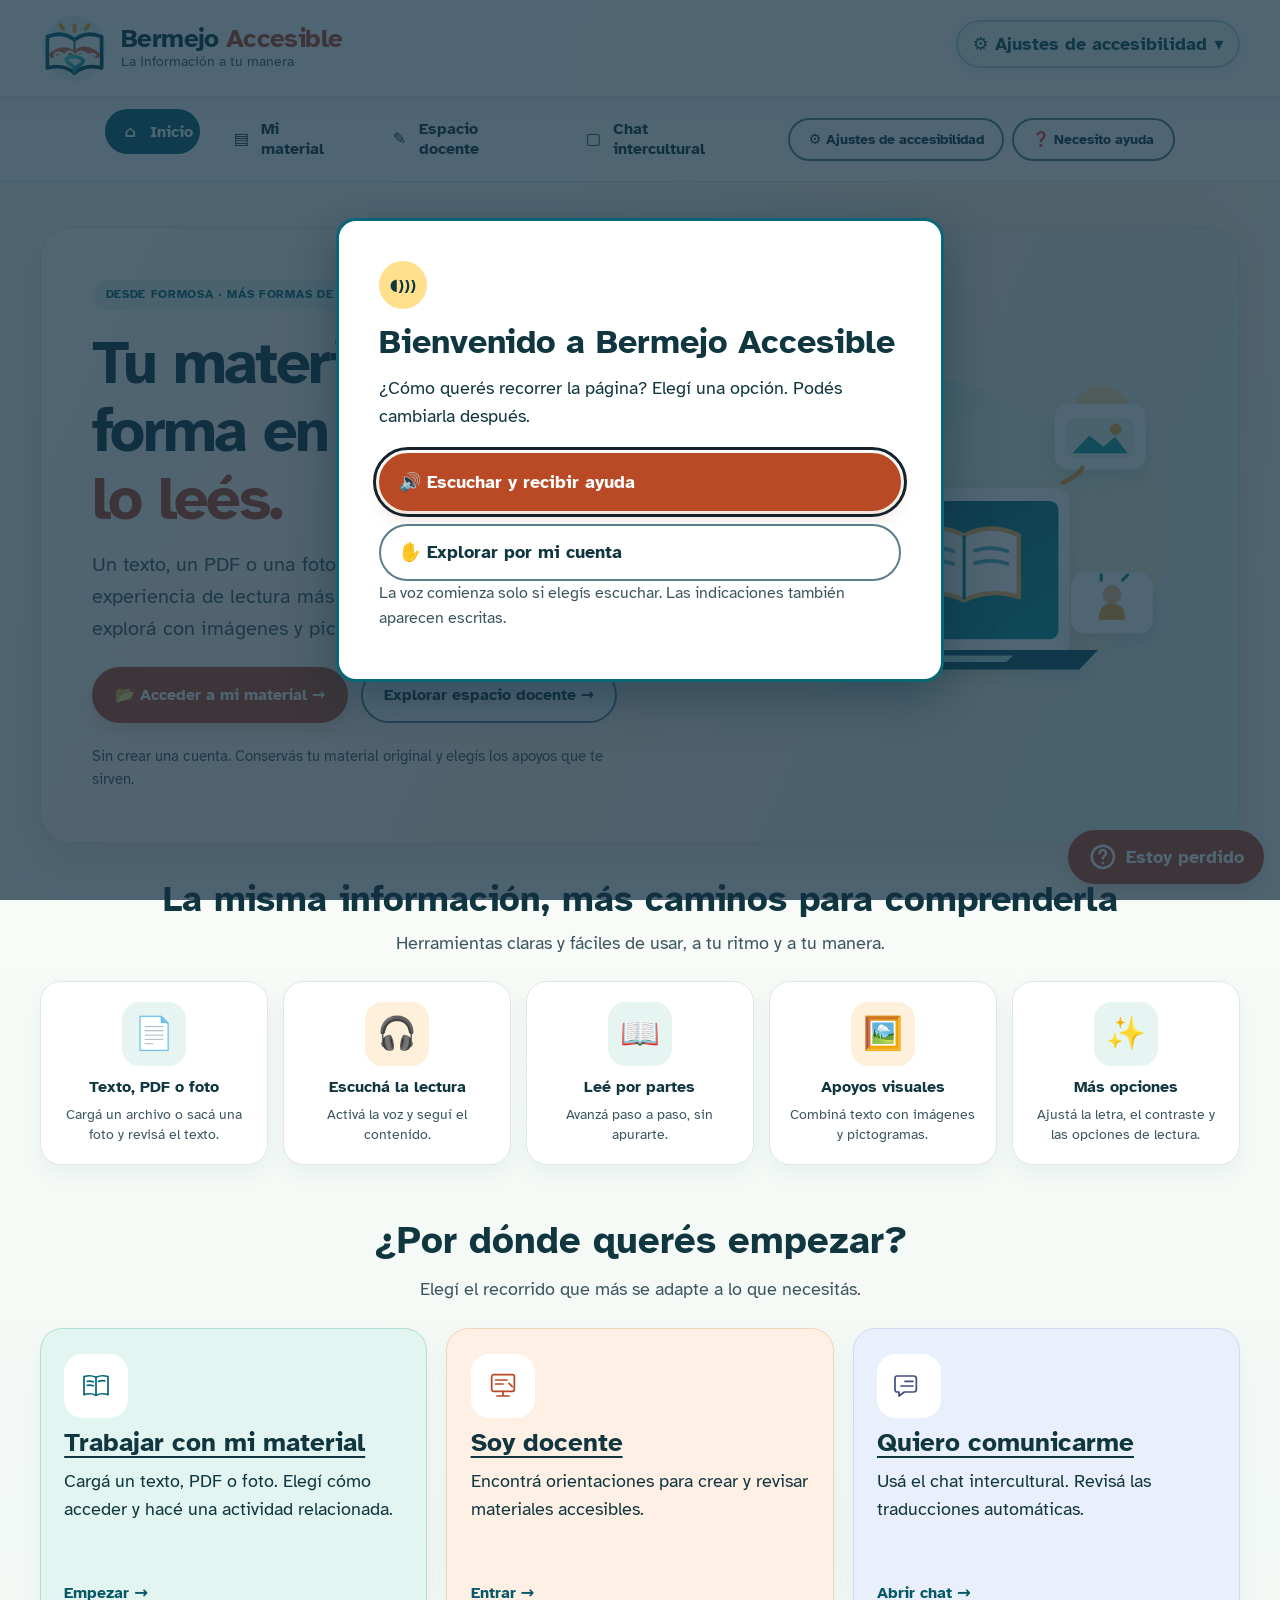
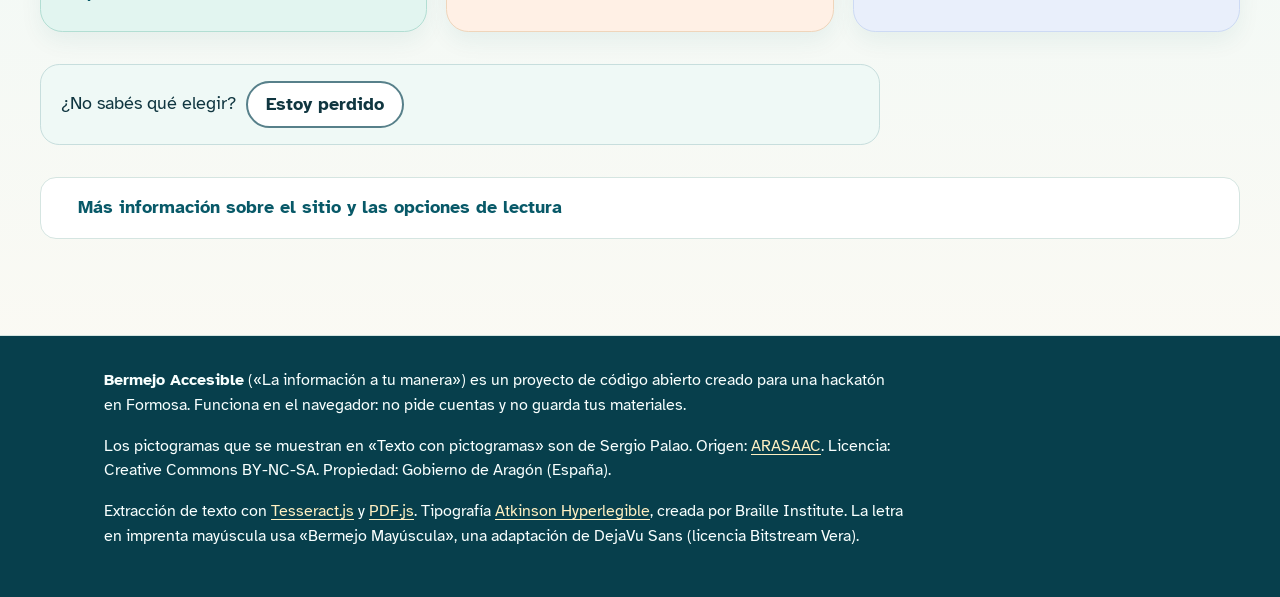
<file: index.html>
<!doctype html>
<html lang="es-AR">
<head>
  <meta charset="utf-8">
  <meta name="viewport" content="width=device-width, initial-scale=1">
  <title>Bermejo Accesible: la información a tu manera</title>
  <meta name="description" content="Convertí tu material en un texto accesible: letra ajustable, alto contraste, lectura en voz alta, partes, imágenes y pictogramas. Con un espacio para docentes.">
  <link rel="preconnect" href="https://fonts.googleapis.com">
  <link rel="preconnect" href="https://fonts.gstatic.com" crossorigin>
  <link rel="stylesheet" href="https://fonts.googleapis.com/css2?family=Atkinson+Hyperlegible:ital,wght@0,400;0,700;1,400&amp;display=swap">
  <link rel="icon" href="icono.svg" type="image/svg+xml">
  <link rel="stylesheet" href="css/estilos.css">
  <link rel="stylesheet" href="css/renovacion.css">
  <script src="js/navegacion.js" defer></script>
  <script src="js/preferencias.js"></script>
  <script src="js/asistente-global.js" defer></script>
</head>
<body class="pagina-inicio">
  <a class="saltar" href="#contenido">Ir al contenido</a>
  <header class="cabecera">
    <div class="contenedor cabecera__fila">
      <a class="marca" href="index.html">
        <img class="marca__logo" src="img/simbolo-bermejo.svg" alt="" width="112" height="112">
        <span class="marca__textos">
          <span class="marca__nombre">Bermejo <span class="marca__acento">Accesible</span></span>
          <span class="marca__lema">La información a tu manera</span>
        </span>
      </a>
      <div class="cabecera__acciones">
        <button class="boton menu-abrir" type="button" aria-controls="menu-principal" aria-expanded="false">☰ Menú</button>
        <details class="ajustes" id="ajustes">
          <summary class="boton">⚙ Ajustes de accesibilidad</summary>
          <div class="ajustes__fila">
            <p class="ajustes__titulo" id="ajustes-titulo">Ajustes de lectura</p>
            <div class="ajustes__grupo" role="group" aria-labelledby="letra-etiqueta">
              <span class="ajustes__etiqueta" id="letra-etiqueta">Letra:</span>
              <button type="button" class="boton boton--letra-mayuscula" data-letra-opcion="mayuscula" aria-pressed="false">Imprenta mayúscula</button>
              <button type="button" class="boton boton--letra-habitual" data-letra-opcion="habitual" aria-pressed="true">Texto habitual</button>
            </div>
            <div class="ajustes__grupo" role="group" aria-labelledby="tam-etiqueta">
              <span class="ajustes__etiqueta" id="tam-etiqueta">Tamaño del texto:</span>
              <button type="button" class="boton" data-ajuste="achicar">Más chico</button>
              <span class="ajustes__valor" id="tam-valor">100 %</span>
              <button type="button" class="boton" data-ajuste="agrandar">Más grande</button>
            </div>
            <div class="ajustes__grupo" role="group" aria-labelledby="con-etiqueta">
              <span class="ajustes__etiqueta" id="con-etiqueta">Contraste:</span>
              <button type="button" class="boton" data-contraste-opcion="normal" aria-pressed="true">Normal</button>
              <button type="button" class="boton" data-contraste-opcion="alto" aria-pressed="false">Alto</button>
            </div>
            <button type="button" class="boton" data-ajuste="restablecer">Restablecer ajustes</button>
            <p class="visualmente-oculto" id="ajustes-anuncio" role="status" aria-live="polite"></p>
          </div>
        </details>
      </div>
    </div>
  </header>
  <div class="sitio-grid">
      <nav class="nav-principal" id="menu-principal" aria-label="Secciones principales">
        <p class="nav-principal__titulo">Secciones</p>
        <ul>
          <li><a href="index.html" aria-current="page"><span aria-hidden="true">⌂</span> Inicio</a></li>
          <li><a href="material.html"><span aria-hidden="true">▤</span> Mi material</a></li>
          <li><a href="docente.html"><span aria-hidden="true">✎</span> Espacio docente</a></li>
          <li><a href="qom.html"><span aria-hidden="true">▢</span> Chat intercultural</a></li>
        </ul>
        <div class="nav-principal__atajos">
          <button type="button" class="boton" data-abrir-ajustes>⚙ Ajustes de accesibilidad</button>
          <button type="button" class="boton" data-abrir-ayuda>❓ Necesito ayuda</button>
        </div>
      </nav>

  <dialog id="bienvenida" class="bienvenida" aria-labelledby="bienvenida-titulo" aria-describedby="bienvenida-descripcion">
    <div class="bienvenida__contenido">
      <p class="bienvenida__simbolo" aria-hidden="true">◖)))</p>
      <h2 id="bienvenida-titulo">Bienvenido a Bermejo Accesible</h2>
      <p id="bienvenida-descripcion">¿Cómo querés recorrer la página? Elegí una opción. Podés cambiarla después.</p>
      <div class="bienvenida__opciones">
        <button type="button" class="boton boton--principal" id="bienvenida-guiada">🔊 Escuchar y recibir ayuda</button>
        <button type="button" class="boton" id="bienvenida-manual">✋ Explorar por mi cuenta</button>
      </div>
      <p class="ayuda">La voz comienza solo si elegís escuchar. Las indicaciones también aparecen escritas.</p>
    </div>
  </dialog>
  <main id="contenido" tabindex="-1" class="portada">
    <div class="contenedor">
      <div class="portada__hero">
        <div class="hero__texto">
          <p class="portada__ceja">DESDE FORMOSA · MÁS FORMAS DE APRENDER</p>
          <h1>Tu material, en la forma en que mejor <em>lo leés.</em></h1>
          <p class="intro">Un texto, un PDF o una foto pueden convertirse en una experiencia de lectura más clara: escuchá, leé por partes o explorá con imágenes y pictogramas.</p>
          <div class="hero__acciones">
            <a class="boton boton--principal" href="material.html">📂 Acceder a mi material →</a>
            <a class="boton" href="docente.html">Explorar espacio docente →</a>
          </div>
          <p class="hero__nota">Sin crear una cuenta. Conservás tu material original y elegís los apoyos que te sirven.</p>
        </div>
        <div class="hero__visual">
          <img src="img/hero-inclusion.svg" alt="Ilustración de lectura accesible con un libro, audio, imágenes y distintas formas de ver el texto" width="760" height="590">
        </div>
      </div>
      <section aria-labelledby="beneficios-titulo" class="seccion-beneficios">
        <div class="feature-intro">
          <h2 id="beneficios-titulo">La misma información, más caminos para comprenderla</h2>
          <p>Herramientas claras y fáciles de usar, a tu ritmo y a tu manera.</p>
        </div>
        <ul class="beneficios">
          <li><span class="beneficio__icono" aria-hidden="true">📄</span><strong>Texto, PDF o foto</strong><p>Cargá un archivo o sacá una foto y revisá el texto.</p></li>
          <li><span class="beneficio__icono" aria-hidden="true">🎧</span><strong>Escuchá la lectura</strong><p>Activá la voz y seguí el contenido.</p></li>
          <li><span class="beneficio__icono" aria-hidden="true">📖</span><strong>Leé por partes</strong><p>Avanzá paso a paso, sin apurarte.</p></li>
          <li><span class="beneficio__icono" aria-hidden="true">🖼️</span><strong>Apoyos visuales</strong><p>Combiná texto con imágenes y pictogramas.</p></li>
          <li><span class="beneficio__icono" aria-hidden="true">✨</span><strong>Más opciones</strong><p>Ajustá la letra, el contraste y las opciones de lectura.</p></li>
        </ul>
      </section>
      <div class="caminos-encabezado"><h2>¿Por dónde querés empezar?</h2><p>Elegí el recorrido que más se adapte a lo que necesitás.</p></div>
      <ul class="caminos caminos--inicio">
        <li><section class="camino" aria-labelledby="camino-material">
          <p class="camino__icono" aria-hidden="true"><svg viewBox="0 0 48 48" role="presentation" focusable="false"><path d="M24 11c-6-3-12-3-18-1v27c6-2 12-2 18 1 6-3 12-3 18-1V10c-6-2-12-2-18 1Z"/><path d="M24 11v27M11 17c3-.7 6-.4 9 .7M28 17c3-1.1 6-1.4 9-.7M11 23c3-.7 6-.4 9 .7"/></svg></p>
          <h2 id="camino-material"><a href="material.html">Trabajar con mi material</a></h2>
          <p>Cargá un texto, PDF o foto. Elegí cómo acceder y hacé una actividad relacionada.</p>
          <span class="camino__accion" aria-hidden="true">Empezar →</span>
        </section></li>
        <li><section class="camino camino--docente" aria-labelledby="camino-docente">
          <p class="camino__icono" aria-hidden="true"><svg viewBox="0 0 48 48" role="presentation" focusable="false"><rect x="7" y="7" width="34" height="25" rx="3"/><path d="M15 39h18M24 32v7M13 15h17M13 21h11M33 20l5 5"/></svg></p>
          <h2 id="camino-docente"><a href="docente.html">Soy docente</a></h2>
          <p>Encontrá orientaciones para crear y revisar materiales accesibles.</p>
          <span class="camino__accion" aria-hidden="true">Entrar →</span>
        </section></li>
        <li><section class="camino camino--chat" aria-labelledby="camino-chat">
          <p class="camino__icono" aria-hidden="true"><svg viewBox="0 0 48 48" role="presentation" focusable="false"><path d="M6 9h25a4 4 0 0 1 4 4v16a4 4 0 0 1-4 4H17l-8 6v-6H6a3 3 0 0 1-3-3V12a3 3 0 0 1 3-3Z"/><path d="M18 17h12M12 24h18"/></svg></p>
          <h2 id="camino-chat"><a href="qom.html">Quiero comunicarme</a></h2>
          <p>Usá el chat intercultural. Revisá las traducciones automáticas.</p>
          <span class="camino__accion" aria-hidden="true">Abrir chat →</span>
        </section></li>
      </ul>
      <p class="inicio-ayuda">¿No sabés qué elegir? <button type="button" class="boton" data-abrir-ayuda>Estoy perdido</button></p>
      <details class="inicio-informacion" id="informacion">
        <summary>Más información sobre el sitio y las opciones de lectura</summary>
        <div class="inicio-informacion__contenido">
      <section class="lector-ayuda" aria-labelledby="lector-titulo">
        <h2 id="lector-titulo">¿Usás un lector de pantalla?</h2>
        <p>Podés usar el lector que ya trae tu dispositivo. No hace falta instalar nada ni activarlo desde esta web.</p>
        <ul>
          <li><strong>Computadora con Windows:</strong> Narrador viene incluido y se activa con la tecla de Windows + Ctrl + Enter. También funciona con NVDA, que es gratuito.</li>
          <li><strong>Celular Android:</strong> TalkBack, en Ajustes › Accesibilidad.</li>
          <li><strong>iPhone:</strong> VoiceOver, en Ajustes › Accesibilidad.</li>
        </ul>
        <p>Cada página empieza con el enlace «Ir al contenido» y está ordenada con títulos. Con NVDA o Narrador, la tecla H salta de título en título; con TalkBack o VoiceOver, elegí «Encabezados» en el menú de lectura o en el rotor.</p>
        <p>La opción «Imprenta mayúscula» solo cambia cómo se ven las letras: tu lector recibe el texto tal como está escrito. La «Lectura en voz alta» de Acceder a mi material es para quien no usa lector de pantalla; si ya usás uno, leé el texto directamente con él.</p>
      </section>

      <section aria-labelledby="formas-titulo">
        <h2 id="formas-titulo">Seis formas de leer el mismo texto</h2>
        <ul class="formas">
          <li><h3>Lectura ajustable</h3><p>Cambiá el tamaño de la letra, el espacio entre líneas, letras y palabras.</p></li>
          <li><h3>Alto contraste</h3><p>Elegí colores de fondo y de letra que te cansen menos la vista.</p></li>
          <li><h3>Lectura en voz alta</h3><p>Escuchá el texto cuando quieras, con botones para pausar, volver o avanzar.</p></li>
          <li><h3>Por partes</h3><p>El texto dividido en partes cortas, con un índice y marcas de lo que ya leíste.</p></li>
          <li><h3>Texto con imágenes</h3><p>Dibujos simples junto a las ideas principales, siempre con el texto escrito.</p></li>
          <li><h3>Texto con pictogramas</h3><p>Pictogramas de ARASAAC acompañando las palabras clave de cada parte.</p></li>
        </ul>
      </section>

      <section aria-labelledby="como-titulo">
        <h2 id="como-titulo">Cómo funciona</h2>
        <ol class="pasos-lista">
          <li><h3>Cargá tu material</h3><p>Texto pegado, archivo PDF o foto. También podés probar con ejemplos.</p></li>
          <li><h3>Revisá el texto</h3><p>La lectura automática puede equivocarse. Corregí lo necesario. El original sigue disponible.</p></li>
          <li><h3>Elegí cómo leer</h3><p>Cambiá de forma cuando quieras. Tus ajustes se mantienen.</p></li>
        </ol>
      </section>

      <section class="nota-privacidad" aria-labelledby="privacidad-titulo">
        <h2 id="privacidad-titulo">Tus archivos se quedan en tu dispositivo</h2>
        <p>El texto de tus fotos y PDF se lee dentro de tu navegador. No hace falta crear una cuenta y la web no guarda tus materiales: al cerrar la pestaña, se borran.</p>
        <p>La primera vez, el navegador descarga las herramientas de lectura (PDF.js y Tesseract.js) y el idioma español. Si elegís «Texto con pictogramas», se envían a ARASAAC solo algunas palabras sueltas para buscar cada pictograma, y te avisamos antes.</p>
      </section>
        </div>
      </details>
    </div>
  </main>
  </div>
  <footer class="pie">
    <div class="contenedor">
      <p><strong>Bermejo Accesible</strong> («La información a tu manera») es un proyecto de código abierto creado para una hackatón en Formosa. Funciona en el navegador: no pide cuentas y no guarda tus materiales.</p>
      <p>Los pictogramas que se muestran en «Texto con pictogramas» son de Sergio Palao. Origen: <a href="https://arasaac.org">ARASAAC</a>. Licencia: Creative Commons BY-NC-SA. Propiedad: Gobierno de Aragón (España).</p>
      <p>Extracción de texto con <a href="https://tesseract.projectnaptha.com/">Tesseract.js</a> y <a href="https://mozilla.github.io/pdf.js/">PDF.js</a>. Tipografía <a href="https://www.brailleinstitute.org/freefont/">Atkinson Hyperlegible</a>, creada por Braille Institute. La letra en imprenta mayúscula usa «Bermejo Mayúscula», una adaptación de DejaVu Sans (licencia Bitstream Vera).</p>
    </div>
  </footer>

</body>
</html>
</file>
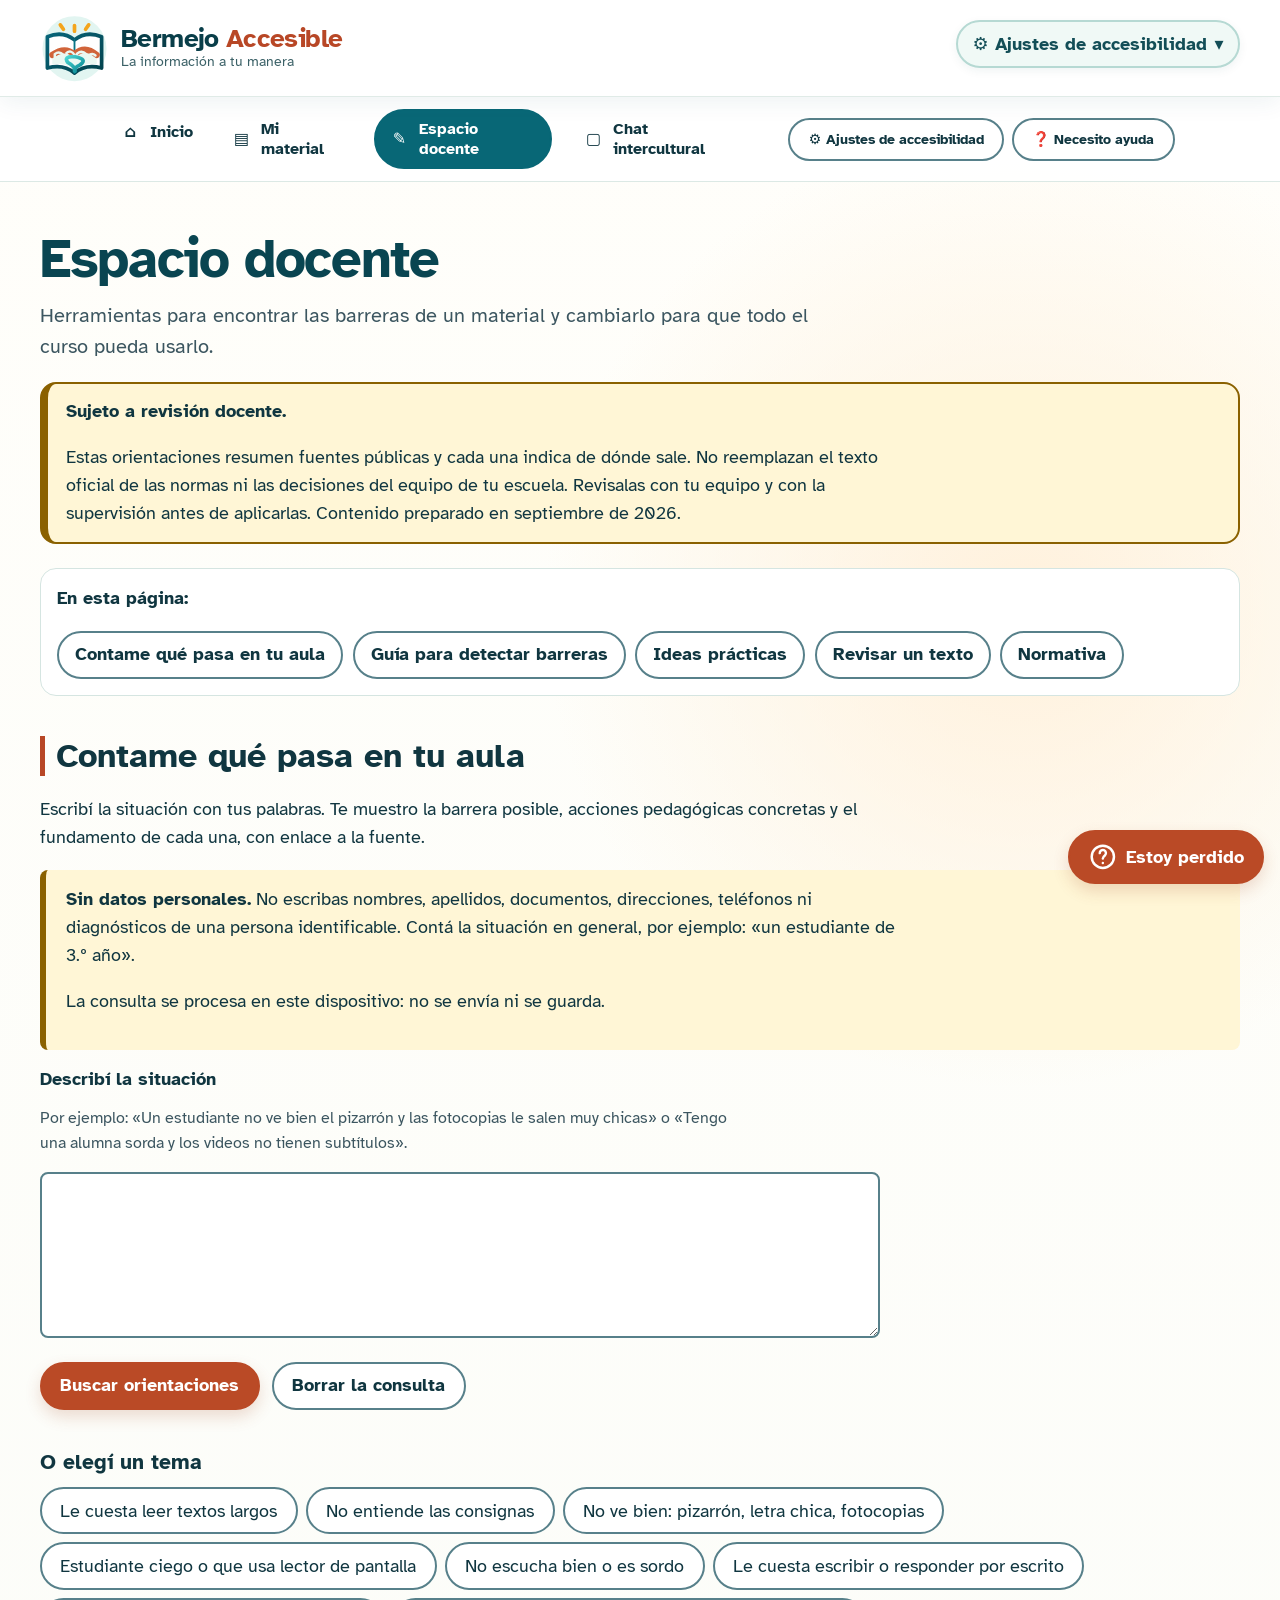
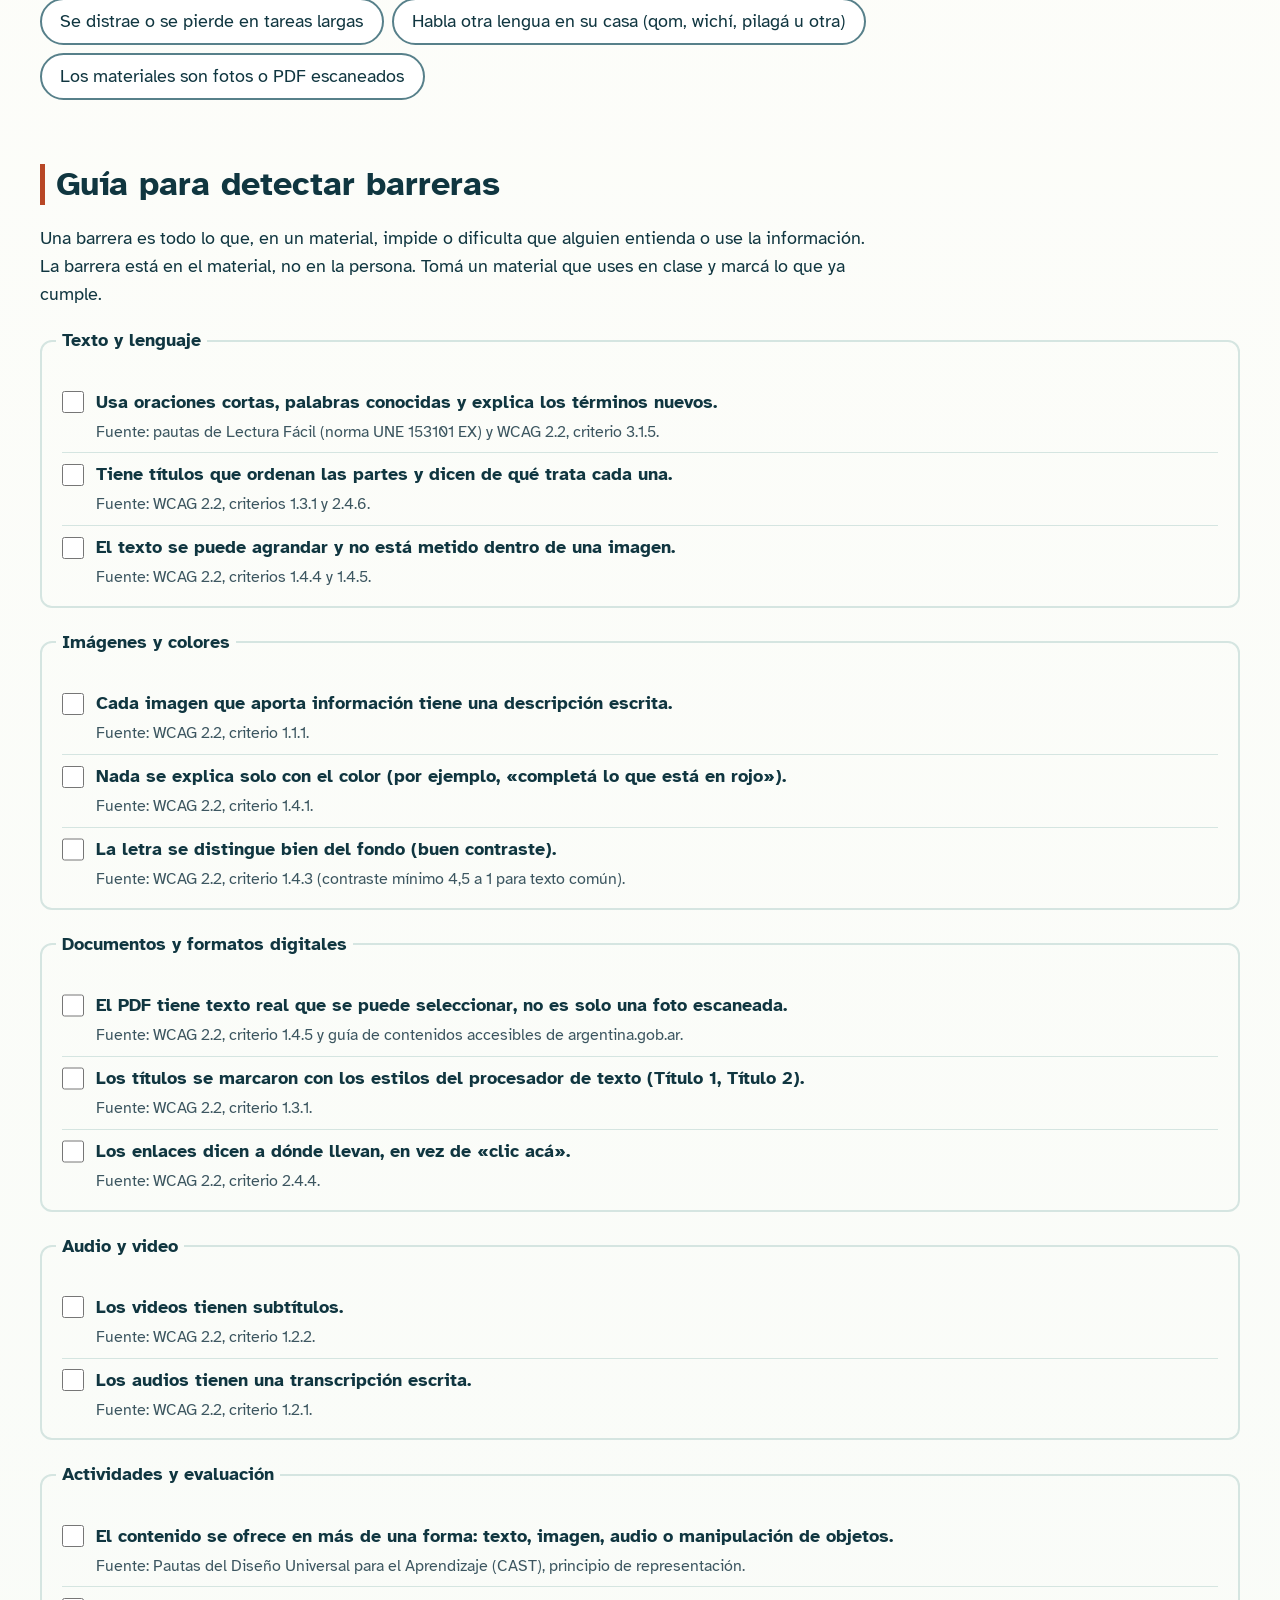
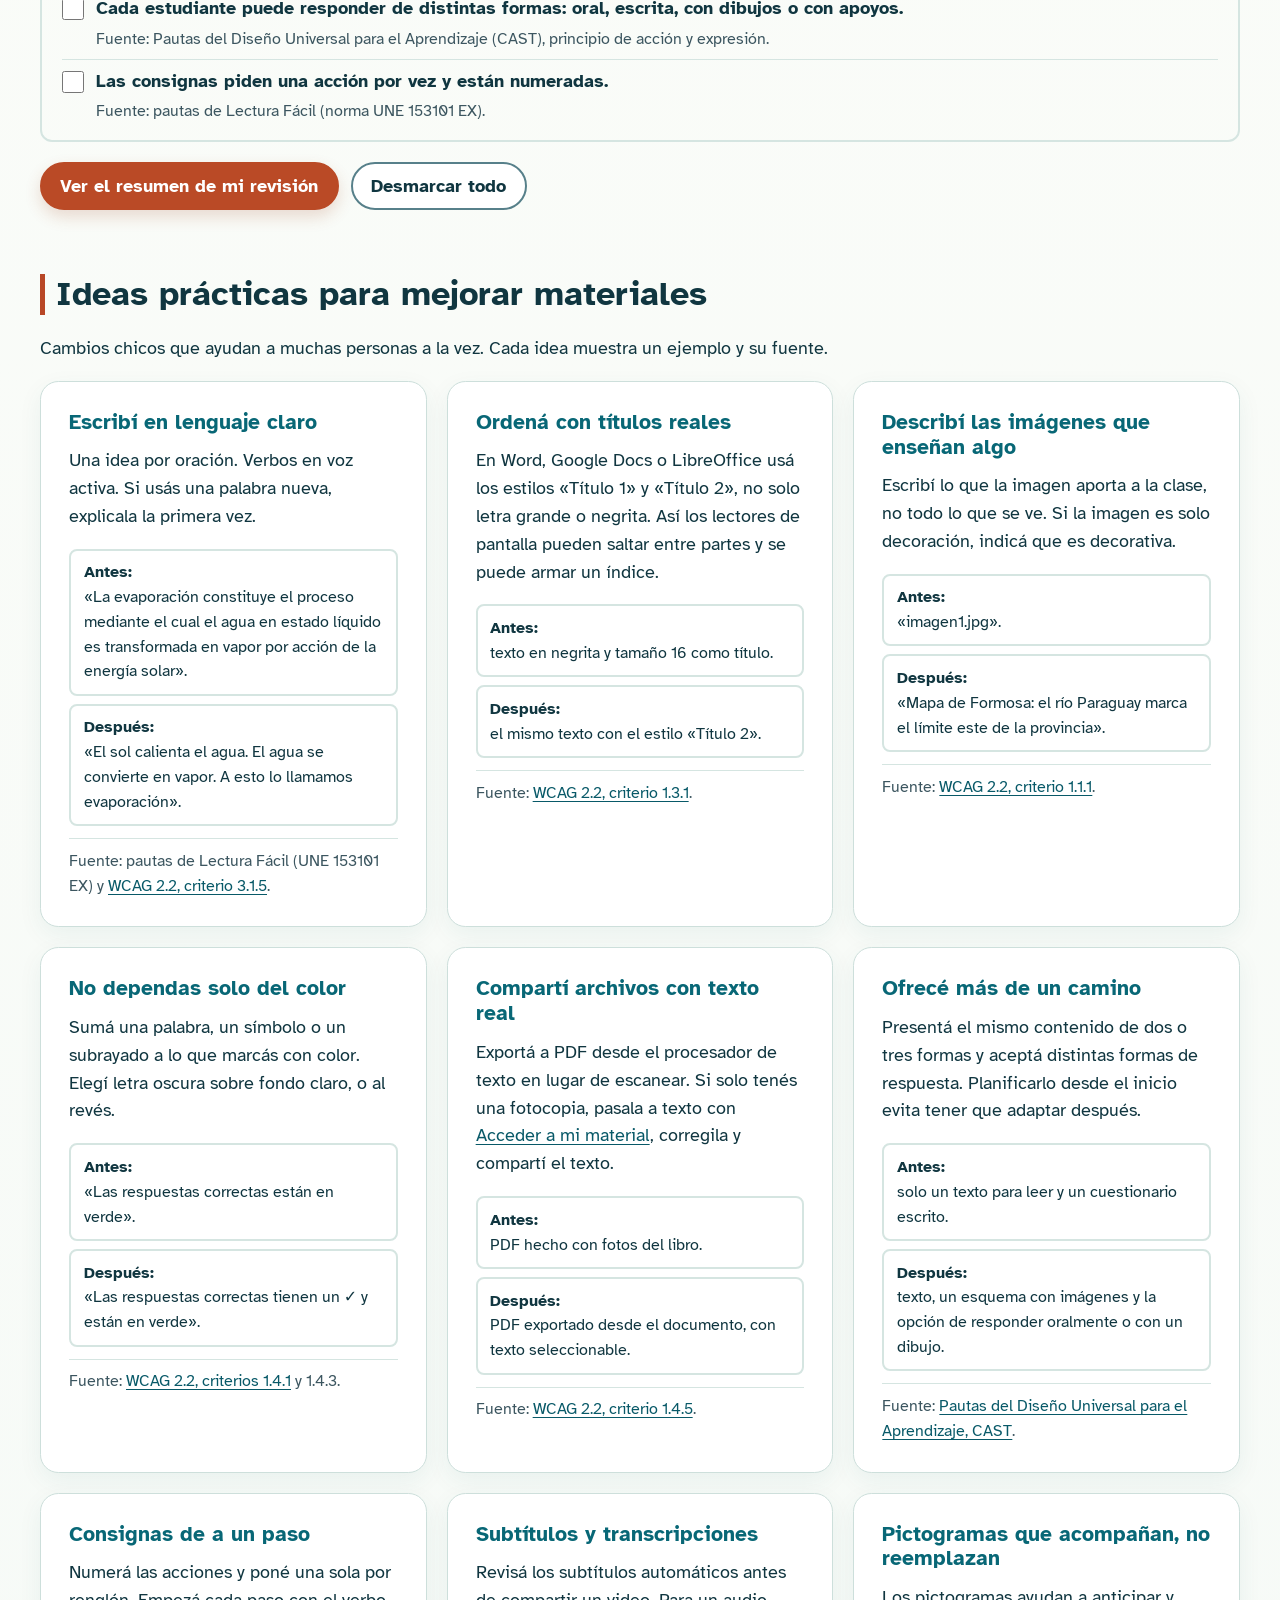
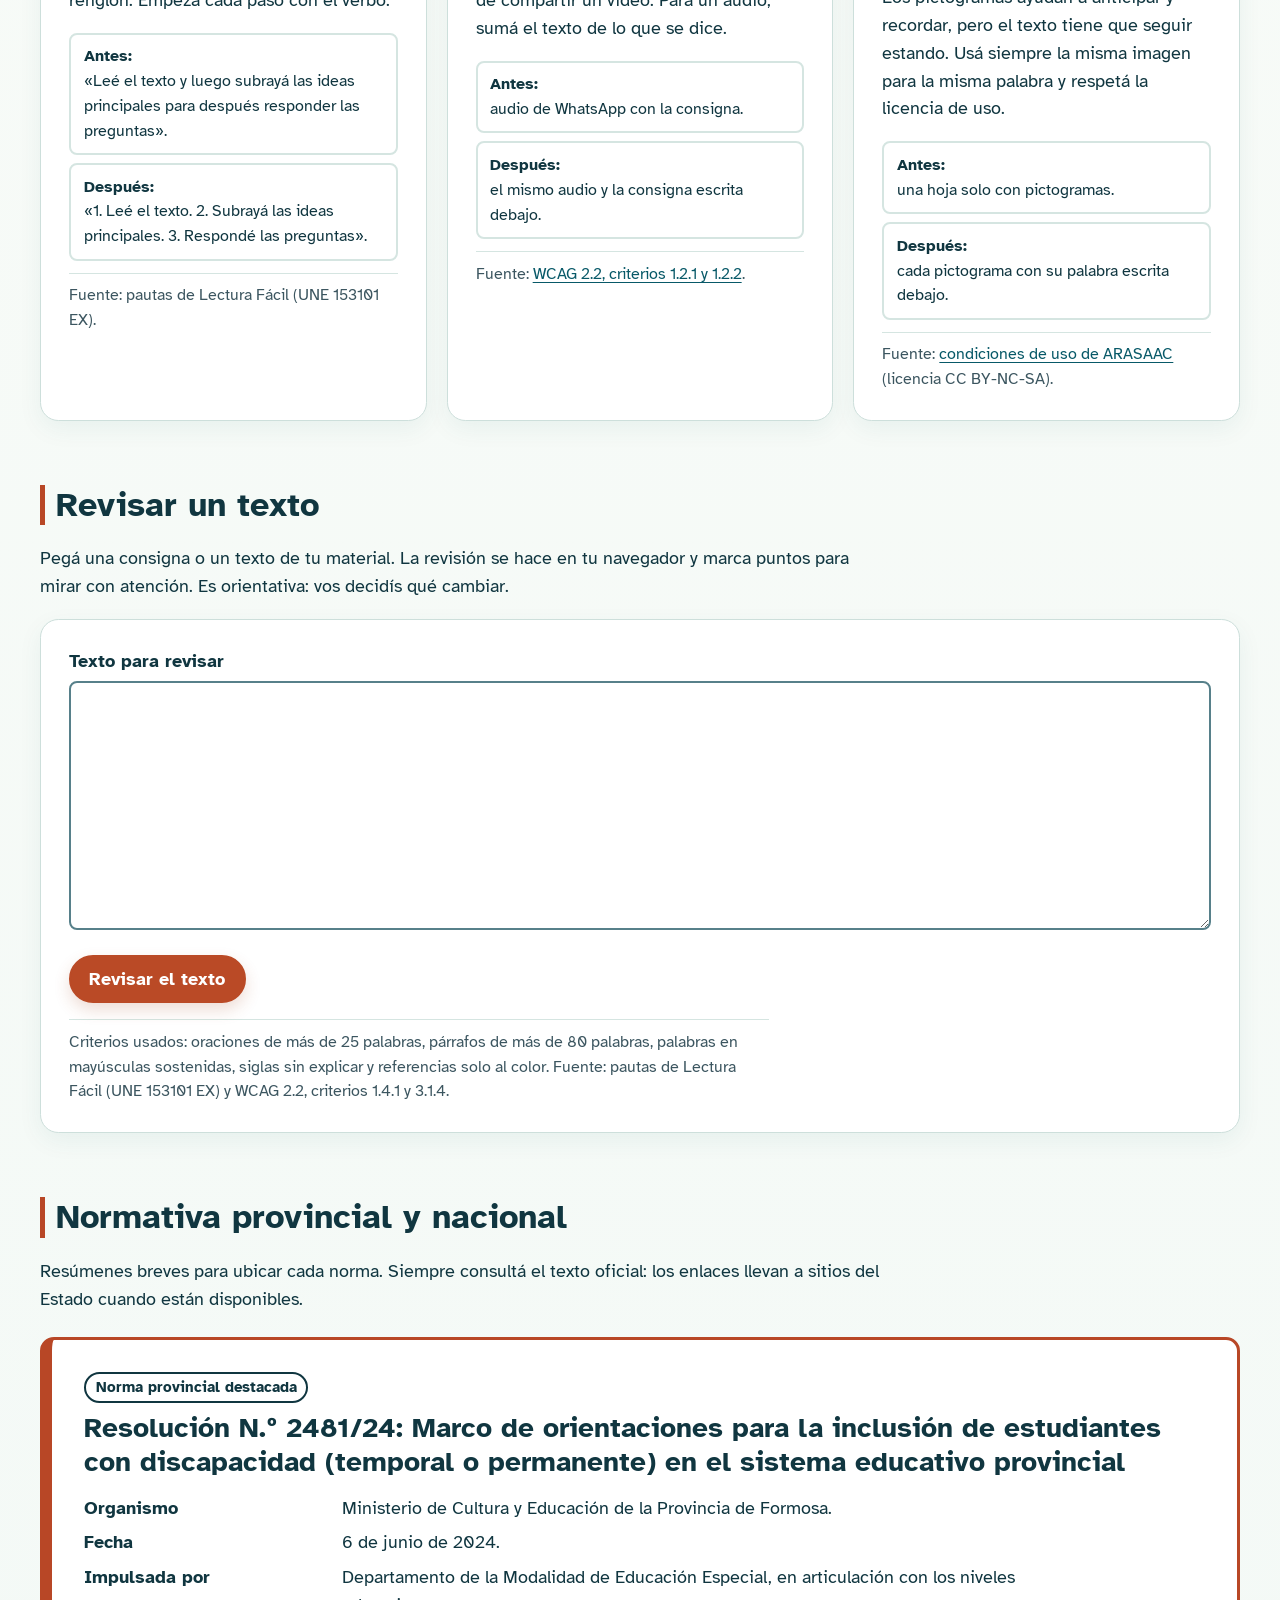
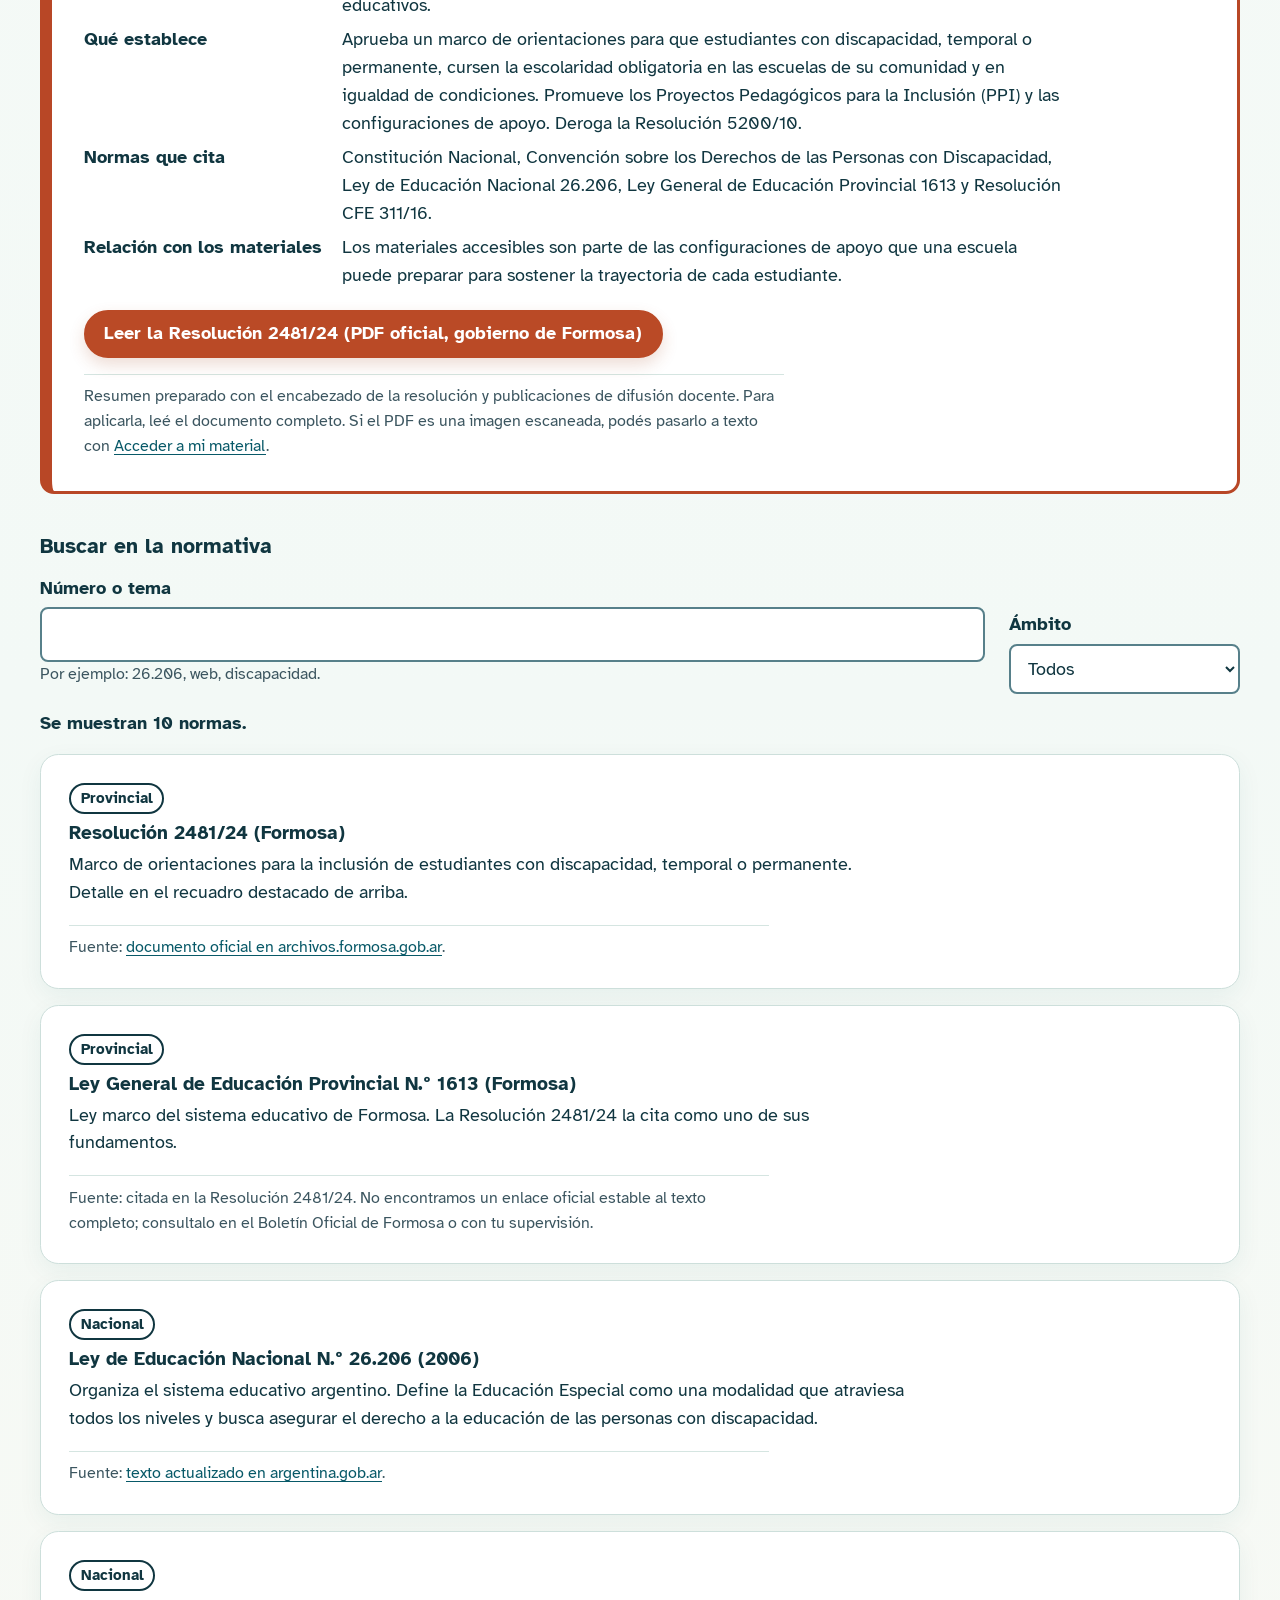
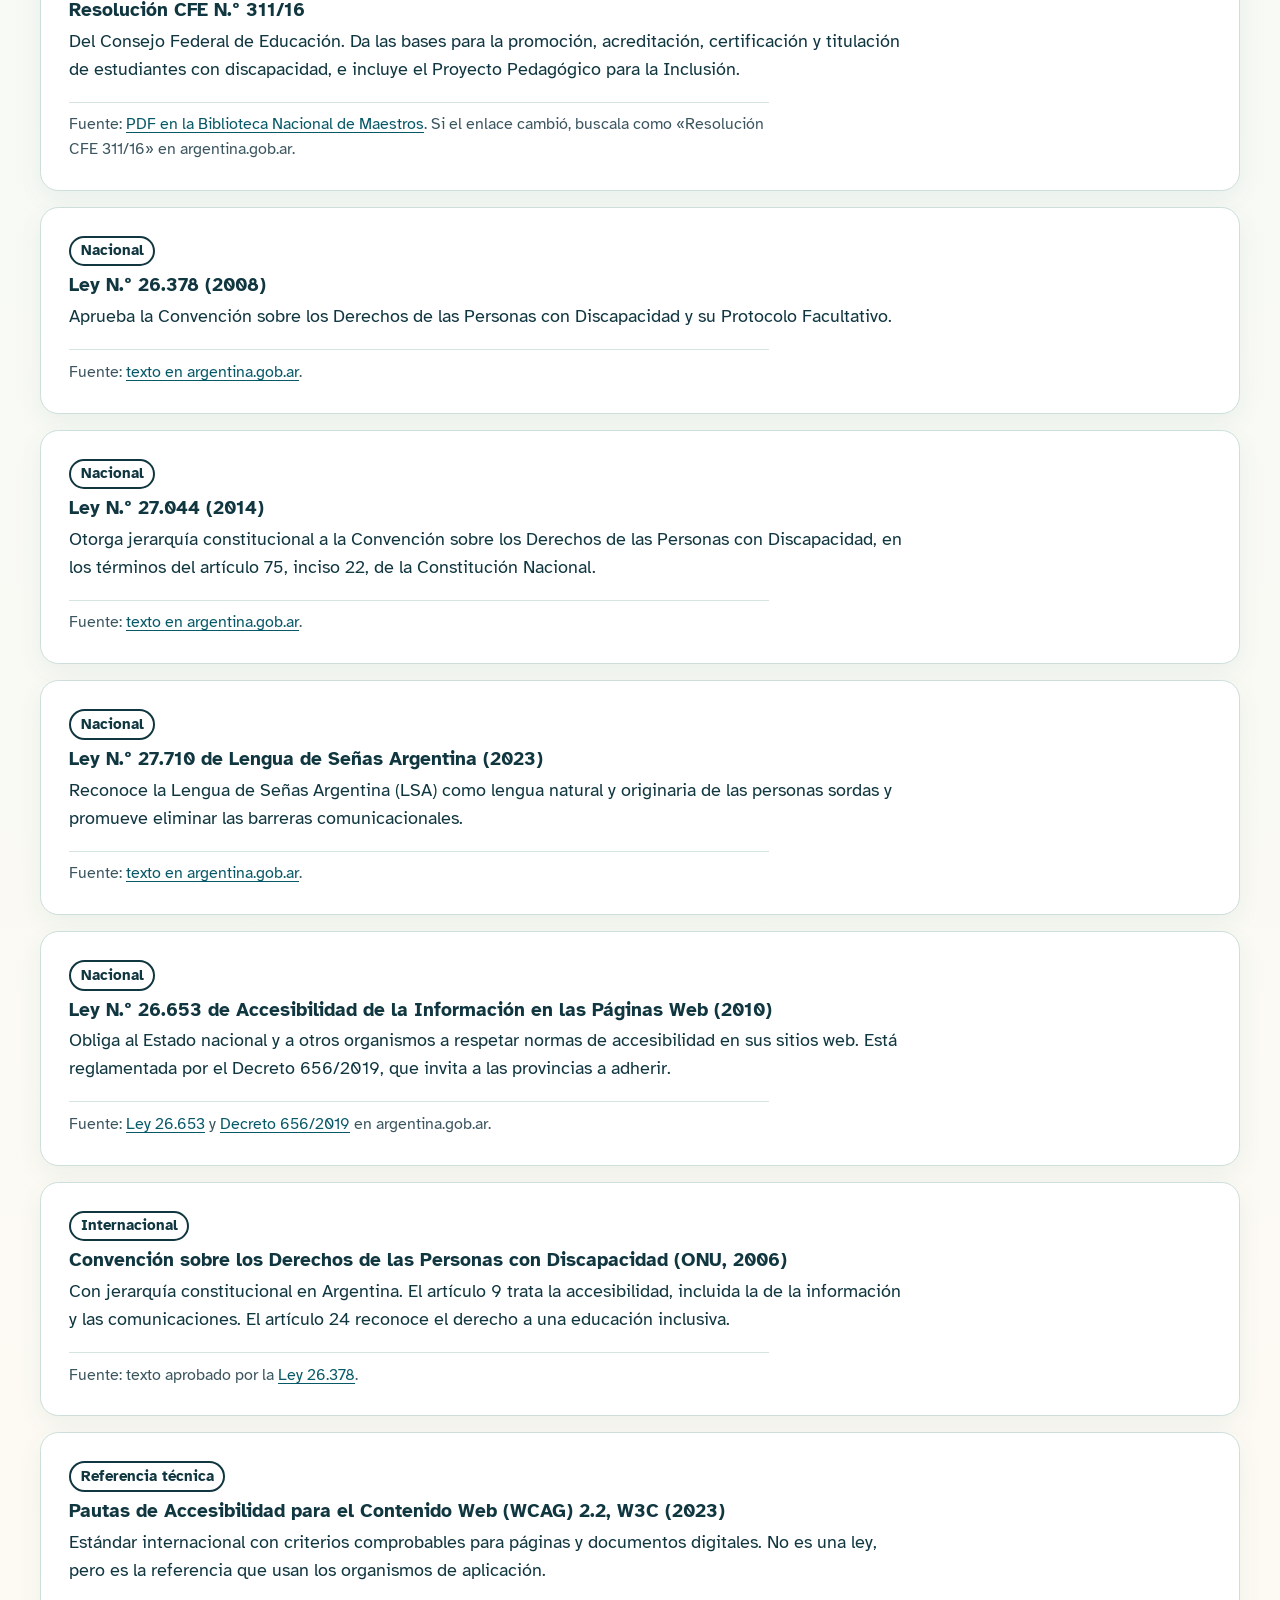
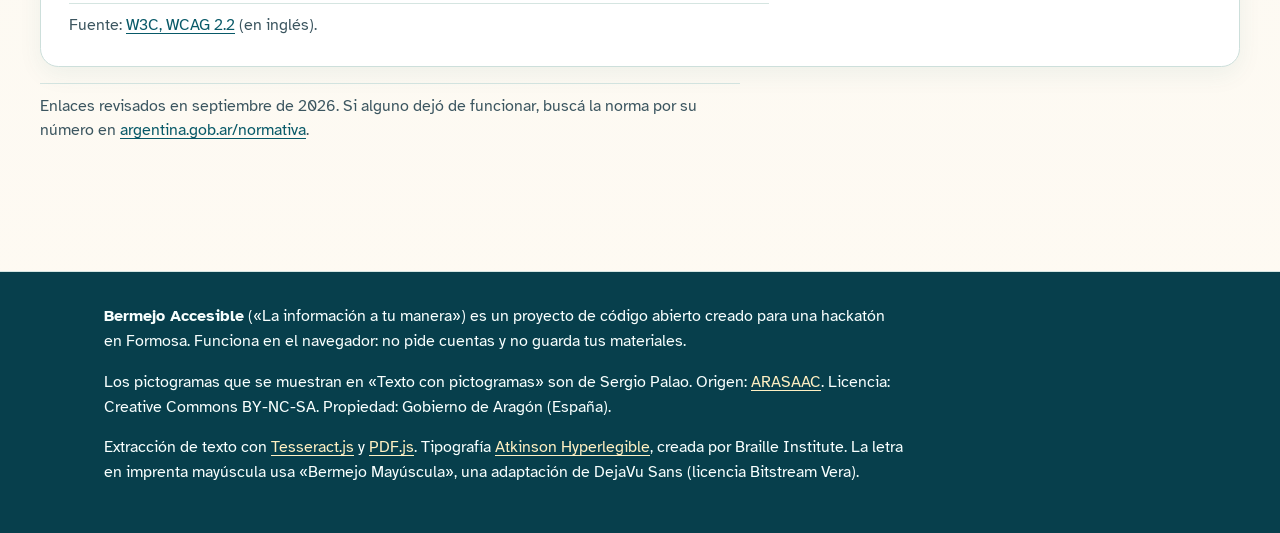
<file: docente.html>
<!doctype html>
<html lang="es-AR">
<head>
  <meta charset="utf-8">
  <meta name="viewport" content="width=device-width, initial-scale=1">
  <title>Espacio docente | Bermejo Accesible</title>
  <meta name="description" content="Guía para detectar barreras en materiales educativos, ideas prácticas, revisor de textos y normativa de Formosa y Argentina, con la Resolución 2481/24.">
  <link rel="preconnect" href="https://fonts.googleapis.com">
  <link rel="preconnect" href="https://fonts.gstatic.com" crossorigin>
  <link rel="stylesheet" href="https://fonts.googleapis.com/css2?family=Atkinson+Hyperlegible:ital,wght@0,400;0,700;1,400&amp;display=swap">
  <link rel="icon" href="icono.svg" type="image/svg+xml">
  <link rel="stylesheet" href="css/estilos.css">
  <link rel="stylesheet" href="css/renovacion.css">
  <script src="js/navegacion.js" defer></script>
  <script src="js/preferencias.js"></script>
  <script src="js/asistente-global.js" defer></script>
  <script src="js/docente.js" defer></script>
  <script src="js/consulta.js" defer></script>
</head>
<body>
  <a class="saltar" href="#contenido">Ir al contenido</a>
  <header class="cabecera">
    <div class="contenedor cabecera__fila">
      <a class="marca" href="index.html">
        <img class="marca__logo" src="img/simbolo-bermejo.svg" alt="" width="112" height="112">
        <span class="marca__textos">
          <span class="marca__nombre">Bermejo <span class="marca__acento">Accesible</span></span>
          <span class="marca__lema">La información a tu manera</span>
        </span>
      </a>
      <div class="cabecera__acciones">
        <button class="boton menu-abrir" type="button" aria-controls="menu-principal" aria-expanded="false">☰ Menú</button>
        <details class="ajustes" id="ajustes">
          <summary class="boton">⚙ Ajustes de accesibilidad</summary>
          <div class="ajustes__fila">
            <p class="ajustes__titulo" id="ajustes-titulo">Ajustes de lectura</p>
            <div class="ajustes__grupo" role="group" aria-labelledby="letra-etiqueta">
              <span class="ajustes__etiqueta" id="letra-etiqueta">Letra:</span>
              <button type="button" class="boton boton--letra-mayuscula" data-letra-opcion="mayuscula" aria-pressed="false">Imprenta mayúscula</button>
              <button type="button" class="boton boton--letra-habitual" data-letra-opcion="habitual" aria-pressed="true">Texto habitual</button>
            </div>
            <div class="ajustes__grupo" role="group" aria-labelledby="tam-etiqueta">
              <span class="ajustes__etiqueta" id="tam-etiqueta">Tamaño del texto:</span>
              <button type="button" class="boton" data-ajuste="achicar">Más chico</button>
              <span class="ajustes__valor" id="tam-valor">100 %</span>
              <button type="button" class="boton" data-ajuste="agrandar">Más grande</button>
            </div>
            <div class="ajustes__grupo" role="group" aria-labelledby="con-etiqueta">
              <span class="ajustes__etiqueta" id="con-etiqueta">Contraste:</span>
              <button type="button" class="boton" data-contraste-opcion="normal" aria-pressed="true">Normal</button>
              <button type="button" class="boton" data-contraste-opcion="alto" aria-pressed="false">Alto</button>
            </div>
            <button type="button" class="boton" data-ajuste="restablecer">Restablecer ajustes</button>
            <p class="visualmente-oculto" id="ajustes-anuncio" role="status" aria-live="polite"></p>
          </div>
        </details>
      </div>
    </div>
  </header>
  <div class="sitio-grid">
      <nav class="nav-principal" id="menu-principal" aria-label="Secciones principales">
        <p class="nav-principal__titulo">Secciones</p>
        <ul>
          <li><a href="index.html"><span aria-hidden="true">⌂</span> Inicio</a></li>
          <li><a href="material.html"><span aria-hidden="true">▤</span> Mi material</a></li>
          <li><a href="docente.html" aria-current="page"><span aria-hidden="true">✎</span> Espacio docente</a></li>
          <li><a href="qom.html"><span aria-hidden="true">▢</span> Chat intercultural</a></li>
        </ul>
        <div class="nav-principal__atajos">
          <button type="button" class="boton" data-abrir-ajustes>⚙ Ajustes de accesibilidad</button>
          <button type="button" class="boton" data-abrir-ayuda>❓ Necesito ayuda</button>
        </div>
      </nav>

  <main id="contenido" tabindex="-1">
    <div class="contenedor">
      <h1>Espacio docente</h1>
      <p class="intro">Herramientas para encontrar las barreras de un material y cambiarlo para que todo el curso pueda usarlo.</p>

      <div class="aviso" role="note" aria-labelledby="revision-titulo">
        <p id="revision-titulo"><strong>Sujeto a revisión docente.</strong></p>
        <p>Estas orientaciones resumen fuentes públicas y cada una indica de dónde sale. No reemplazan el texto oficial de las normas ni las decisiones del equipo de tu escuela. Revisalas con tu equipo y con la supervisión antes de aplicarlas. Contenido preparado en septiembre de 2026.</p>
      </div>

      <nav class="indice-pagina" aria-labelledby="en-esta-pagina">
        <p id="en-esta-pagina"><strong>En esta página:</strong></p>
        <ul>
          <li><a href="#consulta">Contame qué pasa en tu aula</a></li>
          <li><a href="#guia">Guía para detectar barreras</a></li>
          <li><a href="#ideas">Ideas prácticas</a></li>
          <li><a href="#revisor">Revisar un texto</a></li>
          <li><a href="#normativa">Normativa</a></li>
        </ul>
      </nav>

      <!-- ================= CONSULTA POR SITUACIÓN ================= -->
      <section class="seccion-docente" id="consulta" aria-labelledby="consulta-titulo" tabindex="-1">
        <h2 id="consulta-titulo">Contame qué pasa en tu aula</h2>
        <p>Escribí la situación con tus palabras. Te muestro la barrera posible, acciones pedagógicas concretas y el fundamento de cada una, con enlace a la fuente.</p>
        <div class="consulta__aviso-datos" role="note">
          <p><strong>Sin datos personales.</strong> No escribas nombres, apellidos, documentos, direcciones, teléfonos ni diagnósticos de una persona identificable. Contá la situación en general, por ejemplo: «un estudiante de 3.º año».</p>
          <p>La consulta se procesa en este dispositivo: no se envía ni se guarda.</p>
        </div>
        <noscript><p class="aviso">La consulta necesita JavaScript. Mientras tanto, podés usar la guía y la normativa de esta página.</p></noscript>
        <form class="consulta__form" id="consulta-form" novalidate>
          <label class="etiqueta" for="consulta-texto">Describí la situación</label>
          <p class="ayuda" id="consulta-ayuda">Por ejemplo: «Un estudiante no ve bien el pizarrón y las fotocopias le salen muy chicas» o «Tengo una alumna sorda y los videos no tienen subtítulos».</p>
          <textarea id="consulta-texto" rows="5" aria-describedby="consulta-ayuda"></textarea>
          <p class="error-campo" id="consulta-error" hidden></p>
          <div class="fila-botones">
            <button type="submit" class="boton boton--principal">Buscar orientaciones</button>
            <button type="button" class="boton" id="consulta-borrar">Borrar la consulta</button>
          </div>
        </form>
        <div class="consulta__resultado" id="consulta-resultado" aria-live="off"></div>
        <h3 id="temas-titulo">O elegí un tema</h3>
        <ul class="consulta__temas" id="consulta-temas" aria-labelledby="temas-titulo"></ul>
      </section>

      <!-- ================= GUÍA ================= -->
      <section class="seccion-docente" id="guia" aria-labelledby="guia-titulo" tabindex="-1">
        <h2 id="guia-titulo">Guía para detectar barreras</h2>
        <p>Una barrera es todo lo que, en un material, impide o dificulta que alguien entienda o use la información. La barrera está en el material, no en la persona. Tomá un material que uses en clase y marcá lo que ya cumple.</p>

        <form class="chequeo" id="form-chequeo" novalidate>
          <fieldset>
            <legend>Texto y lenguaje</legend>
            <div class="item-chequeo">
              <input type="checkbox" id="ch-1" data-idea="idea-lenguaje" aria-describedby="f-1">
              <div><label for="ch-1">Usa oraciones cortas, palabras conocidas y explica los términos nuevos.</label><span class="fuente" id="f-1">Fuente: pautas de Lectura Fácil (norma UNE 153101 EX) y WCAG 2.2, criterio 3.1.5.</span></div>
            </div>
            <div class="item-chequeo">
              <input type="checkbox" id="ch-2" data-idea="idea-titulos" aria-describedby="f-2">
              <div><label for="ch-2">Tiene títulos que ordenan las partes y dicen de qué trata cada una.</label><span class="fuente" id="f-2">Fuente: WCAG 2.2, criterios 1.3.1 y 2.4.6.</span></div>
            </div>
            <div class="item-chequeo">
              <input type="checkbox" id="ch-3" data-idea="idea-archivos" aria-describedby="f-3">
              <div><label for="ch-3">El texto se puede agrandar y no está metido dentro de una imagen.</label><span class="fuente" id="f-3">Fuente: WCAG 2.2, criterios 1.4.4 y 1.4.5.</span></div>
            </div>
          </fieldset>

          <fieldset>
            <legend>Imágenes y colores</legend>
            <div class="item-chequeo">
              <input type="checkbox" id="ch-4" data-idea="idea-imagenes" aria-describedby="f-4">
              <div><label for="ch-4">Cada imagen que aporta información tiene una descripción escrita.</label><span class="fuente" id="f-4">Fuente: WCAG 2.2, criterio 1.1.1.</span></div>
            </div>
            <div class="item-chequeo">
              <input type="checkbox" id="ch-5" data-idea="idea-color" aria-describedby="f-5">
              <div><label for="ch-5">Nada se explica solo con el color (por ejemplo, «completá lo que está en rojo»).</label><span class="fuente" id="f-5">Fuente: WCAG 2.2, criterio 1.4.1.</span></div>
            </div>
            <div class="item-chequeo">
              <input type="checkbox" id="ch-6" data-idea="idea-color" aria-describedby="f-6">
              <div><label for="ch-6">La letra se distingue bien del fondo (buen contraste).</label><span class="fuente" id="f-6">Fuente: WCAG 2.2, criterio 1.4.3 (contraste mínimo 4,5 a 1 para texto común).</span></div>
            </div>
          </fieldset>

          <fieldset>
            <legend>Documentos y formatos digitales</legend>
            <div class="item-chequeo">
              <input type="checkbox" id="ch-7" data-idea="idea-archivos" aria-describedby="f-7">
              <div><label for="ch-7">El PDF tiene texto real que se puede seleccionar, no es solo una foto escaneada.</label><span class="fuente" id="f-7">Fuente: WCAG 2.2, criterio 1.4.5 y guía de contenidos accesibles de argentina.gob.ar.</span></div>
            </div>
            <div class="item-chequeo">
              <input type="checkbox" id="ch-8" data-idea="idea-titulos" aria-describedby="f-8">
              <div><label for="ch-8">Los títulos se marcaron con los estilos del procesador de texto (Título 1, Título 2).</label><span class="fuente" id="f-8">Fuente: WCAG 2.2, criterio 1.3.1.</span></div>
            </div>
            <div class="item-chequeo">
              <input type="checkbox" id="ch-9" data-idea="idea-titulos" aria-describedby="f-9">
              <div><label for="ch-9">Los enlaces dicen a dónde llevan, en vez de «clic acá».</label><span class="fuente" id="f-9">Fuente: WCAG 2.2, criterio 2.4.4.</span></div>
            </div>
          </fieldset>

          <fieldset>
            <legend>Audio y video</legend>
            <div class="item-chequeo">
              <input type="checkbox" id="ch-10" data-idea="idea-video" aria-describedby="f-10">
              <div><label for="ch-10">Los videos tienen subtítulos.</label><span class="fuente" id="f-10">Fuente: WCAG 2.2, criterio 1.2.2.</span></div>
            </div>
            <div class="item-chequeo">
              <input type="checkbox" id="ch-11" data-idea="idea-video" aria-describedby="f-11">
              <div><label for="ch-11">Los audios tienen una transcripción escrita.</label><span class="fuente" id="f-11">Fuente: WCAG 2.2, criterio 1.2.1.</span></div>
            </div>
          </fieldset>

          <fieldset>
            <legend>Actividades y evaluación</legend>
            <div class="item-chequeo">
              <input type="checkbox" id="ch-12" data-idea="idea-formatos" aria-describedby="f-12">
              <div><label for="ch-12">El contenido se ofrece en más de una forma: texto, imagen, audio o manipulación de objetos.</label><span class="fuente" id="f-12">Fuente: Pautas del Diseño Universal para el Aprendizaje (CAST), principio de representación.</span></div>
            </div>
            <div class="item-chequeo">
              <input type="checkbox" id="ch-13" data-idea="idea-formatos" aria-describedby="f-13">
              <div><label for="ch-13">Cada estudiante puede responder de distintas formas: oral, escrita, con dibujos o con apoyos.</label><span class="fuente" id="f-13">Fuente: Pautas del Diseño Universal para el Aprendizaje (CAST), principio de acción y expresión.</span></div>
            </div>
            <div class="item-chequeo">
              <input type="checkbox" id="ch-14" data-idea="idea-consignas" aria-describedby="f-14">
              <div><label for="ch-14">Las consignas piden una acción por vez y están numeradas.</label><span class="fuente" id="f-14">Fuente: pautas de Lectura Fácil (norma UNE 153101 EX).</span></div>
            </div>
          </fieldset>

          <div class="fila-botones">
            <button type="submit" class="boton boton--principal">Ver el resumen de mi revisión</button>
            <button type="reset" class="boton">Desmarcar todo</button>
          </div>
        </form>

        <div id="resumen-chequeo" class="panel" tabindex="-1" hidden></div>
      </section>

      <!-- ================= IDEAS ================= -->
      <section class="seccion-docente" id="ideas" aria-labelledby="ideas-titulo" tabindex="-1">
        <h2 id="ideas-titulo">Ideas prácticas para mejorar materiales</h2>
        <p>Cambios chicos que ayudan a muchas personas a la vez. Cada idea muestra un ejemplo y su fuente.</p>

        <div class="ideas">
          <article class="panel idea" id="idea-lenguaje" tabindex="-1" aria-labelledby="idea-lenguaje-t">
            <h3 id="idea-lenguaje-t">Escribí en lenguaje claro</h3>
            <p>Una idea por oración. Verbos en voz activa. Si usás una palabra nueva, explicala la primera vez.</p>
            <div class="antes-despues">
              <p><strong>Antes:</strong> «La evaporación constituye el proceso mediante el cual el agua en estado líquido es transformada en vapor por acción de la energía solar».</p>
              <p><strong>Después:</strong> «El sol calienta el agua. El agua se convierte en vapor. A esto lo llamamos evaporación».</p>
            </div>
            <p class="fuente-linea">Fuente: pautas de Lectura Fácil (UNE 153101 EX) y <a href="https://www.w3.org/TR/WCAG22/#reading-level">WCAG 2.2, criterio 3.1.5</a>.</p>
          </article>

          <article class="panel idea" id="idea-titulos" tabindex="-1" aria-labelledby="idea-titulos-t">
            <h3 id="idea-titulos-t">Ordená con títulos reales</h3>
            <p>En Word, Google Docs o LibreOffice usá los estilos «Título 1» y «Título 2», no solo letra grande o negrita. Así los lectores de pantalla pueden saltar entre partes y se puede armar un índice.</p>
            <div class="antes-despues">
              <p><strong>Antes:</strong> texto en negrita y tamaño 16 como título.</p>
              <p><strong>Después:</strong> el mismo texto con el estilo «Título 2».</p>
            </div>
            <p class="fuente-linea">Fuente: <a href="https://www.w3.org/TR/WCAG22/#info-and-relationships">WCAG 2.2, criterio 1.3.1</a>.</p>
          </article>

          <article class="panel idea" id="idea-imagenes" tabindex="-1" aria-labelledby="idea-imagenes-t">
            <h3 id="idea-imagenes-t">Describí las imágenes que enseñan algo</h3>
            <p>Escribí lo que la imagen aporta a la clase, no todo lo que se ve. Si la imagen es solo decoración, indicá que es decorativa.</p>
            <div class="antes-despues">
              <p><strong>Antes:</strong> «imagen1.jpg».</p>
              <p><strong>Después:</strong> «Mapa de Formosa: el río Paraguay marca el límite este de la provincia».</p>
            </div>
            <p class="fuente-linea">Fuente: <a href="https://www.w3.org/TR/WCAG22/#non-text-content">WCAG 2.2, criterio 1.1.1</a>.</p>
          </article>

          <article class="panel idea" id="idea-color" tabindex="-1" aria-labelledby="idea-color-t">
            <h3 id="idea-color-t">No dependas solo del color</h3>
            <p>Sumá una palabra, un símbolo o un subrayado a lo que marcás con color. Elegí letra oscura sobre fondo claro, o al revés.</p>
            <div class="antes-despues">
              <p><strong>Antes:</strong> «Las respuestas correctas están en verde».</p>
              <p><strong>Después:</strong> «Las respuestas correctas tienen un ✓ y están en verde».</p>
            </div>
            <p class="fuente-linea">Fuente: <a href="https://www.w3.org/TR/WCAG22/#use-of-color">WCAG 2.2, criterios 1.4.1</a> y 1.4.3.</p>
          </article>

          <article class="panel idea" id="idea-archivos" tabindex="-1" aria-labelledby="idea-archivos-t">
            <h3 id="idea-archivos-t">Compartí archivos con texto real</h3>
            <p>Exportá a PDF desde el procesador de texto en lugar de escanear. Si solo tenés una fotocopia, pasala a texto con <a href="material.html">Acceder a mi material</a>, corregila y compartí el texto.</p>
            <div class="antes-despues">
              <p><strong>Antes:</strong> PDF hecho con fotos del libro.</p>
              <p><strong>Después:</strong> PDF exportado desde el documento, con texto seleccionable.</p>
            </div>
            <p class="fuente-linea">Fuente: <a href="https://www.w3.org/TR/WCAG22/#images-of-text">WCAG 2.2, criterio 1.4.5</a>.</p>
          </article>

          <article class="panel idea" id="idea-formatos" tabindex="-1" aria-labelledby="idea-formatos-t">
            <h3 id="idea-formatos-t">Ofrecé más de un camino</h3>
            <p>Presentá el mismo contenido de dos o tres formas y aceptá distintas formas de respuesta. Planificarlo desde el inicio evita tener que adaptar después.</p>
            <div class="antes-despues">
              <p><strong>Antes:</strong> solo un texto para leer y un cuestionario escrito.</p>
              <p><strong>Después:</strong> texto, un esquema con imágenes y la opción de responder oralmente o con un dibujo.</p>
            </div>
            <p class="fuente-linea">Fuente: <a href="https://udlguidelines.cast.org/">Pautas del Diseño Universal para el Aprendizaje, CAST</a>.</p>
          </article>

          <article class="panel idea" id="idea-consignas" tabindex="-1" aria-labelledby="idea-consignas-t">
            <h3 id="idea-consignas-t">Consignas de a un paso</h3>
            <p>Numerá las acciones y poné una sola por renglón. Empezá cada paso con el verbo.</p>
            <div class="antes-despues">
              <p><strong>Antes:</strong> «Leé el texto y luego subrayá las ideas principales para después responder las preguntas».</p>
              <p><strong>Después:</strong> «1. Leé el texto. 2. Subrayá las ideas principales. 3. Respondé las preguntas».</p>
            </div>
            <p class="fuente-linea">Fuente: pautas de Lectura Fácil (UNE 153101 EX).</p>
          </article>

          <article class="panel idea" id="idea-video" tabindex="-1" aria-labelledby="idea-video-t">
            <h3 id="idea-video-t">Subtítulos y transcripciones</h3>
            <p>Revisá los subtítulos automáticos antes de compartir un video. Para un audio, sumá el texto de lo que se dice.</p>
            <div class="antes-despues">
              <p><strong>Antes:</strong> audio de WhatsApp con la consigna.</p>
              <p><strong>Después:</strong> el mismo audio y la consigna escrita debajo.</p>
            </div>
            <p class="fuente-linea">Fuente: <a href="https://www.w3.org/TR/WCAG22/#captions-prerecorded">WCAG 2.2, criterios 1.2.1 y 1.2.2</a>.</p>
          </article>

          <article class="panel idea" id="idea-pictos" tabindex="-1" aria-labelledby="idea-pictos-t">
            <h3 id="idea-pictos-t">Pictogramas que acompañan, no reemplazan</h3>
            <p>Los pictogramas ayudan a anticipar y recordar, pero el texto tiene que seguir estando. Usá siempre la misma imagen para la misma palabra y respetá la licencia de uso.</p>
            <div class="antes-despues">
              <p><strong>Antes:</strong> una hoja solo con pictogramas.</p>
              <p><strong>Después:</strong> cada pictograma con su palabra escrita debajo.</p>
            </div>
            <p class="fuente-linea">Fuente: <a href="https://arasaac.org/terms-of-use">condiciones de uso de ARASAAC</a> (licencia CC BY-NC-SA).</p>
          </article>
        </div>
      </section>

      <!-- ================= REVISOR ================= -->
      <section class="seccion-docente" id="revisor" aria-labelledby="revisor-titulo" tabindex="-1">
        <h2 id="revisor-titulo">Revisar un texto</h2>
        <p>Pegá una consigna o un texto de tu material. La revisión se hace en tu navegador y marca puntos para mirar con atención. Es orientativa: vos decidís qué cambiar.</p>
        <div class="panel">
          <label class="etiqueta" for="texto-revisar">Texto para revisar</label>
          <textarea id="texto-revisar" rows="8" aria-describedby="error-texto-revisar"></textarea>
          <p class="error-campo" id="error-texto-revisar" hidden></p>
          <div class="fila-botones">
            <button type="button" class="boton boton--principal" id="revisar">Revisar el texto</button>
          </div>
          <div id="resultado-revisor" class="resultado-revisor" tabindex="-1" hidden></div>
          <p class="fuente-linea">Criterios usados: oraciones de más de 25 palabras, párrafos de más de 80 palabras, palabras en mayúsculas sostenidas, siglas sin explicar y referencias solo al color. Fuente: pautas de Lectura Fácil (UNE 153101 EX) y WCAG 2.2, criterios 1.4.1 y 3.1.4.</p>
        </div>
      </section>

      <!-- ================= NORMATIVA ================= -->
      <section class="seccion-docente" id="normativa" aria-labelledby="normativa-titulo" tabindex="-1">
        <h2 id="normativa-titulo">Normativa provincial y nacional</h2>
        <p>Resúmenes breves para ubicar cada norma. Siempre consultá el texto oficial: los enlaces llevan a sitios del Estado cuando están disponibles.</p>

        <article class="destacada" aria-labelledby="r2481-titulo">
          <p class="etiqueta-ambito">Norma provincial destacada</p>
          <h3 id="r2481-titulo">Resolución N.º 2481/24: Marco de orientaciones para la inclusión de estudiantes con discapacidad (temporal o permanente) en el sistema educativo provincial</h3>
          <dl class="ficha">
            <dt>Organismo</dt>
            <dd>Ministerio de Cultura y Educación de la Provincia de Formosa.</dd>
            <dt>Fecha</dt>
            <dd>6 de junio de 2024.</dd>
            <dt>Impulsada por</dt>
            <dd>Departamento de la Modalidad de Educación Especial, en articulación con los niveles educativos.</dd>
            <dt>Qué establece</dt>
            <dd>Aprueba un marco de orientaciones para que estudiantes con discapacidad, temporal o permanente, cursen la escolaridad obligatoria en las escuelas de su comunidad y en igualdad de condiciones. Promueve los Proyectos Pedagógicos para la Inclusión (PPI) y las configuraciones de apoyo. Deroga la Resolución 5200/10.</dd>
            <dt>Normas que cita</dt>
            <dd>Constitución Nacional, Convención sobre los Derechos de las Personas con Discapacidad, Ley de Educación Nacional 26.206, Ley General de Educación Provincial 1613 y Resolución CFE 311/16.</dd>
            <dt>Relación con los materiales</dt>
            <dd>Los materiales accesibles son parte de las configuraciones de apoyo que una escuela puede preparar para sostener la trayectoria de cada estudiante.</dd>
          </dl>
          <div class="fila-botones">
            <a class="boton boton--principal" href="https://archivos.formosa.gob.ar/media/uploads/documentos/documento_1720711093.pdf">Leer la Resolución 2481/24 (PDF oficial, gobierno de Formosa)</a>
          </div>
          <p class="fuente-linea">Resumen preparado con el encabezado de la resolución y publicaciones de difusión docente. Para aplicarla, leé el documento completo. Si el PDF es una imagen escaneada, podés pasarlo a texto con <a href="material.html">Acceder a mi material</a>.</p>
        </article>

        <h3>Buscar en la normativa</h3>
        <div class="filtros" role="search" aria-label="Normativa">
          <div>
            <label class="etiqueta" for="buscar-norma">Número o tema</label>
            <input type="search" id="buscar-norma" aria-describedby="ayuda-buscar-norma">
            <p class="ayuda" id="ayuda-buscar-norma">Por ejemplo: 26.206, web, discapacidad.</p>
          </div>
          <div>
            <label class="etiqueta" for="ambito-norma">Ámbito</label>
            <select id="ambito-norma">
              <option value="todas">Todos</option>
              <option value="provincial">Provincial</option>
              <option value="nacional">Nacional</option>
              <option value="internacional">Internacional y técnica</option>
            </select>
          </div>
        </div>
        <p class="estado-modo" id="conteo-normas" role="status" aria-live="polite">Se muestran 10 normas.</p>

        <ul class="lista-normas" id="lista-normas">
          <li class="panel norma" data-ambito="provincial" data-texto="2481 2481/24 resolución inclusión discapacidad ppi proyectos pedagógicos formosa especial">
            <p class="etiqueta-ambito">Provincial</p>
            <h3>Resolución 2481/24 (Formosa)</h3>
            <p>Marco de orientaciones para la inclusión de estudiantes con discapacidad, temporal o permanente. Detalle en el recuadro destacado de arriba.</p>
            <p class="fuente-linea">Fuente: <a href="https://archivos.formosa.gob.ar/media/uploads/documentos/documento_1720711093.pdf">documento oficial en archivos.formosa.gob.ar</a>.</p>
          </li>
          <li class="panel norma" data-ambito="provincial" data-texto="1613 ley general de educación provincial formosa">
            <p class="etiqueta-ambito">Provincial</p>
            <h3>Ley General de Educación Provincial N.º 1613 (Formosa)</h3>
            <p>Ley marco del sistema educativo de Formosa. La Resolución 2481/24 la cita como uno de sus fundamentos.</p>
            <p class="fuente-linea">Fuente: citada en la Resolución 2481/24. No encontramos un enlace oficial estable al texto completo; consultalo en el Boletín Oficial de Formosa o con tu supervisión.</p>
          </li>
          <li class="panel norma" data-ambito="nacional" data-texto="26206 26.206 ley de educación nacional educación especial modalidad inclusión">
            <p class="etiqueta-ambito">Nacional</p>
            <h3>Ley de Educación Nacional N.º 26.206 (2006)</h3>
            <p>Organiza el sistema educativo argentino. Define la Educación Especial como una modalidad que atraviesa todos los niveles y busca asegurar el derecho a la educación de las personas con discapacidad.</p>
            <p class="fuente-linea">Fuente: <a href="https://www.argentina.gob.ar/normativa/nacional/ley-26206-123542/actualizacion">texto actualizado en argentina.gob.ar</a>.</p>
          </li>
          <li class="panel norma" data-ambito="nacional" data-texto="311 311/16 cfe consejo federal promoción acreditación certificación titulación discapacidad ppi">
            <p class="etiqueta-ambito">Nacional</p>
            <h3>Resolución CFE N.º 311/16</h3>
            <p>Del Consejo Federal de Educación. Da las bases para la promoción, acreditación, certificación y titulación de estudiantes con discapacidad, e incluye el Proyecto Pedagógico para la Inclusión.</p>
            <p class="fuente-linea">Fuente: <a href="https://www.bnm.me.gov.ar/giga1/normas/RCFE_311-16.pdf">PDF en la Biblioteca Nacional de Maestros</a>. Si el enlace cambió, buscala como «Resolución CFE 311/16» en argentina.gob.ar.</p>
          </li>
          <li class="panel norma" data-ambito="nacional" data-texto="26378 26.378 convención derechos personas con discapacidad aprobación">
            <p class="etiqueta-ambito">Nacional</p>
            <h3>Ley N.º 26.378 (2008)</h3>
            <p>Aprueba la Convención sobre los Derechos de las Personas con Discapacidad y su Protocolo Facultativo.</p>
            <p class="fuente-linea">Fuente: <a href="https://www.argentina.gob.ar/normativa/nacional/ley-26378-141317/texto">texto en argentina.gob.ar</a>.</p>
          </li>
          <li class="panel norma" data-ambito="nacional" data-texto="27044 27.044 jerarquía constitucional convención discapacidad">
            <p class="etiqueta-ambito">Nacional</p>
            <h3>Ley N.º 27.044 (2014)</h3>
            <p>Otorga jerarquía constitucional a la Convención sobre los Derechos de las Personas con Discapacidad, en los términos del artículo 75, inciso 22, de la Constitución Nacional.</p>
            <p class="fuente-linea">Fuente: <a href="https://www.argentina.gob.ar/normativa/nacional/ley-27044-239860/texto">texto en argentina.gob.ar</a>.</p>
          </li>
          <li class="panel norma" data-ambito="nacional" data-texto="27710 27.710 lengua de señas argentina lsa sordos sordas hipoacusia comunicación">
            <p class="etiqueta-ambito">Nacional</p>
            <h3>Ley N.º 27.710 de Lengua de Señas Argentina (2023)</h3>
            <p>Reconoce la Lengua de Señas Argentina (LSA) como lengua natural y originaria de las personas sordas y promueve eliminar las barreras comunicacionales.</p>
            <p class="fuente-linea">Fuente: <a href="https://www.argentina.gob.ar/normativa/nacional/norma-383041/texto">texto en argentina.gob.ar</a>.</p>
          </li>
          <li class="panel norma" data-ambito="nacional" data-texto="26653 26.653 accesibilidad web páginas información decreto 656 2019">
            <p class="etiqueta-ambito">Nacional</p>
            <h3>Ley N.º 26.653 de Accesibilidad de la Información en las Páginas Web (2010)</h3>
            <p>Obliga al Estado nacional y a otros organismos a respetar normas de accesibilidad en sus sitios web. Está reglamentada por el Decreto 656/2019, que invita a las provincias a adherir.</p>
            <p class="fuente-linea">Fuente: <a href="https://www.argentina.gob.ar/normativa/nacional/175694/texto">Ley 26.653</a> y <a href="https://www.argentina.gob.ar/normativa/nacional/decreto-656-2019-328722/texto">Decreto 656/2019</a> en argentina.gob.ar.</p>
          </li>
          <li class="panel norma" data-ambito="internacional" data-texto="convención onu derechos personas con discapacidad artículo 24 educación artículo 9 accesibilidad">
            <p class="etiqueta-ambito">Internacional</p>
            <h3>Convención sobre los Derechos de las Personas con Discapacidad (ONU, 2006)</h3>
            <p>Con jerarquía constitucional en Argentina. El artículo 9 trata la accesibilidad, incluida la de la información y las comunicaciones. El artículo 24 reconoce el derecho a una educación inclusiva.</p>
            <p class="fuente-linea">Fuente: texto aprobado por la <a href="https://www.argentina.gob.ar/normativa/nacional/ley-26378-141317/texto">Ley 26.378</a>.</p>
          </li>
          <li class="panel norma" data-ambito="internacional" data-texto="wcag 2.2 w3c pautas accesibilidad contenido web técnica">
            <p class="etiqueta-ambito">Referencia técnica</p>
            <h3>Pautas de Accesibilidad para el Contenido Web (WCAG) 2.2, W3C (2023)</h3>
            <p>Estándar internacional con criterios comprobables para páginas y documentos digitales. No es una ley, pero es la referencia que usan los organismos de aplicación.</p>
            <p class="fuente-linea">Fuente: <a href="https://www.w3.org/TR/WCAG22/">W3C, WCAG 2.2</a> (en inglés).</p>
          </li>
        </ul>
        <p class="fuente-linea">Enlaces revisados en septiembre de 2026. Si alguno dejó de funcionar, buscá la norma por su número en <a href="https://www.argentina.gob.ar/normativa">argentina.gob.ar/normativa</a>.</p>
      </section>
    </div>
  </main>
  </div>
  <footer class="pie">
    <div class="contenedor">
      <p><strong>Bermejo Accesible</strong> («La información a tu manera») es un proyecto de código abierto creado para una hackatón en Formosa. Funciona en el navegador: no pide cuentas y no guarda tus materiales.</p>
      <p>Los pictogramas que se muestran en «Texto con pictogramas» son de Sergio Palao. Origen: <a href="https://arasaac.org">ARASAAC</a>. Licencia: Creative Commons BY-NC-SA. Propiedad: Gobierno de Aragón (España).</p>
      <p>Extracción de texto con <a href="https://tesseract.projectnaptha.com/">Tesseract.js</a> y <a href="https://mozilla.github.io/pdf.js/">PDF.js</a>. Tipografía <a href="https://www.brailleinstitute.org/freefont/">Atkinson Hyperlegible</a>, creada por Braille Institute. La letra en imprenta mayúscula usa «Bermejo Mayúscula», una adaptación de DejaVu Sans (licencia Bitstream Vera).</p>
    </div>
  </footer>

</body>
</html>
</file>
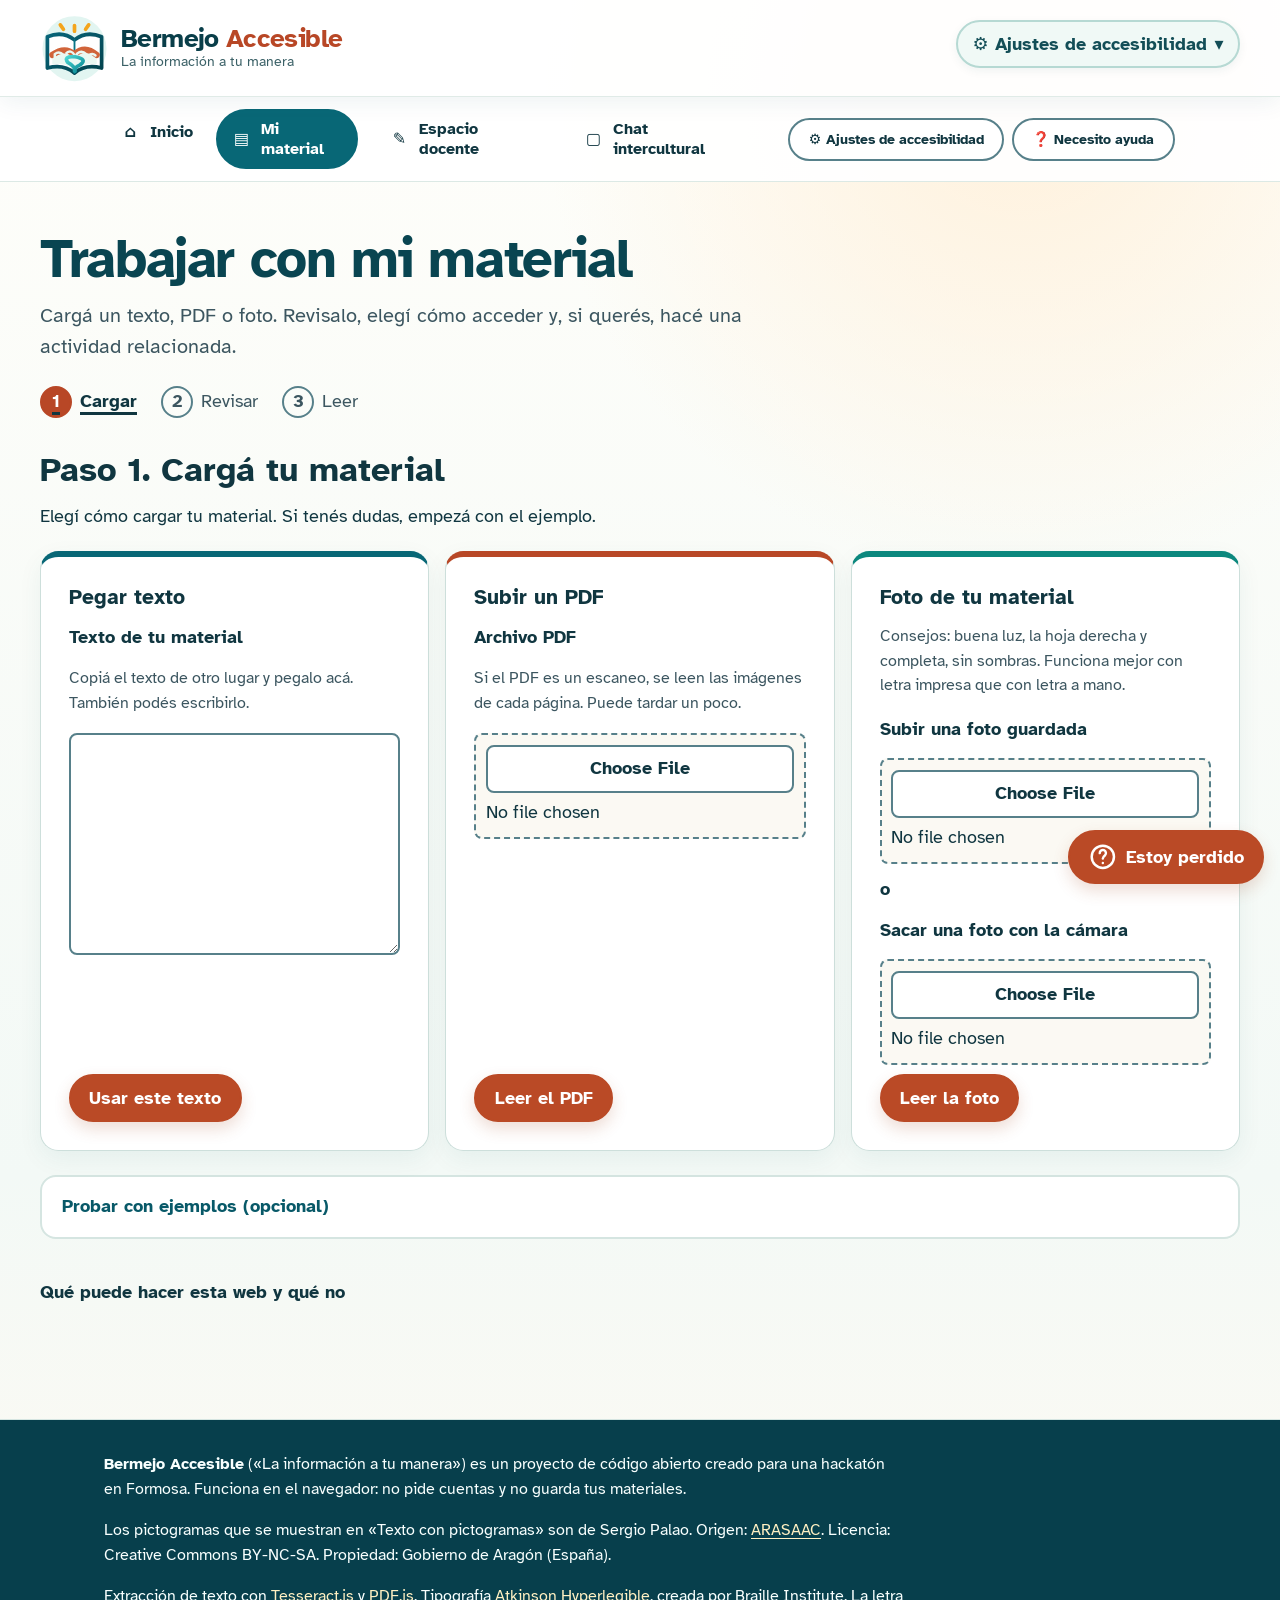
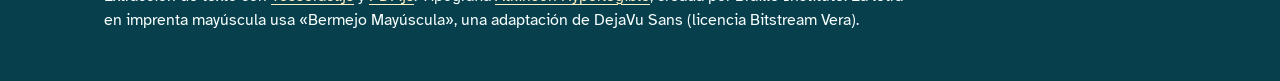
<file: material.html>
<!doctype html>
<html lang="es-AR">
<head>
  <meta charset="utf-8">
  <meta name="viewport" content="width=device-width, initial-scale=1">
  <title>Acceder a mi material | Bermejo Accesible</title>
  <meta name="description" content="Pegá texto, subí un PDF o una foto. Revisá el texto y leelo con letra ajustable, voz, partes, imágenes o pictogramas.">
  <link rel="preconnect" href="https://fonts.googleapis.com">
  <link rel="preconnect" href="https://fonts.gstatic.com" crossorigin>
  <link rel="stylesheet" href="https://fonts.googleapis.com/css2?family=Atkinson+Hyperlegible:ital,wght@0,400;0,700;1,400&amp;display=swap">
  <link rel="icon" href="icono.svg" type="image/svg+xml">
  <link rel="stylesheet" href="css/estilos.css">
  <link rel="stylesheet" href="css/renovacion.css">
  <script src="js/navegacion.js" defer></script>
  <script src="js/preferencias.js"></script>
  <script src="js/asistente-global.js" defer></script>
  <script src="js/ilustraciones.js" defer></script>
  <script src="js/material.js" defer></script>
  <script src="js/descargar-material.js" defer></script>
  <script src="js/chat-config.js"></script>
  <script src="js/ia-material.js" defer></script>
</head>
<body>
  <a class="saltar" href="#contenido">Ir al contenido</a>
  <header class="cabecera">
    <div class="contenedor cabecera__fila">
      <a class="marca" href="index.html">
        <img class="marca__logo" src="img/simbolo-bermejo.svg" alt="" width="112" height="112">
        <span class="marca__textos">
          <span class="marca__nombre">Bermejo <span class="marca__acento">Accesible</span></span>
          <span class="marca__lema">La información a tu manera</span>
        </span>
      </a>
      <div class="cabecera__acciones">
        <button class="boton menu-abrir" type="button" aria-controls="menu-principal" aria-expanded="false">☰ Menú</button>
        <details class="ajustes" id="ajustes">
          <summary class="boton">⚙ Ajustes de accesibilidad</summary>
          <div class="ajustes__fila">
            <p class="ajustes__titulo" id="ajustes-titulo">Ajustes de lectura</p>
            <div class="ajustes__grupo" role="group" aria-labelledby="letra-etiqueta">
              <span class="ajustes__etiqueta" id="letra-etiqueta">Letra:</span>
              <button type="button" class="boton boton--letra-mayuscula" data-letra-opcion="mayuscula" aria-pressed="false">Imprenta mayúscula</button>
              <button type="button" class="boton boton--letra-habitual" data-letra-opcion="habitual" aria-pressed="true">Texto habitual</button>
            </div>
            <div class="ajustes__grupo" role="group" aria-labelledby="tam-etiqueta">
              <span class="ajustes__etiqueta" id="tam-etiqueta">Tamaño del texto:</span>
              <button type="button" class="boton" data-ajuste="achicar">Más chico</button>
              <span class="ajustes__valor" id="tam-valor">100 %</span>
              <button type="button" class="boton" data-ajuste="agrandar">Más grande</button>
            </div>
            <div class="ajustes__grupo" role="group" aria-labelledby="con-etiqueta">
              <span class="ajustes__etiqueta" id="con-etiqueta">Contraste:</span>
              <button type="button" class="boton" data-contraste-opcion="normal" aria-pressed="true">Normal</button>
              <button type="button" class="boton" data-contraste-opcion="alto" aria-pressed="false">Alto</button>
            </div>
            <button type="button" class="boton" data-ajuste="restablecer">Restablecer ajustes</button>
            <p class="visualmente-oculto" id="ajustes-anuncio" role="status" aria-live="polite"></p>
          </div>
        </details>
      </div>
    </div>
  </header>
  <div class="sitio-grid">
      <nav class="nav-principal" id="menu-principal" aria-label="Secciones principales">
        <p class="nav-principal__titulo">Secciones</p>
        <ul>
          <li><a href="index.html"><span aria-hidden="true">⌂</span> Inicio</a></li>
          <li><a href="material.html" aria-current="page"><span aria-hidden="true">▤</span> Mi material</a></li>
          <li><a href="docente.html"><span aria-hidden="true">✎</span> Espacio docente</a></li>
          <li><a href="qom.html"><span aria-hidden="true">▢</span> Chat intercultural</a></li>
        </ul>
        <div class="nav-principal__atajos">
          <button type="button" class="boton" data-abrir-ajustes>⚙ Ajustes de accesibilidad</button>
          <button type="button" class="boton" data-abrir-ayuda>❓ Necesito ayuda</button>
        </div>
      </nav>

  <main id="contenido" tabindex="-1">
    <div class="contenedor">
      <h1>Trabajar con mi material</h1>
      <p class="intro">Cargá un texto, PDF o foto. Revisalo, elegí cómo acceder y, si querés, hacé una actividad relacionada.</p>

      <ol class="indicador" aria-label="Pasos">
        <li id="ind-1" aria-current="step">Cargar</li>
        <li id="ind-2">Revisar</li>
        <li id="ind-3">Leer</li>
      </ol>

      <p class="visualmente-oculto" id="anuncio" role="status" aria-live="polite"></p>

      <div id="errores" class="errores" tabindex="-1" hidden></div>

      <noscript>
        <div class="aviso"><p><strong>Esta parte necesita JavaScript.</strong> Activalo en tu navegador para leer tus materiales. El espacio docente funciona sin JavaScript.</p></div>
      </noscript>

      <!-- ================= PASO 1 ================= -->
      <section class="paso" id="paso-cargar" aria-labelledby="t-cargar">
        <h2 id="t-cargar" tabindex="-1">Paso 1. Cargá tu material</h2>
        <p>Elegí cómo cargar tu material. Si tenés dudas, empezá con el ejemplo.</p>

        <div class="opciones-carga">
          <section class="panel" aria-labelledby="t-pegar">
            <h3 id="t-pegar">Pegar texto</h3>
            <label class="etiqueta" for="texto-pegado">Texto de tu material</label>
            <p class="ayuda" id="ayuda-pegado">Copiá el texto de otro lugar y pegalo acá. También podés escribirlo.</p>
            <textarea id="texto-pegado" rows="7" aria-describedby="ayuda-pegado"></textarea>
            <p class="error-campo" id="error-texto-pegado" hidden></p>
            <button type="button" class="boton boton--principal" id="usar-texto">Usar este texto</button>
          </section>

          <section class="panel" aria-labelledby="t-pdf">
            <h3 id="t-pdf">Subir un PDF</h3>
            <label class="etiqueta" for="archivo-pdf">Archivo PDF</label>
            <p class="ayuda" id="ayuda-pdf">Si el PDF es un escaneo, se leen las imágenes de cada página. Puede tardar un poco.</p>
            <input type="file" id="archivo-pdf" accept="application/pdf,.pdf" aria-describedby="ayuda-pdf">
            <p class="error-campo" id="error-archivo-pdf" hidden></p>
            <button type="button" class="boton boton--principal" id="leer-pdf">Leer el PDF</button>
          </section>

          <section class="panel" aria-labelledby="t-foto">
            <h3 id="t-foto">Foto de tu material</h3>
            <p class="ayuda" id="ayuda-foto">Consejos: buena luz, la hoja derecha y completa, sin sombras. Funciona mejor con letra impresa que con letra a mano.</p>
            <label class="etiqueta" for="archivo-foto">Subir una foto guardada</label>
            <input type="file" id="archivo-foto" accept="image/png,image/jpeg,image/webp,image/gif,image/bmp" aria-describedby="ayuda-foto">
            <p class="separador-o">o</p>
            <label class="etiqueta" for="camara-foto">Sacar una foto con la cámara</label>
            <input type="file" id="camara-foto" accept="image/*" capture="environment" aria-describedby="ayuda-foto">
            <p class="error-campo" id="error-archivo-foto" hidden></p>
            <button type="button" class="boton boton--principal" id="leer-foto">Leer la foto</button>
          </section>
        </div>

        <details class="demo-detalle"><summary>Probar con ejemplos (opcional)</summary>
        <section class="panel" aria-labelledby="t-ejemplo">
          <h3 id="t-ejemplo">Probar con un ejemplo</h3>
          <p>El ejemplo «El ciclo del agua» sirve para probar las seis formas de lectura, incluidas las imágenes y los pictogramas.</p>
          <div class="fila-botones">
            <button type="button" class="boton boton--principal" id="usar-ejemplo">Cargar el texto de ejemplo</button>
          </div>
          <p>Para probar la lectura de archivos, descargá el <a href="ejemplos/ciclo-del-agua.pdf" download>PDF de ejemplo (1 página, <span class="literal">ciclo-del-agua.pdf</span>)</a> o la <a href="ejemplos/ciclo-del-agua-foto.png" download>foto de ejemplo (<span class="literal">ciclo-del-agua-foto.png</span>)</a> y después subilos arriba.</p>
        </section>

        <section class="panel" aria-labelledby="t-ejemplo-sociales">
          <h3 id="t-ejemplo-sociales">Ejemplo de Sociales de Formosa</h3>
          <p>Ejemplo didáctico original sobre El Colorado y el río Bermejo. No es una página de un cuaderno oficial ni de un estudiante real. Sirve para mostrar cómo un mismo contenido puede leerse de varias maneras.</p>
          <button type="button" class="boton boton--principal" id="usar-sociales">Probar el ejemplo de Sociales</button>
          <p>Si querés demostrar la lectura de una página en imagen, descargá la <a href="ejemplos/sociales-bermejo-cuaderno.png" download>página de cuaderno de ejemplo (PNG)</a> y después cargala en «Foto de tu material». También está el <a href="ejemplos/sociales-bermejo.txt" download>texto de ejemplo (TXT)</a>.</p>
          <p class="ayuda">Datos sobre El Colorado: <a href="https://m.formosa.gob.ar/noticia/10511/61/el_colorado_feriarte__">Gobierno de Formosa</a>. El texto y la imagen son una elaboración didáctica para esta demostración.</p>
          <h4>Probá con una página real de Geografía de Formosa</h4>
          <p>La página del material aportado por el equipo trata sobre la localización de Formosa, sus límites, departamentos y contexto histórico (módulo 1, página 6). Este PDF tiene texto seleccionable. La foto de las banderas forma parte del original; la lectura del PDF extrae texto, pero no describe esa imagen automáticamente.</p>
          <p><a href="ejemplos/geografia-formosa-pagina-6.pdf" download>Descargar la página de Geografía (PDF, una página)</a>. Después, en «Subir un PDF», elegí ese archivo y pulsá «Leer el PDF». Revisá el texto extraído antes de elegir voz, lectura por partes u otra forma de acceso.</p>
          <p class="ayuda">El ejemplo «El Colorado y el río Bermejo» es una actividad creada para esta demostración: su texto es distinto del libro. Revisá la vigencia de los datos del libro antes de usarlo en clase.</p>
        </section>

        </details>

        <div class="progreso panel" id="progreso" hidden>
          <p class="progreso__texto" id="progreso-texto">Preparando…</p>
          <progress id="barra" max="100" aria-labelledby="progreso-texto"></progress>
          <p class="ayuda">La primera vez se descargan las herramientas de lectura. Tu archivo no se envía a ningún servidor.</p>
          <div class="fila-botones">
            <button type="button" class="boton" id="cancelar">Cancelar</button>
          </div>
        </div>

        <details>
          <summary>Qué puede hacer esta web y qué no</summary>
          <ul>
            <li>Lee texto impreso de fotos y PDF escaneados. La letra manuscrita, las tablas, las columnas y las fórmulas suelen salir con errores: por eso siempre podés corregir el texto.</li>
            <li>Lee hasta 40 páginas por PDF. Los PDF con contraseña no se pueden abrir.</li>
            <li>No lee formatos de foto HEIC en la mayoría de los navegadores. Guardá la foto como JPG o PNG.</li>
            <li>Los títulos y las partes se detectan de forma automática y pueden no coincidir con el original.</li>
            <li>La voz depende de las voces instaladas en tu dispositivo.</li>
            <li>«Texto con imágenes» usa una colección chica de dibujos propios. Si no hay uno que corresponda, no se muestra imagen.</li>
            <li>«Texto con pictogramas» necesita internet y consulta el catálogo de ARASAAC.</li>
          </ul>
        </details>
      </section>

      <!-- ================= PASO 2 ================= -->
      <section class="paso" id="paso-revisar" aria-labelledby="t-revisar" hidden>
        <h2 id="t-revisar" tabindex="-1">Paso 2. Revisá y corregí el texto</h2>
        <div id="avisos-calidad"></div>
        <div class="revisar">
          <div>
            <label class="etiqueta" for="texto-editable">Texto que se va a leer</label>
            <p class="ayuda" id="ayuda-editable">Podés corregir palabras, borrar partes o agregar lo que falte. Dejá una línea en blanco entre párrafos. Un renglón corto y sin punto final se toma como título.</p>
            <textarea id="texto-editable" rows="16" aria-describedby="ayuda-editable"></textarea>
            <div class="fila-botones">
              <button type="button" class="boton" id="restaurar">Volver al texto extraído</button>
              <button type="button" class="boton" id="descargar-txt">Descargar el texto (.txt)</button>
            </div>
          </div>
          <section class="panel original" aria-labelledby="t-original">
            <h3 id="t-original">Tu material original</h3>
            <div id="original"></div>
          </section>
        </div>
        <details class="ia-panel" id="ia-lectura-facil">
          <summary>✨ Explicámelo con palabras más fáciles (IA opcional)</summary>
          <div class="ia-panel__contenido">
            <p>La IA propone otra redacción del texto revisado. Conservá y compará el original: puede cambiar datos o perder ideas.</p>
            <label class="ia-consentimiento"><input type="checkbox" id="ia-consentimiento"> Quité nombres y datos personales. Entiendo que el texto se enviará al servicio de IA para preparar la propuesta.</label>
            <div class="fila-botones"><button type="button" class="boton boton--principal" id="ia-adaptar">Crear propuesta de lectura fácil</button></div>
            <p id="ia-adaptar-estado" role="status" aria-live="polite"></p>
            <div id="ia-adaptar-resultado" hidden>
              <div class="ia-comparacion">
                <div><h3>Texto original revisado</h3><div id="ia-original" class="ia-texto-original"></div></div>
                <div><label class="etiqueta" for="ia-propuesta">Propuesta para corregir</label><textarea id="ia-propuesta" rows="12"></textarea></div>
              </div>
              <label class="ia-consentimiento"><input type="checkbox" id="ia-revision"> Un docente revisó la propuesta y comprobó que conserva el sentido y los datos.</label>
              <div class="fila-botones"><button type="button" class="boton" id="ia-usar">Usar el texto revisado</button><button type="button" class="boton" id="ia-recuperar" hidden>Recuperar el original</button></div>
            </div>
          </div>
        </details>
        <div class="fila-botones">
          <button type="button" class="boton boton--principal" id="ir-a-leer">Continuar: elegir cómo leer</button>
          <button type="button" class="boton" id="volver-cargar">Volver a cargar</button>
          <button type="button" class="boton" id="otro-material">Borrar y cargar otro material</button>
        </div>
      </section>

      <!-- ================= PASO 3 ================= -->
      <section class="paso" id="paso-leer" aria-labelledby="t-leer" hidden>
        <h2 id="t-leer" tabindex="-1">Paso 3. Elegí cómo leer</h2>
        <p>Podés cambiar de forma cuando quieras. El tamaño de letra y los colores que elijas se mantienen en todas las formas.</p>

        <div class="accesos-lectura" role="group" aria-label="Elegí cómo acceder al material">
          <button type="button" class="boton acceso-lectura" data-modo-rapido="voz" aria-pressed="false">🔊 <span>Escuchar</span></button>
          <button type="button" class="boton acceso-lectura" data-modo-rapido="partes" aria-pressed="false">☷ <span>Leer por partes</span></button>
          <button type="button" class="boton acceso-lectura" data-modo-rapido="imagenes" aria-pressed="false">▧ <span>Leer con apoyos visuales</span></button>
        </div>
        <p>El texto completo aparece abajo. Para cambiar tamaño, letra y contraste, usá «Ajustes de accesibilidad».</p>
        <details class="modos-avanzados"><summary>Más opciones de lectura y colores</summary>
        <fieldset class="modos">
          <legend>Forma de lectura</legend>
          <div class="modos__opciones">
            <label class="modo"><input type="radio" name="modo" value="lectura" checked><span><span class="modo__nombre">Lectura ajustable</span><span class="modo__desc">Letra, líneas y espacios</span></span></label>
            <label class="modo"><input type="radio" name="modo" value="contraste"><span><span class="modo__nombre">Alto contraste</span><span class="modo__desc">Colores de fondo y letra</span></span></label>
            <label class="modo"><input type="radio" name="modo" value="voz"><span><span class="modo__nombre">Lectura en voz alta</span><span class="modo__desc">Escuchar con controles</span></span></label>
            <label class="modo"><input type="radio" name="modo" value="partes"><span><span class="modo__nombre">Por partes</span><span class="modo__desc">Índice y partes cortas</span></span></label>
            <label class="modo"><input type="radio" name="modo" value="imagenes"><span><span class="modo__nombre">Texto con imágenes</span><span class="modo__desc">Dibujos junto a las ideas</span></span></label>
            <label class="modo"><input type="radio" name="modo" value="pictogramas"><span><span class="modo__nombre">Texto con pictogramas</span><span class="modo__desc">Pictogramas de ARASAAC</span></span></label>
          </div>
        </fieldset>
        </details>

        <!-- Controles: lectura ajustable -->
        <section class="panel controles" id="controles-lectura" aria-labelledby="t-c-lectura">
          <h3 id="t-c-lectura">Ajustes de la lectura</h3>
          <div class="controles__grilla">
            <div class="control">
              <label class="etiqueta" for="c-tam">Tamaño de letra: <output id="o-tam" for="c-tam">125 %</output></label>
              <input type="range" id="c-tam" min="100" max="300" step="25" value="125">
            </div>
            <div class="control">
              <label class="etiqueta" for="c-inter">Espacio entre líneas: <output id="o-inter" for="c-inter">1,8</output></label>
              <input type="range" id="c-inter" min="1.4" max="3" step="0.2" value="1.8">
            </div>
            <div class="control">
              <label class="etiqueta" for="c-letras">Espacio entre letras: <output id="o-letras" for="c-letras">normal</output></label>
              <input type="range" id="c-letras" min="0" max="0.2" step="0.04" value="0">
            </div>
            <div class="control">
              <label class="etiqueta" for="c-palabras">Espacio entre palabras: <output id="o-palabras" for="c-palabras">normal</output></label>
              <input type="range" id="c-palabras" min="0" max="0.5" step="0.1" value="0">
            </div>
            <div class="control">
              <label class="etiqueta" for="c-ancho">Largo de los renglones</label>
              <select id="c-ancho">
                <option value="45ch">Cortos</option>
                <option value="62ch" selected>Medianos</option>
                <option value="85ch">Largos</option>
              </select>
            </div>
            <div class="control">
              <label class="etiqueta" for="c-fuente">Tipo de letra</label>
              <select id="c-fuente">
                <option value="atkinson" selected>Atkinson Hyperlegible (muy legible)</option>
                <option value="sistema">Letra del sistema</option>
                <option value="serif">Con remates (tipo libro)</option>
                <option value="mono">Monoespaciada (todas las letras del mismo ancho)</option>
              </select>
            </div>
          </div>
          <p class="aviso solo-mayuscula" id="nota-letra">Con «Imprenta mayúscula» activa, el texto se ve en imprenta mayúscula y el tipo de letra elegido no se aplica. Para usar otro tipo de letra, elegí «Texto habitual» en los Ajustes de lectura de arriba.</p>
          <div class="fila-botones">
            <button type="button" class="boton" id="lectura-restablecer">Volver a los valores iniciales</button>
          </div>
        </section>

        <!-- Controles: contraste -->
        <section class="panel controles" id="controles-contraste" aria-labelledby="t-c-contraste" hidden>
          <h3 id="t-c-contraste">Colores de lectura</h3>
          <fieldset>
            <legend>Elegí una combinación</legend>
            <div class="opciones-radio">
              <label class="opcion"><input type="radio" name="colores" value="normal" checked><span>Colores de la web</span></label>
              <label class="opcion"><input type="radio" name="colores" value="negro-blanco"><span><span aria-hidden="true" class="muestra-color" style="background:#fff;color:#000">Aa</span> Negro sobre blanco (contraste 21 a 1)</span></label>
              <label class="opcion"><input type="radio" name="colores" value="blanco-negro"><span><span aria-hidden="true" class="muestra-color" style="background:#000;color:#fff">Aa</span> Blanco sobre negro (21 a 1)</span></label>
              <label class="opcion"><input type="radio" name="colores" value="negro-amarillo"><span><span aria-hidden="true" class="muestra-color" style="background:#ffe94d;color:#000">Aa</span> Negro sobre amarillo (más de 17 a 1)</span></label>
              <label class="opcion"><input type="radio" name="colores" value="amarillo-negro"><span><span aria-hidden="true" class="muestra-color" style="background:#000;color:#ffe94d">Aa</span> Amarillo sobre negro (más de 17 a 1)</span></label>
              <label class="opcion"><input type="radio" name="colores" value="azul-crema"><span><span aria-hidden="true" class="muestra-color" style="background:#fdf6e3;color:#0b2545">Aa</span> Azul oscuro sobre crema (más de 14 a 1)</span></label>
            </div>
          </fieldset>
        </section>

        <!-- Controles: voz -->
        <section class="panel controles" id="controles-voz" aria-labelledby="t-c-voz" hidden>
          <h3 id="t-c-voz">Lectura en voz alta</h3>
          <div id="voz-no-disponible" class="aviso" hidden>
            <p><strong>Tu navegador no tiene lectura en voz alta.</strong> Probá con Chrome, Edge, Safari o Firefox actualizados. Si usás un lector de pantalla, podés leer el texto con él.</p>
          </div>
          <p>La lectura empieza solo cuando tocás «Escuchar». Se lee un bloque por vez y el bloque que se está leyendo queda marcado con la palabra «Leyendo».</p>
          <div class="fila-botones" role="group" aria-label="Controles de la voz">
            <button type="button" class="boton boton--principal" id="voz-escuchar">Escuchar</button>
            <button type="button" class="boton" id="voz-pausar" disabled>Pausar</button>
            <button type="button" class="boton" id="voz-detener" disabled>Detener</button>
            <button type="button" class="boton" id="voz-anterior">Bloque anterior</button>
            <button type="button" class="boton" id="voz-siguiente">Bloque siguiente</button>
          </div>
          <div class="controles__grilla">
            <div class="control">
              <label class="etiqueta" for="voz-velocidad">Velocidad</label>
              <select id="voz-velocidad">
                <option value="0.7">Muy lenta</option>
                <option value="0.85">Lenta</option>
                <option value="1" selected>Normal</option>
                <option value="1.2">Rápida</option>
                <option value="1.45">Muy rápida</option>
              </select>
            </div>
            <div class="control">
              <label class="etiqueta" for="voz-voz">Voz</label>
              <select id="voz-voz"><option value="">Voz predeterminada</option></select>
            </div>
          </div>
          <p class="estado-modo" id="voz-posicion">Bloque 1 de 1</p>
          <p class="visualmente-oculto" id="voz-estado" role="status" aria-live="polite"></p>
        </section>

        <!-- Controles: partes -->
        <section class="panel controles" id="controles-partes" aria-labelledby="t-c-partes" hidden>
          <h3 id="t-c-partes">Vista por partes</h3>
          <p>Cada título del texto empieza una parte nueva. Si el texto no tiene títulos, cada párrafo es una parte. Usá el índice para saltar y marcá las partes que ya leíste.</p>
        </section>

        <!-- Controles: imágenes -->
        <section class="panel controles" id="controles-imagenes" aria-labelledby="t-c-imagenes" hidden>
          <h3 id="t-c-imagenes">Texto con imágenes</h3>
          <p>Buscamos en cada párrafo palabras de una colección de dibujos simples (agua, sol, lluvia, río, planta, escuela y otras). Si una idea no tiene un dibujo que le corresponda, se muestra solo el texto.</p>
          <p class="estado-modo" id="imagenes-estado"></p>
          <button type="button" class="boton" id="elegir-pictogramas">Usar pictogramas en vez de dibujos</button>
        </section>

        <!-- Controles: pictogramas -->
        <section class="panel controles" id="controles-pictogramas" aria-labelledby="t-c-pictogramas" hidden>
          <h3 id="t-c-pictogramas">Texto con pictogramas</h3>
          <div class="aviso">
            <p><strong>Antes de buscar:</strong> para encontrar los pictogramas se envían a ARASAAC hasta 4 palabras sueltas por párrafo (no el texto completo ni tu archivo). Necesitás conexión a internet.</p>
          </div>
          <p>Elegimos palabras de cada párrafo de forma automática. Solo mostramos un pictograma cuando ARASAAC tiene uno con esa misma palabra. Si no hay, queda solo el texto.</p>
          <div class="fila-botones">
            <button type="button" class="boton boton--principal" id="buscar-pictos">Buscar pictogramas en ARASAAC</button>
            <button type="button" class="boton" id="cancelar-pictos" hidden>Detener la búsqueda</button>
          </div>
          <p class="estado-modo" id="pictos-estado" role="status" aria-live="polite"></p>
          <p class="credito">Pictogramas: Sergio Palao. Origen: <a href="https://arasaac.org">ARASAAC</a>. Licencia: CC BY-NC-SA. Propiedad: Gobierno de Aragón (España).</p>
        </section>

        <section class="resultado" aria-labelledby="t-resultado">
          <h3 id="t-resultado">Tu texto en «<span id="nombre-modo">Lectura ajustable</span>»</h3>
          <div id="lectura" class="lectura" lang="es" data-colores="normal" data-fuente="atkinson"></div>
        </section>

        <section class="actividad" id="trabajar-material" aria-labelledby="actividad-titulo">
          <h3 id="actividad-titulo">Trabajar con mi material</h3>
          <p>Podés crear una actividad breve sobre este material, de cualquier materia y nivel. La IA propone una consigna; el docente la revisa antes de usarla.</p>
          <div class="actividad__datos">
            <div><label for="actividad-materia">Materia o área</label><input id="actividad-materia" type="text" maxlength="80" placeholder="Por ejemplo: Ciencias Naturales"></div>
            <div><label for="actividad-nivel">Nivel o grado</label><input id="actividad-nivel" type="text" maxlength="80" placeholder="Por ejemplo: 6.º grado"></div>
            <div><label for="actividad-formato">Tipo de actividad</label><select id="actividad-formato"><option value="opciones">Elegir una respuesta</option><option value="breve">Responder con palabras</option></select></div>
          </div>
          <label class="ia-consentimiento"><input type="checkbox" id="actividad-consentimiento"> Quité nombres y datos personales. Entiendo que el texto se enviará al servicio de IA para proponer la actividad.</label>
          <div class="fila-botones"><button type="button" class="boton boton--principal" id="actividad-generar">Proponer una actividad con IA</button></div>
          <p id="actividad-estado" role="status" aria-live="polite"></p>
          <div id="actividad-editor" hidden>
            <h4>Revisión docente</h4>
            <p>Corregí la consigna, las respuestas y la explicación. Se mostrará una actividad por vez.</p>
            <label for="actividad-consigna">Consigna</label><textarea id="actividad-consigna" rows="3"></textarea>
            <div id="actividad-opciones-editor">
              <label for="actividad-opcion-1">Opción 1</label><input id="actividad-opcion-1" type="text">
              <label for="actividad-opcion-2">Opción 2</label><input id="actividad-opcion-2" type="text">
              <label for="actividad-opcion-3">Opción 3</label><input id="actividad-opcion-3" type="text">
            </div>
            <label for="actividad-respuesta">Respuesta correcta o respuesta esperada</label><input id="actividad-respuesta" type="text">
            <label for="actividad-explicacion">Explicación para revisar el resultado</label><textarea id="actividad-explicacion" rows="3"></textarea>
            <label class="ia-consentimiento"><input type="checkbox" id="actividad-revisada"> Soy docente y revisé esta actividad antes de mostrarla.</label>
            <div class="fila-botones"><button type="button" class="boton" id="actividad-publicar">Mostrar actividad revisada</button></div>
          </div>
          <div id="actividad-practica" hidden>
            <h4>Tu actividad</h4><p id="actividad-pregunta"></p><div id="actividad-responder"></div>
            <div class="fila-botones"><button type="button" class="boton boton--principal" id="actividad-comprobar">Comprobar respuesta</button><button type="button" class="boton" id="actividad-descargar">Descargar actividad (.html)</button><button type="button" class="boton" id="actividad-imprimir">Imprimir actividad</button></div>
            <p id="actividad-devolucion" role="status" aria-live="polite"></p>
          </div>
        </section>

        <div class="fila-botones">
          <button type="button" class="boton boton--principal" id="descargar-adaptado">Descargar esta versión adaptada (.html)</button>
          <a class="boton" href="#t-revisar" id="volver-revisar">Volver a corregir el texto</a>
          <button type="button" class="boton" id="otro-material-2">Cargar otro material</button>
        </div>
        <p class="ayuda">El archivo descargado conserva el texto, el modo elegido y los dibujos disponibles. Abrilo con el navegador; desde allí también podés imprimirlo o guardarlo como PDF. La voz necesita un navegador compatible y los pictogramas pueden necesitar internet.</p>
      </section>
    </div>
  </main>
  </div>
  <footer class="pie">
    <div class="contenedor">
      <p><strong>Bermejo Accesible</strong> («La información a tu manera») es un proyecto de código abierto creado para una hackatón en Formosa. Funciona en el navegador: no pide cuentas y no guarda tus materiales.</p>
      <p>Los pictogramas que se muestran en «Texto con pictogramas» son de Sergio Palao. Origen: <a href="https://arasaac.org">ARASAAC</a>. Licencia: Creative Commons BY-NC-SA. Propiedad: Gobierno de Aragón (España).</p>
      <p>Extracción de texto con <a href="https://tesseract.projectnaptha.com/">Tesseract.js</a> y <a href="https://mozilla.github.io/pdf.js/">PDF.js</a>. Tipografía <a href="https://www.brailleinstitute.org/freefont/">Atkinson Hyperlegible</a>, creada por Braille Institute. La letra en imprenta mayúscula usa «Bermejo Mayúscula», una adaptación de DejaVu Sans (licencia Bitstream Vera).</p>
    </div>
  </footer>

</body>
</html>
</file>
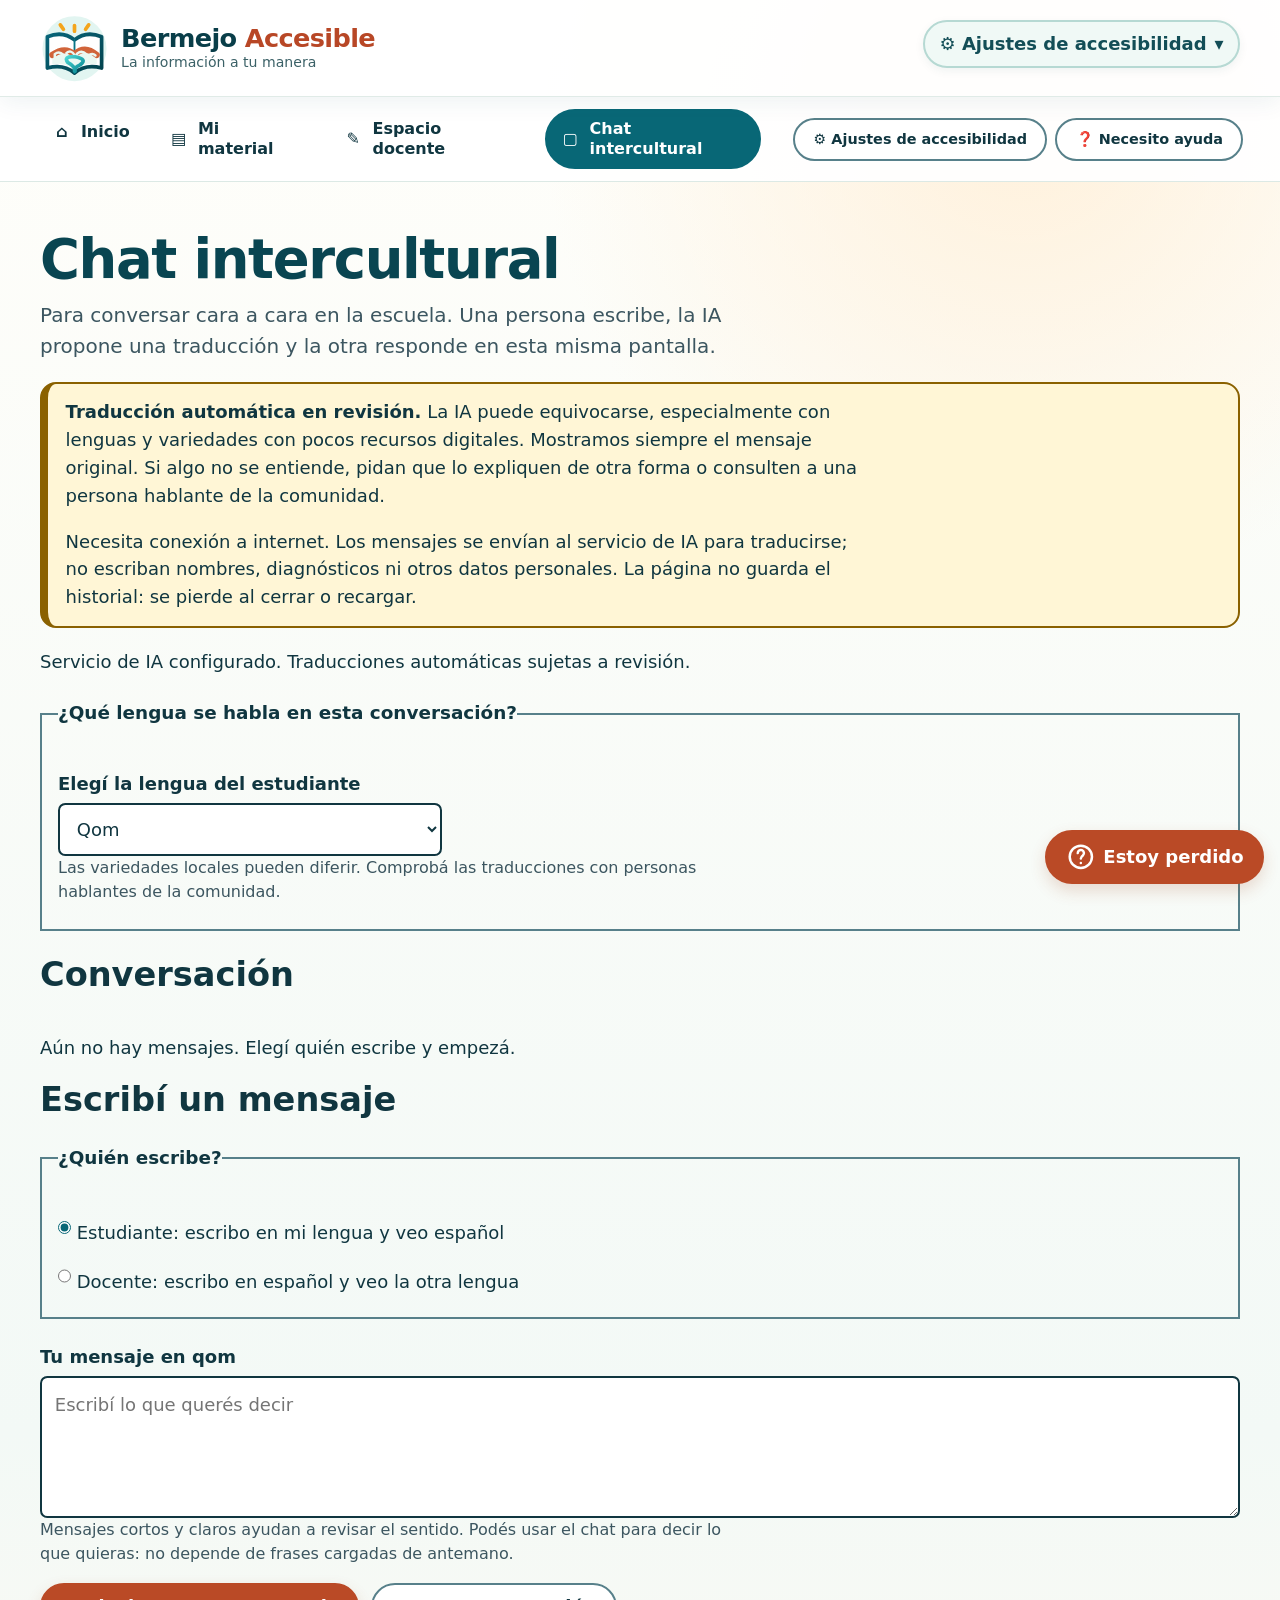
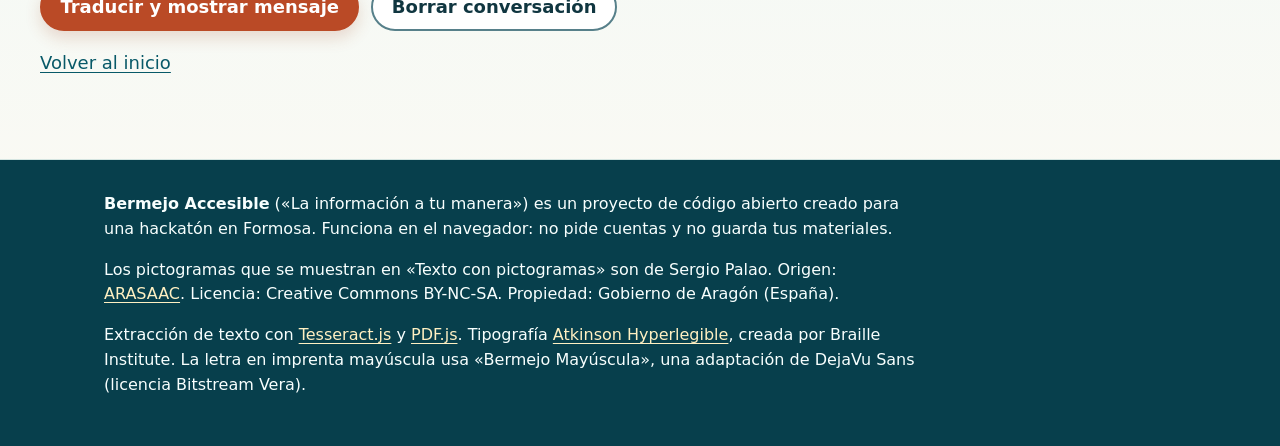
<file: qom.html>
<!doctype html>
<html lang="es-AR">
<head>
  <meta charset="utf-8">
  <meta name="viewport" content="width=device-width, initial-scale=1">
  <title>Chat intercultural | Bermejo Accesible</title>
  <meta name="description" content="Conversación presencial con propuestas de traducción automática entre español y lenguas presentes en Formosa.">
  <link rel="icon" href="icono.svg" type="image/svg+xml">
  <link rel="stylesheet" href="css/estilos.css">
  <link rel="stylesheet" href="css/renovacion.css">
  <script src="js/navegacion.js" defer></script>
  <script src="js/preferencias.js"></script>
  <script src="js/asistente-global.js" defer></script>
  <script src="js/chat-config.js"></script>
  <script src="js/qom.js" defer></script>
</head>
<body>
  <a class="saltar" href="#contenido">Ir al contenido</a>
  <header class="cabecera">
    <div class="contenedor cabecera__fila">
      <a class="marca" href="index.html">
        <img class="marca__logo" src="img/simbolo-bermejo.svg" alt="" width="112" height="112">
        <span class="marca__textos">
          <span class="marca__nombre">Bermejo <span class="marca__acento">Accesible</span></span>
          <span class="marca__lema">La información a tu manera</span>
        </span>
      </a>
      <div class="cabecera__acciones">
        <button class="boton menu-abrir" type="button" aria-controls="menu-principal" aria-expanded="false">☰ Menú</button>
        <details class="ajustes" id="ajustes">
          <summary class="boton">⚙ Ajustes de accesibilidad</summary>
          <div class="ajustes__fila">
            <p class="ajustes__titulo" id="ajustes-titulo">Ajustes de lectura</p>
            <div class="ajustes__grupo" role="group" aria-labelledby="letra-etiqueta">
              <span class="ajustes__etiqueta" id="letra-etiqueta">Letra:</span>
              <button type="button" class="boton boton--letra-mayuscula" data-letra-opcion="mayuscula" aria-pressed="false">Imprenta mayúscula</button>
              <button type="button" class="boton boton--letra-habitual" data-letra-opcion="habitual" aria-pressed="true">Texto habitual</button>
            </div>
            <div class="ajustes__grupo" role="group" aria-labelledby="tam-etiqueta">
              <span class="ajustes__etiqueta" id="tam-etiqueta">Tamaño del texto:</span>
              <button type="button" class="boton" data-ajuste="achicar">Más chico</button>
              <span class="ajustes__valor" id="tam-valor">100 %</span>
              <button type="button" class="boton" data-ajuste="agrandar">Más grande</button>
            </div>
            <div class="ajustes__grupo" role="group" aria-labelledby="con-etiqueta">
              <span class="ajustes__etiqueta" id="con-etiqueta">Contraste:</span>
              <button type="button" class="boton" data-contraste-opcion="normal" aria-pressed="true">Normal</button>
              <button type="button" class="boton" data-contraste-opcion="alto" aria-pressed="false">Alto</button>
            </div>
            <button type="button" class="boton" data-ajuste="restablecer">Restablecer ajustes</button>
            <p class="visualmente-oculto" id="ajustes-anuncio" role="status" aria-live="polite"></p>
          </div>
        </details>
      </div>
    </div>
  </header>
  <div class="sitio-grid">
      <nav class="nav-principal" id="menu-principal" aria-label="Secciones principales">
        <p class="nav-principal__titulo">Secciones</p>
        <ul>
          <li><a href="index.html"><span aria-hidden="true">⌂</span> Inicio</a></li>
          <li><a href="material.html"><span aria-hidden="true">▤</span> Mi material</a></li>
          <li><a href="docente.html"><span aria-hidden="true">✎</span> Espacio docente</a></li>
          <li><a href="qom.html" aria-current="page"><span aria-hidden="true">▢</span> Chat intercultural</a></li>
        </ul>
        <div class="nav-principal__atajos">
          <button type="button" class="boton" data-abrir-ajustes>⚙ Ajustes de accesibilidad</button>
          <button type="button" class="boton" data-abrir-ayuda>❓ Necesito ayuda</button>
        </div>
      </nav>

<main id="contenido" tabindex="-1">
 <div class="contenedor qom chat-intercultural">
  <h1>Chat intercultural</h1>
  <p class="intro">Para conversar cara a cara en la escuela. Una persona escribe, la IA propone una traducción y la otra responde en esta misma pantalla.</p>
  <div class="aviso" role="note">
   <p><strong>Traducción automática en revisión.</strong> La IA puede equivocarse, especialmente con lenguas y variedades con pocos recursos digitales. Mostramos siempre el mensaje original. Si algo no se entiende, pidan que lo expliquen de otra forma o consulten a una persona hablante de la comunidad.</p>
   <p>Necesita conexión a internet. Los mensajes se envían al servicio de IA para traducirse; no escriban nombres, diagnósticos ni otros datos personales. La página no guarda el historial: se pierde al cerrar o recargar.</p>
  </div>
  <p id="chat-servicio" role="status" aria-live="polite"></p>
  <fieldset class="chat-intercultural__idioma">
   <legend>¿Qué lengua se habla en esta conversación?</legend>
   <label for="chat-lengua">Elegí la lengua del estudiante</label>
   <select id="chat-lengua">
    <option value="qom">Qom</option>
    <option value="wichi">Wichí</option>
    <option value="pilaga">Pilagá</option>
    <option value="nivacle">Nivaclé</option>
    <option value="guarani">Guaraní</option>
   </select>
   <p class="ayuda">Las variedades locales pueden diferir. Comprobá las traducciones con personas hablantes de la comunidad.</p>
  </fieldset>
  <section aria-labelledby="chat-conversacion-titulo">
   <h2 id="chat-conversacion-titulo">Conversación</h2>
   <ol id="chat-mensajes" class="qom__conversacion" aria-live="polite" aria-relevant="additions" aria-label="Mensajes de esta conversación"></ol>
   <p id="chat-vacio">Aún no hay mensajes. Elegí quién escribe y empezá.</p>
  </section>
  <section aria-labelledby="chat-enviar-titulo">
   <h2 id="chat-enviar-titulo">Escribí un mensaje</h2>
   <form id="chat-form">
    <fieldset class="chat-intercultural__rol">
     <legend>¿Quién escribe?</legend>
     <label><input type="radio" name="chat-rol" value="estudiante" checked> Estudiante: escribo en mi lengua y veo español</label>
     <label><input type="radio" name="chat-rol" value="docente"> Docente: escribo en español y veo la otra lengua</label>
    </fieldset>
    <label for="chat-texto" id="chat-texto-label">Tu mensaje</label>
    <textarea id="chat-texto" rows="4" maxlength="500" required placeholder="Escribí lo que querés decir"></textarea>
    <p class="ayuda">Mensajes cortos y claros ayudan a revisar el sentido. Podés usar el chat para decir lo que quieras: no depende de frases cargadas de antemano.</p>
    <div class="fila-botones"><button id="chat-traducir" class="boton boton--principal" type="submit">Traducir y mostrar mensaje</button><button id="chat-limpiar" class="boton" type="button">Borrar conversación</button></div>
   </form>
   <p id="chat-estado" role="status" aria-live="polite"></p>
   <p id="chat-error" role="alert" hidden></p>
  </section>
  <p><a href="index.html">Volver al inicio</a></p>
 </div>
</main>
  </div>
  <footer class="pie">
    <div class="contenedor">
      <p><strong>Bermejo Accesible</strong> («La información a tu manera») es un proyecto de código abierto creado para una hackatón en Formosa. Funciona en el navegador: no pide cuentas y no guarda tus materiales.</p>
      <p>Los pictogramas que se muestran en «Texto con pictogramas» son de Sergio Palao. Origen: <a href="https://arasaac.org">ARASAAC</a>. Licencia: Creative Commons BY-NC-SA. Propiedad: Gobierno de Aragón (España).</p>
      <p>Extracción de texto con <a href="https://tesseract.projectnaptha.com/">Tesseract.js</a> y <a href="https://mozilla.github.io/pdf.js/">PDF.js</a>. Tipografía <a href="https://www.brailleinstitute.org/freefont/">Atkinson Hyperlegible</a>, creada por Braille Institute. La letra en imprenta mayúscula usa «Bermejo Mayúscula», una adaptación de DejaVu Sans (licencia Bitstream Vera).</p>
    </div>
  </footer>

</body>
</html>
</file>
<file: css/estilos.css>
/* =========================================================
   Bermejo Accesible · Hoja de estilos
   Todo en rem para que el texto se pueda ampliar hasta 200 %
   sin perder contenido. Colores con contraste AA o superior.
   ========================================================= */

:root {
  --tinta: #15222c;
  --tinta-suave: #3d4b55;
  --papel: #f3f6f5;
  --superficie: #ffffff;
  --linea: #c3ced4;
  --borde: #5e6e78;          /* 5,2:1 sobre blanco: sirve para bordes de controles */

  --rio: #0d4a66;            /* azul del río Paraguay */
  --rio-claro: #e2edf2;
  --lapacho: #961a55;        /* rosa lapacho */
  --lapacho-claro: #f6e5ed;
  --banado: #2c6234;         /* verde del bañado */
  --banado-claro: #e5efe6;
  --sol: #ffd23f;

  --enlace: #0d4a66;
  --accion-fondo: #0d4a66;
  --accion-texto: #ffffff;
  --accion-hover: #093549;

  --error: #a4161a;
  --error-fondo: #fdecec;
  --aviso-fondo: #fff6d6;
  --aviso-borde: #8a6100;

  --foco: #15222c;
  --halo: #ffd23f;

  --puerta-1: #0d4a66;
  --puerta-2: #961a55;
  --puerta-texto: #ffffff;

  --fuente: "Atkinson Hyperlegible", system-ui, -apple-system, "Segoe UI", Roboto, Arial, sans-serif;
  --radio: 10px;
  --medida: 70ch;
}

html[data-contraste="alto"] {
  --tinta: #ffffff;
  --tinta-suave: #ffffff;
  --papel: #000000;
  --superficie: #000000;
  --linea: #ffffff;
  --borde: #ffffff;
  --rio: #ffe14d;
  --rio-claro: #000000;
  --lapacho: #ffe14d;
  --lapacho-claro: #000000;
  --banado: #ffe14d;
  --banado-claro: #000000;
  --enlace: #ffe14d;
  --accion-fondo: #ffe14d;
  --accion-texto: #000000;
  --accion-hover: #ffffff;
  --error: #ff9c9c;
  --error-fondo: #000000;
  --aviso-fondo: #000000;
  --aviso-borde: #ffe14d;
  --foco: #ffe14d;
  --halo: #000000;
  --puerta-1: #000000;
  --puerta-2: #000000;
  --puerta-texto: #ffffff;
}

/* ---------- Base ---------- */
*,
*::before,
*::after { box-sizing: border-box; }

html {
  -webkit-text-size-adjust: 100%;
  text-size-adjust: 100%;
}

@media (prefers-reduced-motion: no-preference) {
  html { scroll-behavior: smooth; }
}

body {
  margin: 0;
  font-family: var(--fuente);
  font-size: 1.125rem;
  line-height: 1.6;
  color: var(--tinta);
  background: var(--papel);
  overflow-wrap: break-word;
}

img, svg { max-width: 100%; height: auto; }

h1, h2, h3, h4 {
  line-height: 1.2;
  margin: 0 0 0.6em;
  font-weight: 700;
}
h1 { font-size: clamp(2.1rem, 5.5vw, 3.4rem); letter-spacing: -0.015em; }
h2 { font-size: clamp(1.55rem, 3.2vw, 2.1rem); }
h3 { font-size: 1.3rem; }
h4 { font-size: 1.15rem; }

p, li { max-width: var(--medida); }
p { margin: 0 0 1em; }

a { color: var(--enlace); text-decoration-thickness: 0.08em; text-underline-offset: 0.18em; }
a:hover { text-decoration-thickness: 0.16em; }

/* Foco visible y consistente en toda la web */
:focus-visible {
  outline: 3px solid var(--foco);
  outline-offset: 3px;
  box-shadow: 0 0 0 7px var(--halo);
  border-radius: 4px;
}
[tabindex="-1"]:focus { outline: none; box-shadow: none; }
[tabindex="-1"]:focus-visible { outline: 3px dashed var(--foco); outline-offset: 6px; box-shadow: none; }

.visualmente-oculto {
  position: absolute !important;
  width: 1px; height: 1px;
  padding: 0; margin: -1px;
  overflow: hidden;
  clip: rect(0 0 0 0);
  white-space: nowrap;
  border: 0;
}

.contenedor {
  width: 100%;
  max-width: 72rem;
  margin-inline: auto;
  padding-inline: clamp(1rem, 4vw, 2.5rem);
}

/* ---------- Enlace para saltar ---------- */
.saltar {
  position: absolute;
  left: 1rem;
  top: 0.5rem;
  z-index: 100;
  padding: 0.8rem 1.2rem;
  background: #ffd23f;
  color: #000000;
  font-weight: 700;
  border: 3px solid #000000;
  border-radius: 8px;
  transform: translateY(-200%);
}
.saltar:focus { transform: none; }

/* ---------- Botones ---------- */
.boton,
button {
  font: inherit;
}
.boton {
  display: inline-flex;
  align-items: center;
  justify-content: center;
  gap: 0.5rem;
  min-height: 3rem;
  min-width: 3rem;
  padding: 0.65rem 1.15rem;
  border: 2px solid var(--borde);
  border-radius: 8px;
  background: var(--superficie);
  color: var(--tinta);
  font-weight: 700;
  line-height: 1.25;
  text-decoration: none;
  cursor: pointer;
  text-align: center;
}
.boton:hover { border-color: var(--tinta); background: var(--rio-claro); }
.boton--principal {
  background: var(--accion-fondo);
  border-color: var(--accion-fondo);
  color: var(--accion-texto);
}
.boton--principal:hover { background: var(--accion-hover); border-color: var(--accion-hover); color: var(--accion-texto); }
.boton[disabled],
.boton[aria-disabled="true"] {
  opacity: 1;
  cursor: not-allowed;
  border-style: dashed;
  background: var(--papel);
  color: var(--tinta-suave);
}
.boton[aria-pressed="true"] {
  background: var(--accion-fondo);
  border-color: var(--accion-fondo);
  color: var(--accion-texto);
}
.boton[aria-pressed="true"]::before {
  content: "✓";
  content: "✓" / "";   /* decorativo: el estado lo anuncia aria-pressed */
  font-weight: 700;
}
.fila-botones {
  display: flex;
  flex-wrap: wrap;
  gap: 0.75rem;
  align-items: center;
  margin: 1rem 0;
}

/* ---------- Cabecera ---------- */
.cabecera {
  background: var(--superficie);
  border-bottom: 1px solid var(--linea);
}
.cabecera__fila {
  display: flex;
  flex-wrap: wrap;
  align-items: center;
  justify-content: space-between;
  gap: 0.75rem 2rem;
  padding-block: 1rem;
}
.marca {
  display: inline-flex;
  flex-direction: column;
  color: var(--tinta);
  text-decoration: none;
  line-height: 1.15;
}
.marca__nombre {
  font-size: 1.6rem;
  font-weight: 700;
  letter-spacing: -0.01em;
}
.marca__nombre .marca__acento { color: var(--bermejo); }
.marca__lema { font-size: 0.95rem; color: var(--tinta-suave); }

.nav-principal ul {
  display: flex;
  flex-wrap: wrap;
  gap: 0.25rem 0.5rem;
  margin: 0;
  padding: 0;
  list-style: none;
}
.nav-principal a {
  display: inline-flex;
  align-items: center;
  min-height: 3rem;
  padding: 0.4rem 0.8rem;
  color: var(--tinta);
  font-weight: 700;
  text-decoration: none;
  border-radius: 6px;
  border-bottom: 3px solid transparent;
}
.nav-principal a:hover { text-decoration: underline; }
.nav-principal a[aria-current="page"] {
  border-bottom-color: var(--lapacho);
  text-decoration: none;
}

/* Barra de ajustes: siempre visible, arriba de todo */
.ajustes {
  background: var(--rio-claro);
  border-top: 1px solid var(--linea);
}
html[data-contraste="alto"] .ajustes { border-top-color: #ffffff; border-bottom: 1px solid #ffffff; }
.ajustes__fila {
  display: flex;
  flex-wrap: wrap;
  align-items: center;
  gap: 0.75rem 1.75rem;
  padding-block: 0.75rem;
}
.ajustes__titulo {
  font-weight: 700;
  margin: 0;
}
.ajustes__grupo {
  display: flex;
  flex-wrap: wrap;
  align-items: center;
  gap: 0.5rem;
}
.ajustes__etiqueta { font-weight: 400; }
.ajustes__valor {
  min-width: 4.2rem;
  text-align: center;
  font-weight: 700;
}
.ajustes .boton { min-height: 2.9rem; padding-inline: 0.9rem; }

/* ---------- Contenido principal ---------- */
main { display: block; padding-block: 2.5rem 4rem; }
main:focus { outline: none; }

.intro {
  font-size: 1.25rem;
  color: var(--tinta-suave);
  max-width: 60ch;
}

/* Portada */
.portada h1 {
  font-size: clamp(2.4rem, 6.4vw, 4.4rem);
  line-height: 1.04;
  max-width: 16ch;
  margin-bottom: 0.4em;
}
.caminos {
  display: grid;
  grid-template-columns: repeat(auto-fit, minmax(min(100%, 21rem), 1fr));
  gap: 1.25rem;
  margin: 2.5rem 0 3.5rem;
  padding: 0;
  list-style: none;
}
.caminos > li { max-width: none; }
.camino {
  position: relative;
  display: flex;
  flex-direction: column;
  gap: 1rem;
  height: 100%;
  min-height: 17rem;
  padding: clamp(1.4rem, 3vw, 2.2rem);
  border-radius: 20px;
  color: var(--puerta-texto);
  background: var(--puerta-1);
  border: 3px solid transparent;
}
.camino--docente { background: var(--puerta-2); }
html[data-contraste="alto"] .camino { border-color: #ffe14d; }
.camino h2 { margin: 0; font-size: clamp(1.8rem, 3.6vw, 2.5rem); }
.camino h2 a {
  color: inherit;
  text-decoration: underline;
  text-decoration-thickness: 0.07em;
  text-underline-offset: 0.2em;
}
html[data-contraste="alto"] .camino h2 a { color: #ffe14d; }
.camino h2 a::after {
  content: "";
  position: absolute;
  inset: 0;
  border-radius: 20px;
}
.camino h2 a:focus-visible { box-shadow: none; outline: none; }
.camino:focus-within {
  outline: 4px solid var(--foco);
  outline-offset: 4px;
  box-shadow: 0 0 0 10px var(--halo);
}
.camino:hover h2 a { text-decoration-thickness: 0.14em; }
.camino p, .camino li { color: inherit; max-width: 46ch; }
.camino ul { margin: 0; padding-left: 1.2rem; }
.camino__muestra {
  margin-top: auto;
  display: flex;
  align-items: baseline;
  gap: 0.9rem;
  font-weight: 700;
  line-height: 1;
  opacity: 0.92;
}
.camino__muestra span:nth-child(1) { font-size: 1.2rem; }
.camino__muestra span:nth-child(2) { font-size: 2rem; letter-spacing: 0.06em; }
.camino__muestra span:nth-child(3) { font-size: 3rem; letter-spacing: 0.12em; }
.camino__muestra--numero { font-size: clamp(2.8rem, 7vw, 4.2rem); letter-spacing: -0.02em; }

.formas {
  display: grid;
  grid-template-columns: repeat(auto-fit, minmax(min(100%, 17rem), 1fr));
  gap: 1.75rem 2rem;
  margin: 1.5rem 0 3rem;
  padding: 0;
  list-style: none;
}
.formas li {
  border-top: 4px solid var(--rio);
  padding-top: 0.8rem;
}
.formas li:nth-child(even) { border-top-color: var(--lapacho); }
.formas h3 { margin-bottom: 0.3em; }
.formas p { margin: 0; color: var(--tinta-suave); }

.pasos-lista {
  counter-reset: paso;
  display: grid;
  grid-template-columns: repeat(auto-fit, minmax(min(100%, 17rem), 1fr));
  gap: 1.5rem;
  margin: 1.5rem 0 3rem;
  padding: 0;
  list-style: none;
}
.pasos-lista li {
  counter-increment: paso;
  position: relative;
  padding-left: 3.6rem;
}
.pasos-lista li::before {
  content: counter(paso);
  position: absolute;
  left: 0;
  top: 0;
  width: 2.6rem;
  height: 2.6rem;
  display: grid;
  place-items: center;
  border: 3px solid var(--tinta);
  border-radius: 50%;
  font-weight: 700;
}

.nota-privacidad {
  border-left: 6px solid var(--banado);
  background: var(--banado-claro);
  padding: 1.25rem 1.5rem;
  border-radius: 0 var(--radio) var(--radio) 0;
}
html[data-contraste="alto"] .nota-privacidad { border: 2px solid #ffffff; border-left-width: 6px; }
.nota-privacidad h2 { font-size: 1.4rem; }
.nota-privacidad p:last-child, .nota-privacidad ul:last-child { margin-bottom: 0; }

/* ---------- Pie ---------- */
.pie {
  border-top: 1px solid var(--linea);
  background: var(--superficie);
  padding-block: 2rem;
  font-size: 1rem;
  color: var(--tinta-suave);
}
.pie p { max-width: 80ch; }

/* ---------- Paneles y formularios ---------- */
.panel {
  background: var(--superficie);
  border: 1px solid var(--linea);
  border-radius: 14px;
  padding: clamp(1rem, 3vw, 1.75rem);
}
html[data-contraste="alto"] .panel { border: 2px solid #ffffff; }

.etiqueta {
  display: block;
  font-weight: 700;
  margin-bottom: 0.3rem;
}
.ayuda {
  color: var(--tinta-suave);
  font-size: 1rem;
  margin: 0 0 0.5rem;
}
textarea,
input[type="text"],
input[type="search"],
select {
  width: 100%;
  font: inherit;
  color: var(--tinta);
  background: var(--superficie);
  border: 2px solid var(--borde);
  border-radius: 8px;
  padding: 0.7rem 0.8rem;
  min-height: 3rem;
}
textarea { line-height: 1.55; resize: vertical; }
select { width: auto; max-width: 100%; }
input[type="file"] {
  display: block;
  width: 100%;
  font: inherit;
  padding: 0.6rem;
  border: 2px dashed var(--borde);
  border-radius: 8px;
  background: var(--papel);
  color: var(--tinta);
}
input[type="file"]::file-selector-button {
  font: inherit;
  font-weight: 700;
  min-height: 2.8rem;
  margin-right: 0.8rem;
  padding: 0.4rem 1rem;
  border: 2px solid var(--borde);
  border-radius: 6px;
  background: var(--superficie);
  color: var(--tinta);
  cursor: pointer;
}
input[type="file"] { display: block; width: 100%; max-width: 100%; white-space: normal; overflow-wrap: anywhere; }
input[type="file"]::file-selector-button {
  display: block;
  width: 100%;
  max-width: 100%;
  white-space: normal;
  margin: 0 0 0.4rem;
  min-height: 3rem;
  padding: 0.5rem 0.9rem;
  font: inherit;
  font-weight: 700;
  color: var(--tinta);
  background: var(--superficie);
  border: 2px solid var(--borde);
  border-radius: 8px;
  cursor: pointer;
}
html[data-letra="mayuscula"] input[type="file"]::file-selector-button { font-family: "Bermejo Mayuscula", var(--fuente); }
input[type="range"] { width: 100%; min-height: 2.75rem; accent-color: var(--rio); }
input[type="checkbox"],
input[type="radio"] {
  width: 1.4rem;
  height: 1.4rem;
  accent-color: var(--rio);
  flex: none;
  margin: 0.15rem 0 0;
}
[aria-invalid="true"] { border-color: var(--error) !important; border-width: 3px !important; }

.error-campo {
  color: var(--error);
  font-weight: 700;
  margin: 0.4rem 0;
}
.errores {
  border: 3px solid var(--error);
  border-left-width: 10px;
  background: var(--error-fondo);
  padding: 1rem 1.25rem;
  border-radius: var(--radio);
  margin: 0 0 2rem;
}
.errores h2 { font-size: 1.3rem; color: var(--error); }
.errores h2::before { content: "⚠ "; }
.errores a { font-weight: 700; color: var(--tinta); }

.aviso {
  border: 2px solid var(--aviso-borde);
  border-left-width: 8px;
  background: var(--aviso-fondo);
  padding: 0.9rem 1.1rem;
  border-radius: var(--radio);
  margin: 0 0 1.25rem;
}
.aviso p:last-child { margin-bottom: 0; }
.aviso strong { display: inline; }

fieldset {
  border: 0;
  padding: 0;
  margin: 0 0 1.25rem;
  min-width: 0;
}
legend {
  font-weight: 700;
  font-size: 1.15rem;
  padding: 0;
  margin-bottom: 0.6rem;
}

/* Indicador de pasos */
.indicador {
  display: flex;
  flex-wrap: wrap;
  gap: 0.5rem 1.5rem;
  margin: 1.5rem 0 2rem;
  padding: 0;
  list-style: none;
  counter-reset: ind;
}
.indicador li {
  counter-increment: ind;
  display: flex;
  align-items: center;
  gap: 0.5rem;
  color: var(--tinta-suave);
}
.indicador li::before {
  content: counter(ind);
  display: grid;
  place-items: center;
  width: 2rem;
  height: 2rem;
  border: 2px solid var(--borde);
  border-radius: 50%;
  font-weight: 700;
}
.indicador li[aria-current="step"] {
  color: var(--tinta);
  font-weight: 700;
  text-decoration: underline;
  text-decoration-thickness: 3px;
  text-underline-offset: 0.3em;
}
.indicador li[aria-current="step"]::before {
  background: var(--accion-fondo);
  border-color: var(--accion-fondo);
  color: var(--accion-texto);
}
.indicador li.hecho::before { content: "✓"; }

.paso { margin-bottom: 2.5rem; }
.paso > h2 { margin-bottom: 0.4em; }

.opciones-carga {
  display: grid;
  grid-template-columns: repeat(auto-fit, minmax(min(100%, 19rem), 1fr));
  gap: 1.25rem;
  margin: 1.25rem 0;
}
.opciones-carga .panel { display: flex; flex-direction: column; gap: 0.6rem; }
.opciones-carga .panel .boton { margin-top: auto; align-self: flex-start; }
.opciones-carga h3 { margin-bottom: 0.2em; }
.separador-o {
  font-weight: 700;
  margin: 0.2rem 0;
}

.progreso {
  margin: 1.25rem 0;
}
.progreso progress {
  width: 100%;
  height: 1.4rem;
  accent-color: var(--rio);
}
.progreso__texto { font-weight: 700; margin-bottom: 0.4rem; }

/* Revisión */
.revisar {
  display: grid;
  grid-template-columns: minmax(0, 3fr) minmax(0, 2fr);
  gap: 1.5rem;
  align-items: start;
}
@media (max-width: 52rem) {
  .revisar { grid-template-columns: 1fr; }
}
.original img {
  display: block;
  border: 1px solid var(--linea);
  border-radius: 8px;
  max-height: 28rem;
  width: auto;
  margin-bottom: 0.75rem;
}
.original__texto {
  white-space: pre-wrap;
  max-height: 22rem;
  overflow: auto;
  padding: 0.75rem;
  border: 1px solid var(--linea);
  border-radius: 8px;
  background: var(--papel);
  font-size: 1rem;
}
details { margin: 0.5rem 0 1rem; }
summary {
  cursor: pointer;
  font-weight: 700;
  min-height: 2.75rem;
  display: flex;
  align-items: center;
  gap: 0.4rem;
}

/* Selector de modos */
.modos__opciones {
  display: grid;
  grid-template-columns: repeat(auto-fit, minmax(min(100%, 16rem), 1fr));
  gap: 0.75rem;
}
.modo {
  display: flex;
  gap: 0.75rem;
  align-items: flex-start;
  padding: 0.9rem 1rem;
  border: 2px solid var(--linea);
  border-radius: 12px;
  background: var(--superficie);
  cursor: pointer;
}
html[data-contraste="alto"] .modo { border-color: #ffffff; }
.modo:hover { border-color: var(--borde); }
.modo:has(input:checked) {
  border: 3px solid var(--rio);
  background: var(--rio-claro);
}
.modo__nombre { display: block; font-weight: 700; }
.modo__desc { display: block; font-size: 1rem; color: var(--tinta-suave); }
.modo input:checked ~ span .modo__nombre::after { content: " (elegido)"; font-weight: 400; }

.controles { margin: 1.25rem 0; }
.controles h3 { font-size: 1.2rem; }
.controles__grilla {
  display: grid;
  grid-template-columns: repeat(auto-fit, minmax(min(100%, 15rem), 1fr));
  gap: 1rem 1.5rem;
}
.control output { font-weight: 700; }
.opciones-radio {
  display: grid;
  grid-template-columns: repeat(auto-fit, minmax(min(100%, 14rem), 1fr));
  gap: 0.6rem;
}
.opcion {
  display: flex;
  gap: 0.6rem;
  align-items: flex-start;
  padding: 0.6rem 0.8rem;
  border: 2px solid var(--linea);
  border-radius: 10px;
  cursor: pointer;
}
.opcion:has(input:checked) { border-color: var(--rio); border-width: 3px; }
.muestra-color {
  display: inline-block;
  padding: 0 0.4rem;
  border-radius: 4px;
  border: 1px solid #5e6e78;
  font-weight: 700;
}

/* ---------- Área de lectura ---------- */
.resultado { margin-top: 1.5rem; }
.lectura {
  --l-tam: 1.25rem;
  --l-inter: 1.8;
  --l-letras: 0em;
  --l-palabras: 0em;
  --l-ancho: 62ch;
  --l-fondo: #ffffff;
  --l-texto: #15222c;
  --l-enlace: #0d4a66;
  font-size: var(--l-tam);
  line-height: var(--l-inter);
  letter-spacing: var(--l-letras);
  word-spacing: var(--l-palabras);
  background: var(--l-fondo);
  color: var(--l-texto);
  border: 2px solid var(--linea);
  border-radius: 14px;
  padding: clamp(1rem, 4vw, 2.5rem);
}
html[data-contraste="alto"] .lectura[data-colores="normal"] {
  --l-fondo: #000000;
  --l-texto: #ffffff;
  --l-enlace: #ffe14d;
  border-color: #ffffff;
}
.lectura[data-colores="blanco-negro"] { --l-fondo: #000000; --l-texto: #ffffff; --l-enlace: #ffe14d; }
.lectura[data-colores="negro-blanco"] { --l-fondo: #ffffff; --l-texto: #000000; --l-enlace: #00007a; }
.lectura[data-colores="negro-amarillo"] { --l-fondo: #ffe94d; --l-texto: #000000; --l-enlace: #00007a; }
.lectura[data-colores="amarillo-negro"] { --l-fondo: #000000; --l-texto: #ffe94d; --l-enlace: #ffffff; }
.lectura[data-colores="azul-crema"] { --l-fondo: #fdf6e3; --l-texto: #0b2545; --l-enlace: #7a1040; }
.lectura[data-colores]:not([data-colores="normal"]) { border-color: var(--l-texto); }
.lectura[data-fuente="sistema"] { font-family: system-ui, -apple-system, "Segoe UI", Roboto, Arial, sans-serif; }
.lectura[data-fuente="serif"] { font-family: Georgia, "Times New Roman", serif; }
.lectura[data-fuente="mono"] { font-family: "Courier New", Courier, monospace; }
.lectura p, .lectura li { max-width: var(--l-ancho); }
.lectura h4 { font-size: 1.25em; margin: 1.4em 0 0.5em; }
.lectura h4:first-child { margin-top: 0; }
.lectura p { margin: 0 0 1.1em; }
.lectura a { color: var(--l-enlace); }
.lectura :focus-visible { outline-color: var(--l-texto); }
.lectura .vacio { font-style: italic; }

.bloque.leyendo {
  outline: 3px dashed currentColor;
  outline-offset: 8px;
  border-radius: 4px;
}
.marca-lectura {
  display: inline-block;
  margin-right: 0.5em;
  padding: 0 0.45em;
  border: 2px solid currentColor;
  border-radius: 4px;
  font-size: 0.75em;
  font-weight: 700;
  vertical-align: 0.15em;
  letter-spacing: 0;
}

/* Partes */
.indice-partes {
  border: 2px solid currentColor;
  border-radius: 12px;
  padding: 1rem 1.25rem;
  margin-bottom: 2rem;
}
.indice-partes ol { margin: 0; padding-left: 1.4rem; }
.indice-partes li { margin: 0.35rem 0; }
.parte {
  border-top: 3px solid currentColor;
  padding-top: 1rem;
  margin-top: 2rem;
}
.parte__num {
  display: block;
  font-size: 0.8em;
  font-weight: 400;
}
.parte__acciones {
  display: flex;
  flex-wrap: wrap;
  gap: 0.75rem 1.5rem;
  align-items: center;
  font-size: 0.85em;
  margin-top: 0.5rem;
}
.parte__acciones label { display: flex; gap: 0.5rem; align-items: center; min-height: 2.75rem; cursor: pointer; }
.titulo-documento { font-size: 1.35em; font-weight: 700; }

/* Texto con imágenes */
.con-apoyo {
  display: grid;
  grid-template-columns: minmax(0, 1fr) auto;
  gap: 1rem 1.5rem;
  align-items: start;
  margin-bottom: 1.4em;
}
.con-apoyo > p, .con-apoyo > ul, .con-apoyo > ol { margin: 0; }
@media (max-width: 40rem) {
  .con-apoyo { grid-template-columns: minmax(0, 1fr); }
}
.apoyos {
  display: flex;
  flex-wrap: wrap;
  gap: 0.75rem;
  margin: 0;
  padding: 0;
  list-style: none;
}
.apoyo {
  margin: 0;
  width: min(8.5rem, 100%);
  text-align: center;
  font-size: max(0.75em, 0.95rem);
  line-height: 1.3;
}
.apoyo svg,
.apoyo img {
  display: block;
  width: 100%;
  height: auto;
  background: #ffffff;
  border: 2px solid #5e6e78;
  border-radius: 10px;
  padding: 0.35rem;
}
.apoyo figcaption { margin-top: 0.35rem; }

/* Pictogramas */
.pictos {
  display: flex;
  flex-wrap: wrap;
  gap: 0.75rem;
  margin: 0.25rem 0 1.6em;
  padding: 0;
  list-style: none;
}
.picto { margin: 0; width: 7.5rem; text-align: center; }
.picto img {
  display: block;
  width: 100%;
  aspect-ratio: 1;
  background: #ffffff;
  border: 2px solid #5e6e78;
  border-radius: 10px;
  padding: 0.3rem;
}
.picto figcaption { font-size: max(0.8em, 1rem); font-weight: 700; margin-top: 0.3rem; }

.estado-modo {
  margin: 0.75rem 0;
  font-weight: 700;
}
.credito {
  font-size: 1rem;
  color: var(--tinta-suave);
}

/* ---------- Espacio docente ---------- */
.indice-pagina {
  margin: 1.5rem 0 2.5rem;
}
.indice-pagina ul {
  display: flex;
  flex-wrap: wrap;
  gap: 0.6rem;
  margin: 0.5rem 0 0;
  padding: 0;
  list-style: none;
}
.indice-pagina a {
  display: inline-flex;
  align-items: center;
  min-height: 3rem;
  padding: 0.4rem 1rem;
  border: 2px solid var(--borde);
  border-radius: 999px;
  font-weight: 700;
  text-decoration: none;
  color: var(--tinta);
}
.indice-pagina a:hover { background: var(--rio-claro); text-decoration: underline; }

.seccion-docente { margin-bottom: 4rem; scroll-margin-top: 1rem; }
.chequeo fieldset {
  border: 2px solid var(--linea);
  border-radius: 12px;
  padding: 1rem 1.25rem 0.5rem;
  margin-bottom: 1.25rem;
}
html[data-contraste="alto"] .chequeo fieldset { border-color: #ffffff; }
.chequeo legend { padding: 0 0.4rem; margin-left: -0.4rem; }
.item-chequeo {
  display: flex;
  gap: 0.75rem;
  align-items: flex-start;
  padding: 0.5rem 0;
  border-bottom: 1px solid var(--linea);
}
.item-chequeo:last-of-type { border-bottom: 0; }
.item-chequeo label { cursor: pointer; font-weight: 700; }
.item-chequeo .fuente { display: block; font-weight: 400; font-size: 1rem; color: var(--tinta-suave); margin: 0.2rem 0 0; }

.ideas {
  display: grid;
  grid-template-columns: repeat(auto-fit, minmax(min(100%, 22rem), 1fr));
  gap: 1.25rem;
}
.idea { scroll-margin-top: 1rem; }
.idea h3 { color: var(--rio); }
.antes-despues {
  display: grid;
  gap: 0.5rem;
  margin: 0.75rem 0;
}
.antes-despues p {
  margin: 0;
  padding: 0.6rem 0.8rem;
  border-radius: 8px;
  border: 2px solid var(--linea);
  font-size: 1rem;
}
.antes-despues strong { display: block; }
.fuente-linea {
  font-size: 1rem;
  color: var(--tinta-suave);
  border-top: 1px solid var(--linea);
  padding-top: 0.6rem;
  margin: 0.75rem 0 0;
}

.destacada {
  border: 3px solid var(--lapacho);
  border-left-width: 12px;
  border-radius: 14px;
  background: var(--superficie);
  padding: clamp(1.1rem, 3vw, 2rem);
  margin: 1.5rem 0 2.5rem;
}
.destacada h3 { font-size: clamp(1.35rem, 2.6vw, 1.75rem); }
.ficha {
  display: grid;
  grid-template-columns: minmax(9rem, max-content) minmax(0, 1fr);
  gap: 0.4rem 1.25rem;
  margin: 1rem 0 1.25rem;
}
.ficha dt { font-weight: 700; }
.ficha dd { margin: 0; max-width: 60ch; }
@media (max-width: 36rem) {
  .ficha { grid-template-columns: 1fr; }
  .ficha dd { margin-bottom: 0.5rem; }
}

.filtros {
  display: flex;
  flex-wrap: wrap;
  gap: 1rem 1.5rem;
  align-items: flex-end;
  margin: 1rem 0;
}
.filtros > div { flex: 1 1 16rem; }
.filtros > div:last-child { flex: 0 1 auto; }
.lista-normas {
  display: grid;
  gap: 1rem;
  margin: 1rem 0;
  padding: 0;
  list-style: none;
}
.lista-normas > li { max-width: none; }
.norma h3 { font-size: 1.2rem; margin-bottom: 0.3em; }
.etiqueta-ambito {
  display: inline-block;
  font-size: 0.95rem;
  font-weight: 700;
  padding: 0.1rem 0.6rem;
  border: 2px solid currentColor;
  border-radius: 999px;
  margin-bottom: 0.5rem;
}

.resultado-revisor ul { padding-left: 1.3rem; }
.resultado-revisor li { margin-bottom: 0.5rem; }
.cita-oracion {
  display: block;
  font-style: italic;
  color: var(--tinta-suave);
}

/* ---------- Alto contraste del sistema (Windows) ---------- */
@media (forced-colors: active) {
  .boton, .modo, .opcion, .panel, .camino { border: 2px solid ButtonText; }
  .boton[aria-pressed="true"] { border-width: 4px; }
  :focus-visible { outline: 3px solid Highlight; }
}

@media (prefers-reduced-motion: reduce) {
  *, *::before, *::after { transition: none !important; animation: none !important; }
}

@media print {
  .ajustes, .nav-principal, .saltar, .controles, .modos, .fila-botones { display: none !important; }
  body { background: #fff; color: #000; }
}

/* Reflujo con texto muy ampliado en pantallas angostas (320 px al 200 %) */
body { overflow-wrap: break-word; }
h1, h2, h3, .marca__nombre { hyphens: auto; }
.marca { max-width: 100%; min-width: 0; }
.marca__nombre, .marca__lema { overflow-wrap: anywhere; }
fieldset { min-width: 0; }
.item-chequeo > * { min-width: 0; }
.camino__muestra { flex-wrap: wrap; }
.modo, .modo > span { min-width: 0; }
.modo__nombre, .modo__desc { overflow-wrap: anywhere; }
.camino__muestra span:nth-child(3) { font-size: min(3rem, 16vw); }
.camino__muestra span:nth-child(2) { font-size: min(2rem, 11vw); }
.camino__muestra--numero { overflow-wrap: anywhere; }
.indice-pagina li { max-width: 100%; }
.indice-pagina a { max-width: 100%; overflow-wrap: anywhere; }
legend { max-width: 100%; overflow-wrap: anywhere; white-space: normal; }
.antes-despues > *, .ficha > *, .ideas > *, .lista-normas > * { min-width: 0; }
.antes-despues p, .ficha dt, .ficha dd { overflow-wrap: anywhere; }
.filtros > div { min-width: 0; max-width: 100%; }
select, input, textarea { max-width: 100%; }
.etiqueta-ambito { max-width: 100%; overflow-wrap: anywhere; }
.etiqueta-ambito, .panel, .norma { min-width: 0; }


/* =========================================================
   Bermejo Accesible · Identidad, imprenta mayúscula,
   ayuda para lectores de pantalla y consulta docente
   ========================================================= */
:root { --bermejo: #9e3714; }            /* rojizo como el agua del Bermejo: 6,8:1 sobre blanco */
html[data-contraste="alto"] { --bermejo: #ffffff; }

.marca {
  flex-direction: row;
  align-items: center;
  gap: 0.75rem;
}
.marca__logo { width: 3.6rem; height: auto; flex: none; }
.marca__textos { display: flex; flex-direction: column; min-width: 0; }
.logo__pagina { fill: var(--superficie); stroke: var(--rio); stroke-width: 3.2; stroke-linejoin: round; }
.logo__rio { fill: none; stroke: var(--bermejo); stroke-width: 5; stroke-linecap: round; stroke-linejoin: round; }
@media (forced-colors: active) {
  .logo__pagina { fill: Canvas; stroke: CanvasText; }
  .logo__rio { stroke: LinkText; }
}

/* ---------- Imprenta mayúscula ----------
   La fuente «Bermejo Mayúscula» dibuja cada minúscula con la forma de su
   mayúscula. El texto de la página no cambia: lectores de pantalla, voz,
   búsqueda y copiado reciben el texto original. No se usa text-transform
   porque algunos navegadores pasan el texto transformado a los lectores. */
@font-face {
  font-family: "Bermejo Mayuscula";
  src: url("../fuentes/bermejo-mayuscula-regular.woff") format("woff");
  font-weight: 400;
  font-style: normal;
  font-display: swap;
}
@font-face {
  font-family: "Bermejo Mayuscula";
  src: url("../fuentes/bermejo-mayuscula-negrita.woff") format("woff");
  font-weight: 700;
  font-style: normal;
  font-display: swap;
}
html[data-letra="mayuscula"] body,
html[data-letra="mayuscula"] .lectura,
.boton--letra-mayuscula {
  font-family: "Bermejo Mayuscula", var(--fuente);
  letter-spacing: 0.02em;
}
/* Se muestran tal cual están escritos: lo que la persona escribe o corrige,
   nombres de archivo, direcciones web y la opción «Texto habitual». */
html[data-letra="mayuscula"] :is(textarea, input, .literal, code, kbd, .camino__muestra, .muestra-color),
.boton--letra-habitual {
  font-family: var(--fuente);
  letter-spacing: normal;
}
.solo-mayuscula { display: none; }
html[data-letra="mayuscula"] .solo-mayuscula { display: block; }
.ajustes__barra { font-weight: 700; color: var(--tinta-suave); }

/* Nada se corta al ampliar: las palabras largas pasan de renglón. */
html[data-letra="mayuscula"] :is(h1, h2, h3, h4, h5, p, li, dt, dd, legend, label, summary, .boton, a) {
  overflow-wrap: anywhere;
}
html[data-letra="mayuscula"] h1 { font-size: clamp(1.9rem, 5vw, 3.1rem); letter-spacing: 0; }

/* ---------- Ayuda para lectores de pantalla (portada) ---------- */
.lector-ayuda {
  margin-block: 2.5rem;
  padding: 1.25rem 1.5rem;
  background: var(--superficie);
  border: 2px solid var(--rio);
  border-radius: var(--radio);
}
.lector-ayuda h2 { margin-bottom: 0.5em; }
.lector-ayuda ul { padding-left: 1.25rem; }
.lector-ayuda li { margin-bottom: 0.4rem; }

/* ---------- Consulta docente por situación ---------- */
.consulta__form { display: grid; gap: 0.5rem; max-width: var(--medida); }
.consulta__temas { display: flex; flex-wrap: wrap; gap: 0.5rem; margin: 0.5rem 0 1rem; padding: 0; list-style: none; }
.consulta__temas li { max-width: 100%; }
.consulta__temas .boton { min-height: 2.9rem; font-weight: 400; }
.consulta__resultado { margin-top: 1.5rem; }
.consulta__resultado:focus { outline: none; }
.caso {
  margin: 1.25rem 0;
  padding: 1.25rem 1.5rem;
  background: var(--superficie);
  border: 1px solid var(--linea);
  border-left: 6px solid var(--rio);
  border-radius: var(--radio);
}
.caso h4 { font-size: 1.3rem; }
.caso h5 { font-size: 1.1rem; margin: 1.1rem 0 0.4rem; }
.caso ul { padding-left: 1.25rem; }
.caso li { margin-bottom: 0.4rem; }
.fundamento { list-style: none; padding-left: 0 !important; }
.fundamento li { padding: 0.6rem 0.8rem; border: 1px solid var(--linea); border-radius: 8px; margin-bottom: 0.6rem; }
.fundamento .fundamento--destacado {
  border: 3px solid var(--lapacho);
  background: var(--lapacho-claro);
}
.fundamento__etiqueta {
  display: inline-block;
  margin-bottom: 0.25rem;
  padding: 0.1rem 0.5rem;
  border-radius: 4px;
  background: var(--lapacho);
  color: #ffffff;
  font-size: 0.9rem;
  font-weight: 700;
}
html[data-contraste="alto"] .fundamento__etiqueta { color: #000000; }
.caso__revision { font-size: 0.95rem; color: var(--tinta-suave); margin-top: 1rem; }
.consulta__fuera {
  padding: 1.25rem 1.5rem;
  border: 2px dashed var(--borde);
  border-radius: var(--radio);
  background: var(--superficie);
}
.consulta__aviso-datos {
  padding: 1rem 1.25rem;
  border-left: 6px solid var(--aviso-borde);
  background: var(--aviso-fondo);
  border-radius: 8px;
  margin-bottom: 1rem;
}

/* En pantallas muy angostas (o con mucho zoom) se achican los rellenos
   para dejar más ancho al texto. */
@media (max-width: 30rem) {
  .panel, .caso, .lector-ayuda, .consulta__fuera, .destacada { padding: 0.9rem; }
  .contenedor { padding-inline: 0.75rem; }
}

/* Ayuda contextual, disponible en todas las páginas sin abrirse sola. */
.ayuda-abrir {
  position: fixed; inset: auto 1rem 1rem auto; z-index: 101;
  max-width: calc(100vw - 2rem); box-shadow: 0 2px 12px #0004;
}
.ayuda-panel {
  position: fixed; inset: auto 1rem 5.2rem auto; z-index: 100;
  width: min(27rem, calc(100vw - 2rem)); max-height: min(70vh, 35rem);
  overflow: auto; padding: 1rem; background: var(--superficie);
  color: var(--tinta); border: 2px solid var(--borde);
  border-radius: var(--radio); box-shadow: 0 4px 20px #0005;
}
.ayuda-panel[hidden] { display: none; }
.ayuda-panel__cabecera { display: flex; align-items: flex-start; justify-content: space-between; flex-wrap: wrap; gap: .5rem; }
.ayuda-panel h2 { margin: 0; font-size: 1.3rem; }
.ayuda-panel__opciones, .ayuda-panel__controles { display: flex; flex-wrap: wrap; gap: .5rem; margin-top: .8rem; }
.ayuda-panel__estado { font-size: .9rem; margin-bottom: 0; }
@media (max-width: 30rem) {
  .ayuda-panel__opciones .boton, .ayuda-panel__controles .boton { width: 100%; }
}

/* Ayuda por símbolos y voz, conservando etiquetas escritas y nombres accesibles. */
.ayuda-lanzadores {
  position: fixed; inset: auto 1rem 1rem 1rem; z-index: 101;
  display: flex; flex-wrap: wrap; justify-content: flex-end; gap: .5rem;
  pointer-events: none;
}
.ayuda-lanzadores .boton { pointer-events: auto; }
.ayuda-abrir { position: static; max-width: 100%; }
.ayuda-escuchar { box-shadow: 0 2px 12px #0004; }
.ayuda-icono {
  display: inline-block; width: 1.65em; height: 1.65em; flex: none;
  fill: none; stroke: currentColor; stroke-width: 2;
  stroke-linecap: round; stroke-linejoin: round;
}
.ayuda-panel__opciones .boton {
  flex: 1 1 10rem; justify-content: flex-start;
  min-height: 3.8rem; border-radius: .85rem;
}
.ayuda-panel__controles .boton:first-child { min-height: 3.3rem; }
@media (max-width: 30rem) {
  .ayuda-panel { bottom: 9.5rem; max-height: min(56vh, 30rem); }
  .ayuda-lanzadores { inset-inline: .5rem; }
  .ayuda-lanzadores .boton { flex: 1 1 9rem; }
}
@media (forced-colors: active) {
  .ayuda-icono { stroke: currentColor; }
}

.laminas-formosa { display: grid; grid-template-columns: repeat(3, minmax(0, 1fr)); gap: 1rem; margin-block: 1.2rem; }
.lamina { min-width: 0; margin: 0; border: 2px solid #718d8b; border-radius: .6rem; overflow: hidden; background: #f2f7f5; }
.lamina__foto { display: block; width: 100%; max-width: 100%; aspect-ratio: 1 / 1; object-fit: cover; }
.lamina__foto--1 { object-position: left center; }
.lamina__foto--2 { object-position: center center; }
.lamina__foto--3 { object-position: right center; }
.lamina figcaption { padding: .6rem; font-weight: bold; }
@media (max-width: 45rem) { .laminas-formosa { grid-template-columns: minmax(0, 1fr); } .lamina { max-width: 26rem; } }
@media (forced-colors: active) { .lamina { border-color: CanvasText; } }

/* Conversación intercultural, legible a 320 px y con zoom. */
.qom label { display: block; font-weight: 700; margin-block: 1rem .35rem; }
.qom textarea, .qom select, .qom input[type="text"], .qom input[type="file"] { display: block; width: 100%; max-width: 100%; font: inherit; padding: .8rem; border: 2px solid currentColor; border-radius: .45rem; background: var(--superficie); color: var(--tinta); }
.qom select { max-width: 24rem; }
.qom__conversacion { list-style: none; padding: 0; display: grid; gap: 1rem; }
.qom__conversacion li { padding: 1rem; border: 2px solid currentColor; border-radius: .6rem; overflow-wrap: anywhere; }
.qom__conversacion h3 { margin-top: 0; }
.chat-intercultural__rol label { display: block; font-weight: normal; }
.chat-intercultural__rol input[type="radio"] { width: auto; display: inline; accent-color: var(--accion-fondo); }
.chat-intercultural fieldset { min-width: 0; margin-block: 1.5rem; border: 2px solid var(--borde); padding: 1rem; }
@media print { .chat-intercultural form, .chat-intercultural__idioma, .ayuda-lanzadores { display: none !important; } }

/* Navegación clara: barra lateral en pantallas amplias, menú desplegable en móviles. */
.sitio-grid {
  display: grid;
  grid-template-columns: minmax(13rem, 16rem) minmax(0, 1fr);
  max-width: 100rem;
  margin-inline: auto;
  min-width: 0;
}
.sitio-grid > main { min-width: 0; }
.cabecera { position: relative; z-index: 20; }
.cabecera__acciones { display: flex; align-items: center; gap: .75rem; min-width: 0; }
.menu-abrir { display: none; }
.cabecera .ajustes { border: 0; background: transparent; }
.cabecera .ajustes > summary { list-style: none; }
.cabecera .ajustes > summary::-webkit-details-marker { display: none; }
.cabecera .ajustes > summary::after { content: ' ▾'; }
.cabecera .ajustes[open] > summary::after { content: ' ▴'; }
.cabecera .ajustes__fila {
  position: absolute;
  right: 1rem;
  top: calc(100% - .3rem);
  z-index: 30;
  display: grid;
  width: min(42rem, calc(100vw - 2rem));
  max-height: min(80vh, 40rem);
  overflow: auto;
  padding: 1rem;
  border: 2px solid var(--borde);
  border-radius: var(--radio);
  background: var(--superficie);
  box-shadow: 0 .4rem 1.2rem rgba(0,0,0,.16);
}
.cabecera .ajustes__grupo { border-top: 1px solid var(--linea); padding-top: .65rem; }
.nav-principal {
  align-self: start;
  position: sticky;
  top: 0;
  max-height: 100vh;
  overflow-y: auto;
  padding: 1.5rem .8rem 2rem clamp(1rem, 3vw, 2rem);
  border-right: 1px solid var(--linea);
  background: var(--superficie);
}
.nav-principal__titulo { margin: 0 0 .65rem; font-weight: 700; }
.nav-principal ul { display: grid; gap: .35rem; }
.nav-principal li { max-width: none; }
.nav-principal a { display: flex; width: 100%; gap: .6rem; border: 2px solid transparent; border-radius: .5rem; line-height: 1.25; }
.nav-principal a span { flex: 0 0 1.2em; text-align: center; }
.nav-principal a[aria-current="page"] {
  border-color: var(--lapacho);
  border-left-width: .4rem;
  background: var(--lapacho-claro);
  text-decoration: underline;
  text-underline-offset: .2em;
}
.nav-principal__atajos { display: grid; gap: .55rem; border-top: 1px solid var(--linea); margin-top: 1rem; padding-top: 1rem; }
.nav-principal__atajos .boton { justify-content: flex-start; width: 100%; text-align: left; }
.caminos--inicio { grid-template-columns: repeat(auto-fit, minmax(min(100%, 17rem), 1fr)); margin-block: 1.8rem; }
.caminos--inicio .camino { min-height: 14rem; gap: .6rem; }
.caminos--inicio .camino h2 { font-size: clamp(1.45rem, 2.5vw, 1.9rem); }
.caminos--inicio .camino p { margin: 0; }
.caminos--inicio .camino__icono { font-size: 1.8rem; line-height: 1; }
.caminos--inicio .camino__accion { margin-top: auto; font-weight: 700; text-decoration: underline; }
.camino--chat { background: var(--banado); }
html[data-contraste="alto"] .camino--chat { background: #000; }
.inicio-ayuda { padding: 1rem; border: 2px solid var(--linea); border-radius: var(--radio); background: var(--superficie); }
.inicio-ayuda p { margin-bottom: .5rem; font-weight: 700; }
.inicio-informacion { margin-block: 2rem; border-top: 1px solid var(--linea); }
.inicio-informacion > summary { cursor: pointer; padding: 1rem .25rem; font-weight: 700; color: var(--enlace); }
.inicio-informacion__contenido { padding-block: 1rem; }
@media (max-width: 60rem) {
  .sitio-grid { display: block; }
  .menu-abrir { display: inline-flex; }
  .nav-principal { position: static; max-height: none; border-right: 0; border-bottom: 2px solid var(--linea); padding: 1rem; }
  .nav-principal[data-menu-cerrado="true"] { display: none; }
  .nav-principal__atajos { grid-template-columns: repeat(auto-fit, minmax(min(100%, 13rem), 1fr)); }
}
@media (max-width: 36rem) {
  .cabecera__fila { align-items: flex-start; }
  .cabecera__acciones { flex-wrap: wrap; width: 100%; }
  .cabecera__acciones .boton { min-height: 2.75rem; }
  .cabecera .ajustes__fila { right: .5rem; width: calc(100vw - 1rem); }
}
@media print {
  .nav-principal, .menu-abrir, .cabecera .ajustes { display: none !important; }
  .sitio-grid { display: block; }
}

/* Versión visual simplificada: superficies serenas, señales claras y foco visible. */
:root {
  --tinta: #18313a;
  --tinta-suave: #43575d;
  --papel: #f4f7f5;
  --superficie: #ffffff;
  --linea: #c4d6d3;
  --borde: #527174;
  --rio: #075864;
  --rio-claro: #e3f2f0;
  --lapacho: #873e52;
  --lapacho-claro: #faeaf0;
  --banado: #205d54;
  --banado-claro: #e8f2ed;
  --enlace: #075864;
  --accion-fondo: #075864;
  --accion-hover: #084a54;
  --bermejo: #93452f;
  --radio: 14px;
}
html[data-contraste="alto"] { --bermejo: #fff; }
body { line-height: 1.55; }
.cabecera { box-shadow: 0 1px 0 var(--linea); }
.cabecera__fila { max-width: 100rem; padding-block: .9rem; }
.marca__nombre { font-size: 1.45rem; }
.marca__logo { width: 3.1rem; }
.sitio-grid { grid-template-columns: minmax(13rem, 15rem) minmax(0, 1fr); }
.nav-principal { background: var(--superficie); border-right: 1px solid var(--linea); padding-top: 2.25rem; }
.nav-principal__titulo { color: var(--tinta-suave); font-size: .84rem; letter-spacing: .05em; text-transform: uppercase; }
.nav-principal a { margin-block: .13rem; border-radius: .8rem; }
.nav-principal a:hover { background: var(--rio-claro); }
.nav-principal a[aria-current="page"] { border-color: var(--rio); background: var(--rio-claro); }
.nav-principal__atajos { margin-top: 1.5rem; }
.nav-principal__atajos .boton { font-size: .94rem; }
main { padding-block: clamp(1.5rem, 4vw, 3rem) 4.5rem; }
main > .contenedor { max-width: 78rem; }
.portada__hero {
  position: relative;
  overflow: hidden;
  padding: clamp(1.5rem, 4vw, 3rem);
  border: 2px solid var(--linea);
  border-radius: 1.35rem;
  background: var(--superficie);
}
.portada__hero::after {
  content: ""; position: absolute; width: 13rem; height: 13rem; right: -4rem; bottom: -6.5rem;
  border: 1.4rem solid var(--rio-claro); border-radius: 45% 55% 65% 35%; pointer-events: none;
}
.portada__ceja { font-size: .82rem; font-weight: 700; color: var(--bermejo); letter-spacing: .075em; }
.portada h1 { position: relative; z-index: 1; font-size: clamp(2.15rem, 5vw, 3.5rem); max-width: 16ch; margin-bottom: .25em; }
.portada__hero .intro { font-weight: 700; color: var(--rio); margin-bottom: .25em; }
.portada__hero p:last-child { position: relative; z-index: 1; margin-bottom: 0; }
.caminos--inicio { grid-template-columns: repeat(auto-fit, minmax(min(100%, 16rem), 1fr)); gap: 1rem; }
.caminos--inicio .camino {
  color: var(--tinta); background: #e4f1ef; border: 2px solid #a6c9c4;
  border-radius: 1.2rem; min-height: 16.5rem; padding: 1.5rem;
}
.caminos--inicio .camino--docente { background: #fff0ea; border-color: #e8bcb0; }
.caminos--inicio .camino--chat { background: #ecedf8; border-color: #bdc4df; }
.caminos--inicio .camino h2 { line-height: 1.2; }
.caminos--inicio .camino h2 a { color: var(--tinta); }
.caminos--inicio .camino__icono {
  display: grid; place-items: center; width: 3.6rem; height: 3.6rem;
  border-radius: 1rem; background: var(--superficie); color: var(--rio);
}
.caminos--inicio .camino--docente .camino__icono { color: var(--lapacho); }
.caminos--inicio .camino--chat .camino__icono { color: #424f82; }
.caminos--inicio .camino__icono svg { width: 2rem; height: 2rem; fill: none; stroke: currentColor; stroke-width: 2.6; stroke-linejoin: round; stroke-linecap: round; }
.caminos--inicio .camino__accion { color: var(--enlace); text-decoration: none; }
.caminos--inicio .camino:hover { border-color: var(--rio); box-shadow: 0 .3rem .8rem #18313a16; }
.inicio-ayuda { background: transparent; border: 0; padding: 0; display: flex; align-items: center; flex-wrap: wrap; gap: .65rem; }
.inicio-ayuda .boton { min-height: 2.6rem; }
.inicio-informacion { margin-top: 2rem; border: 1px solid var(--linea); border-radius: var(--radio); background: var(--superficie); }
.inicio-informacion > summary { padding: 1rem 1.3rem; }
.inicio-informacion__contenido { padding: .5rem 1.3rem 1.5rem; }
.inicio-informacion__contenido > section { margin-top: 1.5rem; }
.panel { border-radius: 1rem; box-shadow: none; }
.opciones-carga { gap: 1rem; }
.opciones-carga .panel { border-color: var(--linea); background: var(--superficie); }
.opciones-carga .panel:nth-child(1) { border-top: .4rem solid var(--rio); }
.opciones-carga .panel:nth-child(2) { border-top: .4rem solid var(--lapacho); }
.opciones-carga .panel:nth-child(3) { border-top: .4rem solid var(--banado); }
.demo-detalle { margin: 1.5rem 0 2rem; border: 2px solid var(--linea); border-radius: var(--radio); background: var(--superficie); }
.demo-detalle > summary { padding: 1rem 1.25rem; color: var(--enlace); }
.demo-detalle > .panel { margin: 1rem; }
.indicador { margin-top: 1.5rem; }
.indice-pagina { padding: 1rem; background: var(--superficie); border: 1px solid var(--linea); border-radius: var(--radio); }
.seccion-docente > h2 { border-left: .35rem solid var(--bermejo); padding-left: .7rem; }
.pie { border-top: 1px solid var(--linea); }
.ayuda-abrir { box-shadow: 0 .25rem .9rem #18313a30; border-radius: 999px; }
.ayuda-panel { border-radius: 1rem; }
html[data-contraste="alto"] .portada__hero,
html[data-contraste="alto"] .caminos--inicio .camino,
html[data-contraste="alto"] .caminos--inicio .camino__icono,
html[data-contraste="alto"] .inicio-informacion,
html[data-contraste="alto"] .demo-detalle { color: #fff; background: #000; border-color: #ffe14d; }
html[data-contraste="alto"] .portada__hero::after { display: none; }
html[data-contraste="alto"] .caminos--inicio .camino h2 a,
html[data-contraste="alto"] .caminos--inicio .camino__accion { color: #ffe14d; }
@media (max-width: 60rem) {
  .sitio-grid { display: block; }
  .nav-principal { padding: 1rem; }
}
@media (max-width: 36rem) {
  .portada__hero::after { opacity: .45; }
  .caminos--inicio .camino { min-height: 0; }
  .inicio-informacion__contenido { padding-inline: 1rem; }
}
@media (prefers-reduced-motion: reduce) { .camino { transition: none; } }

/* Nueva paleta y recorrido guiado */
:root {
  --rio: #07586e; --rio-claro: #d8f5f3;
  --lapacho: #963d5a; --lapacho-claro: #ffe2ec;
  --banado: #17634b; --banado-claro: #d9f4e6;
  --bermejo: #93422b; --enlace: #07586e;
  --accion-fondo: #07586e; --accion-hover: #043e50;
}
.portada__hero { border-color: #83c9c4; background: linear-gradient(125deg,#fff9e7 0%,#e7f9f5 60%,#fce9f1 100%); }
.portada__hero::after { border-color: #67d2c3; opacity: .55; }
.caminos--inicio .camino { background: #d8f5f3; border-color: #6bbdb5; }
.caminos--inicio .camino--docente { background: #ffe7de; border-color: #dca08c; }
.caminos--inicio .camino--chat { background: #e7e9ff; border-color: #a2a9df; }
.caminos--inicio .camino__icono { background: #fff; }
.bienvenida { max-width: min(38rem,calc(100vw - 2rem)); padding: 0; border: 3px solid var(--rio); border-radius: 1.25rem; box-shadow: 0 1rem 3rem #102e4070; color: var(--tinta); background: #fff; }
.bienvenida::backdrop { background: #112d41bb; }
.bienvenida__contenido { padding: clamp(1.25rem,4vw,2.5rem); }
.bienvenida__simbolo { display: inline-grid; place-items: center; width: 3rem; height: 3rem; margin: 0; border-radius: 50%; background: #ffe08c; font-size: 1rem; font-weight: 800; }
.bienvenida h2 { margin: .8rem 0; }
.bienvenida__opciones { display: grid; gap: .8rem; margin-top: 1.4rem; }
.bienvenida__opciones .boton { min-height: 3.6rem; text-align: left; justify-content: flex-start; }
.ayuda-destacado { outline: .28rem solid #d56632 !important; outline-offset: .25rem; box-shadow: 0 0 0 .55rem #ffdf9a !important; }
.accesos-lectura { display: grid; grid-template-columns: repeat(3,minmax(0,1fr)); gap: .8rem; margin: 1rem 0 1.5rem; }
.acceso-lectura { display: flex; flex-direction: column; align-items: flex-start; gap: .35rem; min-height: 7rem; padding: 1rem; border: 2px solid #75bcb5; background: #d8f5f3; color: #12343e; font-size: 1.4rem; font-weight: 800; text-align: left; }
.acceso-lectura:nth-child(2) { background: #ffe7de; border-color: #dca08c; }
.acceso-lectura:nth-child(3) { background: #e7e9ff; border-color: #a2a9df; }
.acceso-lectura span { font-size: 1.1rem; }
.acceso-lectura[aria-pressed="true"] { border: 3px solid #07586e; box-shadow: inset 0 0 0 2px #fff,0 .2rem .6rem #112d4133; }
.modos-avanzados,.ia-panel,.actividad { margin: 1.4rem 0; padding: 1.2rem; border: 2px solid #8bc8c1; border-radius: 1rem; background: #f1fbf8; }
.modos-avanzados > summary,.ia-panel > summary { cursor: pointer; font-weight: 800; color: var(--enlace); }
.ia-panel__contenido { margin-top: 1rem; }
.ia-consentimiento { display: flex; align-items: flex-start; gap: .6rem; margin: 1rem 0; padding: .75rem; border-left: .3rem solid #b35269; background: #fff; }
.ia-consentimiento input { flex: none; margin-top: .35em; }
.ia-comparacion { display: grid; grid-template-columns: repeat(2,minmax(0,1fr)); gap: 1rem; margin: 1rem 0; }
.ia-comparacion > div { min-width: 0; }
.ia-texto-original { white-space: pre-wrap; overflow-wrap: anywhere; max-height: 25rem; overflow: auto; padding: 1rem; border: 1px solid #8aa9ad; background: #fff; }
.actividad { border-color: #dca08c; background: #fff7ec; }
.actividad__datos { display: grid; grid-template-columns: repeat(3,minmax(0,1fr)); gap: .8rem; }
.actividad__datos label { display: block; }
.actividad__opcion { display: block; margin: .8rem 0; padding: .7rem; border: 1px solid #8aa9ad; border-radius: .6rem; background: #fff; }
#actividad-editor,#actividad-practica { margin-top: 1.2rem; padding: 1rem; border: 1px solid #dca08c; border-radius: .8rem; background: #fff; }
html[data-contraste="alto"] .portada__hero,html[data-contraste="alto"] .bienvenida,html[data-contraste="alto"] .acceso-lectura,html[data-contraste="alto"] .modos-avanzados,html[data-contraste="alto"] .ia-panel,html[data-contraste="alto"] .actividad,html[data-contraste="alto"] .ia-consentimiento,html[data-contraste="alto"] .actividad__opcion,html[data-contraste="alto"] #actividad-editor,html[data-contraste="alto"] #actividad-practica { color: #fff; background: #000; border-color: #ffe14d; }
html[data-contraste="alto"] .acceso-lectura[aria-pressed="true"],html[data-contraste="alto"] .ayuda-destacado { outline: 3px solid #ffe14d !important; box-shadow: none !important; }
html[data-contraste="alto"] .modos-avanzados > summary,html[data-contraste="alto"] .ia-panel > summary { color: #ffe14d; }
@media (max-width: 45rem) { .accesos-lectura,.ia-comparacion,.actividad__datos { grid-template-columns: 1fr; } .acceso-lectura { min-height: 0; } }
@media print { body.imprimir-actividad .cabecera,body.imprimir-actividad .nav-principal,body.imprimir-actividad .pie,body.imprimir-actividad .paso > :not(.actividad),body.imprimir-actividad .actividad > :not(#actividad-practica),body.imprimir-actividad #actividad-practica .fila-botones,body.imprimir-actividad #actividad-devolucion { display: none !important; } body.imprimir-actividad .actividad,body.imprimir-actividad #actividad-practica { border: 0; background: #fff; } }
</file>
<file: css/renovacion.css>
/* Bermejo Accesible – renovación visual 2026. Sólo presentación; los scripts y la semántica original permanecen. */
:root{--bermejo:#b84726;--rio:#086776;--rio-claro:#e1f6f1;--accion-fondo:#086776;--accion-hover:#07515d;--enlace:#085968;--lapacho:#b84726;--lapacho-claro:#fcece6;--banado:#0c887e;--banado-claro:#e2f5ef;--papel:#fbf9f3;--tinta:#103640;--tinta-suave:#3c5660;--linea:#d5e5e1;--borde:#57808a;--radio:16px}
html:not([data-contraste="alto"]) body{background:radial-gradient(circle at 80% 6%,#fff1dc 0,transparent 30rem),linear-gradient(180deg,#fffefa,#f3f9f6 70%,#fffaf2);color:var(--tinta)}
html:not([data-contraste="alto"]) .cabecera{background:#ffffffed;border-bottom:1px solid #e0ebe7;box-shadow:0 6px 22px #0d4d5611}
.cabecera__fila{max-width:90rem;padding-block:.7rem;min-height:6rem}
.marca{display:inline-flex;flex-direction:row;align-items:center;gap:.75rem;text-decoration:none;min-width:0}
.marca__logo{display:block;width:clamp(3.5rem,5.4vw,5.5rem);height:auto;flex-shrink:0}
.marca__textos{display:flex;flex-direction:column;gap:.12rem}
.marca__nombre{color:#093e49;font-size:clamp(1.2rem,2vw,1.85rem);font-weight:800;letter-spacing:-.025em;line-height:1.08}
.marca__nombre .marca__acento{color:#b84726}
.marca__lema{font-size:clamp(.82rem,1.1vw,1rem);color:#3b6167;line-height:1.18}
html:not([data-contraste="alto"]) .cabecera .ajustes>summary{background:#f0f9f6;border-color:#b6d9d3;border-radius:999px;color:#134e57;box-shadow:0 3px 10px #0d4d5610}
.cabecera .ajustes__fila{border-radius:1.25rem;box-shadow:0 16px 40px #0d4d5629}
.boton{border-radius:999px;transition:background-color .2s ease,border-color .2s ease,transform .2s ease}
html:not([data-contraste="alto"]) .boton--principal{background:#ba4a26;border-color:#ba4a26;color:white;box-shadow:0 7px 16px #a74b2330}
html:not([data-contraste="alto"]) .boton--principal:hover{background:#923918;border-color:#923918}
.sitio-grid{display:block;max-width:none}
.sitio-grid>.nav-principal{position:relative;top:auto;max-height:none;overflow:visible;display:flex;flex-wrap:wrap;align-items:center;justify-content:center;gap:1rem 2rem;padding:.65rem 1.5rem;border-right:none;border-bottom:1px solid #dce9e5;background:#fffffff0}
.sitio-grid>.nav-principal .nav-principal__titulo{display:none}
.sitio-grid>.nav-principal ul{display:flex;flex-wrap:wrap;justify-content:center;gap:.4rem 1rem;list-style:none;padding:0;margin:0}
.sitio-grid>.nav-principal a{width:auto;min-height:2.8rem;padding:.48rem .85rem;border:2px solid transparent;border-radius:999px;color:var(--tinta);font-size:1rem;text-decoration:none}
html:not([data-contraste="alto"]) .sitio-grid>.nav-principal a[aria-current="page"]{border-color:#086776;background:#086776;color:white;text-decoration:none}
.sitio-grid>.nav-principal a:hover{text-decoration:underline}
.sitio-grid>.nav-principal .nav-principal__atajos{display:flex;flex-wrap:wrap;gap:.5rem;margin:0;padding:0;border:0}
.sitio-grid>.nav-principal .nav-principal__atajos .boton{width:auto;min-height:2.7rem;font-size:.9rem}
main{padding-block:clamp(1.5rem,3.5vw,3rem) 4rem}
main>.contenedor{max-width:88rem}
html:not([data-contraste="alto"]) main:not(.portada)>.contenedor>h1{color:#094551}
main:not(.portada)>.contenedor>h1{margin:0 0 .45rem;letter-spacing:-.025em}
html:not([data-contraste="alto"]) .panel,html:not([data-contraste="alto"]) .seccion-docente,html:not([data-contraste="alto"]) .paso,html:not([data-contraste="alto"]) .resultado{border-radius:1.15rem}
html:not([data-contraste="alto"]) .panel{background:white;border-color:#cddfdb;box-shadow:0 8px 24px #0c5d6610}
html:not([data-contraste="alto"]) .indicador li[aria-current="step"]::before{background:#b84726;border-color:#b84726;color:white}
.portada__hero{display:grid;grid-template-columns:minmax(0,1.15fr) minmax(0,.95fr);align-items:center;gap:clamp(1rem,3vw,3rem);padding:clamp(1.4rem,4vw,4rem);border-radius:2rem}
html:not([data-contraste="alto"]) .portada__hero{background:linear-gradient(115deg,#fffdfa,#fff0e3 55%,#dff4ef);border:1px solid #efdfd3;box-shadow:0 15px 45px #b7723330}
.portada__hero::after{content:none}
.portada__hero .portada__ceja{display:inline-flex;align-items:center;width:fit-content;padding:.35rem .85rem;border-radius:999px;background:#e4f5ee;color:#096471;letter-spacing:.055em;font-size:.76rem;font-weight:800;margin-bottom:1.2rem}
.portada h1{font-size:clamp(2.3rem,4.8vw,4.6rem);max-width:17ch;line-height:1.11;letter-spacing:-.045em;color:var(--tinta);margin:0 0 1rem}
html:not([data-contraste="alto"]) .portada h1 em{font-style:normal;color:#b84726}
.portada__hero .intro{font-size:clamp(1.05rem,1.6vw,1.3rem);line-height:1.55;font-weight:400;color:var(--tinta-suave);max-width:48ch}
.hero__acciones{display:flex;flex-wrap:wrap;gap:.8rem;margin:1.4rem 0}
.hero__acciones .boton{font-size:1rem;padding:.9rem 1.3rem;min-height:3.5rem}
.hero__nota{font-size:.92rem;max-width:52ch;color:var(--tinta-suave)}
.hero__visual{display:flex;align-items:center;justify-content:center;min-width:0}
.hero__visual img{display:block;max-width:100%;width:100%;max-height:35rem}
.feature-intro{margin:2.2rem 0 1rem;text-align:center}
.feature-intro h2{font-size:clamp(1.6rem,2.8vw,2.35rem);margin-bottom:.25em}
.feature-intro p{max-width:56ch;margin:0 auto;color:var(--tinta-suave)}
.beneficios{list-style:none;display:grid;grid-template-columns:repeat(5,minmax(0,1fr));gap:.9rem;padding:0;margin:1.4rem 0 3.3rem}
.beneficios li{min-width:0;max-width:none;border-radius:1.3rem;padding:1.25rem 1rem;text-align:center;border:1px solid #e1e7e3;background:white;box-shadow:0 9px 22px #0f666511}
.beneficios .beneficio__icono{display:grid;place-items:center;margin:0 auto .7rem;width:4rem;height:4rem;border-radius:1.1rem;background:#e6f5f1;font-size:2rem;line-height:1}
.beneficios li:nth-child(2) .beneficio__icono,.beneficios li:nth-child(4) .beneficio__icono{background:#fff0dc}
.beneficios strong{display:block;font-size:1.03rem;line-height:1.25;color:var(--tinta)}
.beneficios p{font-size:.87rem;line-height:1.4;color:var(--tinta-suave);margin:.5rem 0 0}
.caminos-encabezado{text-align:center;margin:1.5rem 0 0}
.caminos-encabezado h2{font-size:clamp(1.7rem,3vw,2.55rem);margin-bottom:.3em}
.caminos-encabezado p{max-width:56ch;margin:0 auto;color:var(--tinta-suave)}
.caminos--inicio{grid-template-columns:repeat(3,minmax(0,1fr));gap:1.2rem;margin-block:1.5rem 2rem}
html:not([data-contraste="alto"]) .caminos--inicio .camino{background:#e2f5f0;border:1px solid #b2ded3}
html:not([data-contraste="alto"]) .caminos--inicio .camino--docente{background:#fff0e5;border-color:#efd5bb}
html:not([data-contraste="alto"]) .caminos--inicio .camino--chat{background:#e9effb;border-color:#cddaf4}
.caminos--inicio .camino{min-height:19rem;padding:1.6rem 1.45rem;border-radius:1.4rem;box-shadow:0 10px 22px #0c5d6610}
.caminos--inicio .camino h2{font-size:clamp(1.3rem,2vw,1.75rem)}
.caminos--inicio .camino__icono{width:4rem;height:4rem;border-radius:1.15rem}
.caminos--inicio .camino__accion{text-decoration:none;font-size:1.03rem}
.inicio-ayuda{display:flex;flex-wrap:wrap;gap:.6rem;align-items:center;border:1px solid #c7dedd;background:#eff9f6;padding:1rem 1.25rem;border-radius:1.2rem}
.inicio-informacion{padding:0 1rem;border:1px solid var(--linea);border-radius:1rem;background:var(--superficie)}
html:not([data-contraste="alto"]) .pie{background:#073f4c;color:#f8fffe}
html:not([data-contraste="alto"]) .pie a{color:#fff0c2}
html:not([data-contraste="alto"]) .pie p{color:#f8fffe}
html[data-contraste="alto"] .portada__hero,html[data-contraste="alto"] .beneficios li,html[data-contraste="alto"] .inicio-informacion,html[data-contraste="alto"] .inicio-ayuda{background:#000;color:#fff;border:2px solid #fff;box-shadow:none}
html[data-contraste="alto"] .portada__ceja,html[data-contraste="alto"] .beneficios .beneficio__icono{background:#000;color:#ffe14d;border:2px solid #ffe14d}
html[data-contraste="alto"] .portada h1,html[data-contraste="alto"] .beneficios strong,html[data-contraste="alto"] .feature-intro p,html[data-contraste="alto"] .caminos-encabezado p,html[data-contraste="alto"] .beneficios p,html[data-contraste="alto"] .hero__nota{color:#fff}
html[data-contraste="alto"] .hero__visual img{background:white;border-radius:1rem}
html[data-contraste="alto"] .sitio-grid>.nav-principal{background:#000;border-bottom:2px solid #fff}
html[data-contraste="alto"] .sitio-grid>.nav-principal a{color:#ffe14d}
html[data-contraste="alto"] .sitio-grid>.nav-principal a[aria-current="page"]{background:#ffe14d;border-color:#ffe14d;color:black}
html[data-contraste="alto"] .marca__nombre,html[data-contraste="alto"] .marca__lema{color:white}
@media(max-width:70rem){.beneficios{grid-template-columns:repeat(3,minmax(0,1fr))}.sitio-grid>.nav-principal{gap:.6rem}.sitio-grid>.nav-principal .nav-principal__atajos{width:100%;justify-content:center}}
@media(max-width:60rem){.sitio-grid>.nav-principal{display:block;padding:1rem;max-height:none}.sitio-grid>.nav-principal[data-menu-cerrado="true"]{display:none}.sitio-grid>.nav-principal ul{display:grid;justify-content:stretch;gap:.45rem}.sitio-grid>.nav-principal a{width:100%;justify-content:flex-start}.sitio-grid>.nav-principal .nav-principal__atajos{display:grid;grid-template-columns:repeat(auto-fit,minmax(min(100%,12rem),1fr));margin-top:1rem}.sitio-grid>.nav-principal .nav-principal__atajos .boton{width:100%}.portada__hero{grid-template-columns:1fr}.hero__visual{max-width:34rem;margin:auto}}
@media(max-width:40rem){.beneficios{grid-template-columns:repeat(2,minmax(0,1fr))}.caminos--inicio{grid-template-columns:1fr}.marca__nombre{font-size:1.18rem}.marca__lema{font-size:.78rem}.marca__logo{width:3.1rem}.portada__hero{border-radius:1.25rem;padding:1.45rem}.portada h1{font-size:clamp(2.1rem,10vw,2.9rem)}.hero__acciones{display:grid}.hero__acciones .boton{width:100%}.beneficios li{padding:.9rem .7rem}.beneficios .beneficio__icono{width:3.2rem;height:3.2rem;font-size:1.65rem}.beneficios strong{font-size:.95rem}.beneficios p{font-size:.8rem}.cabecera__acciones{width:auto;max-width:100%}}
@media(prefers-reduced-motion:reduce){.boton{transition:none}}
@media print{.hero__visual{display:none}.portada__hero{display:block}.beneficios{grid-template-columns:repeat(3,minmax(0,1fr))}.sitio-grid>.nav-principal{display:none!important}}
</file>
